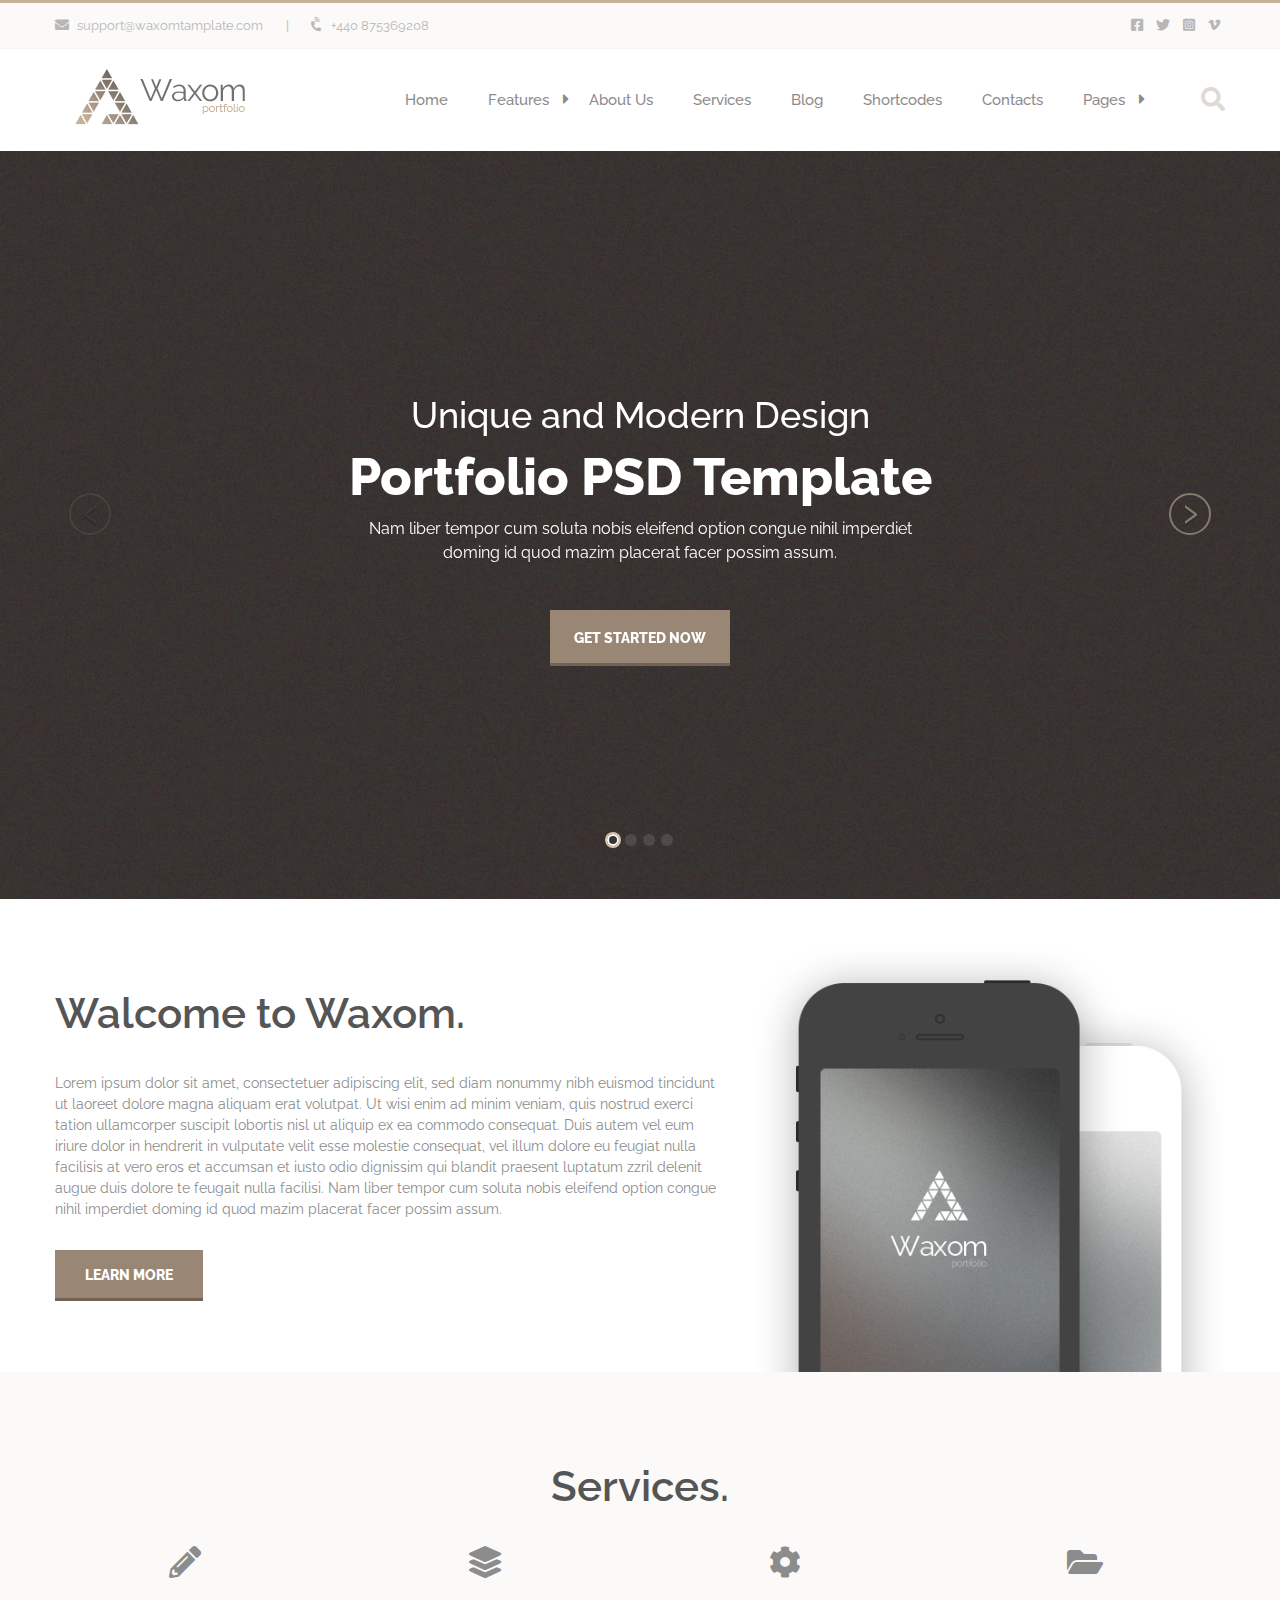
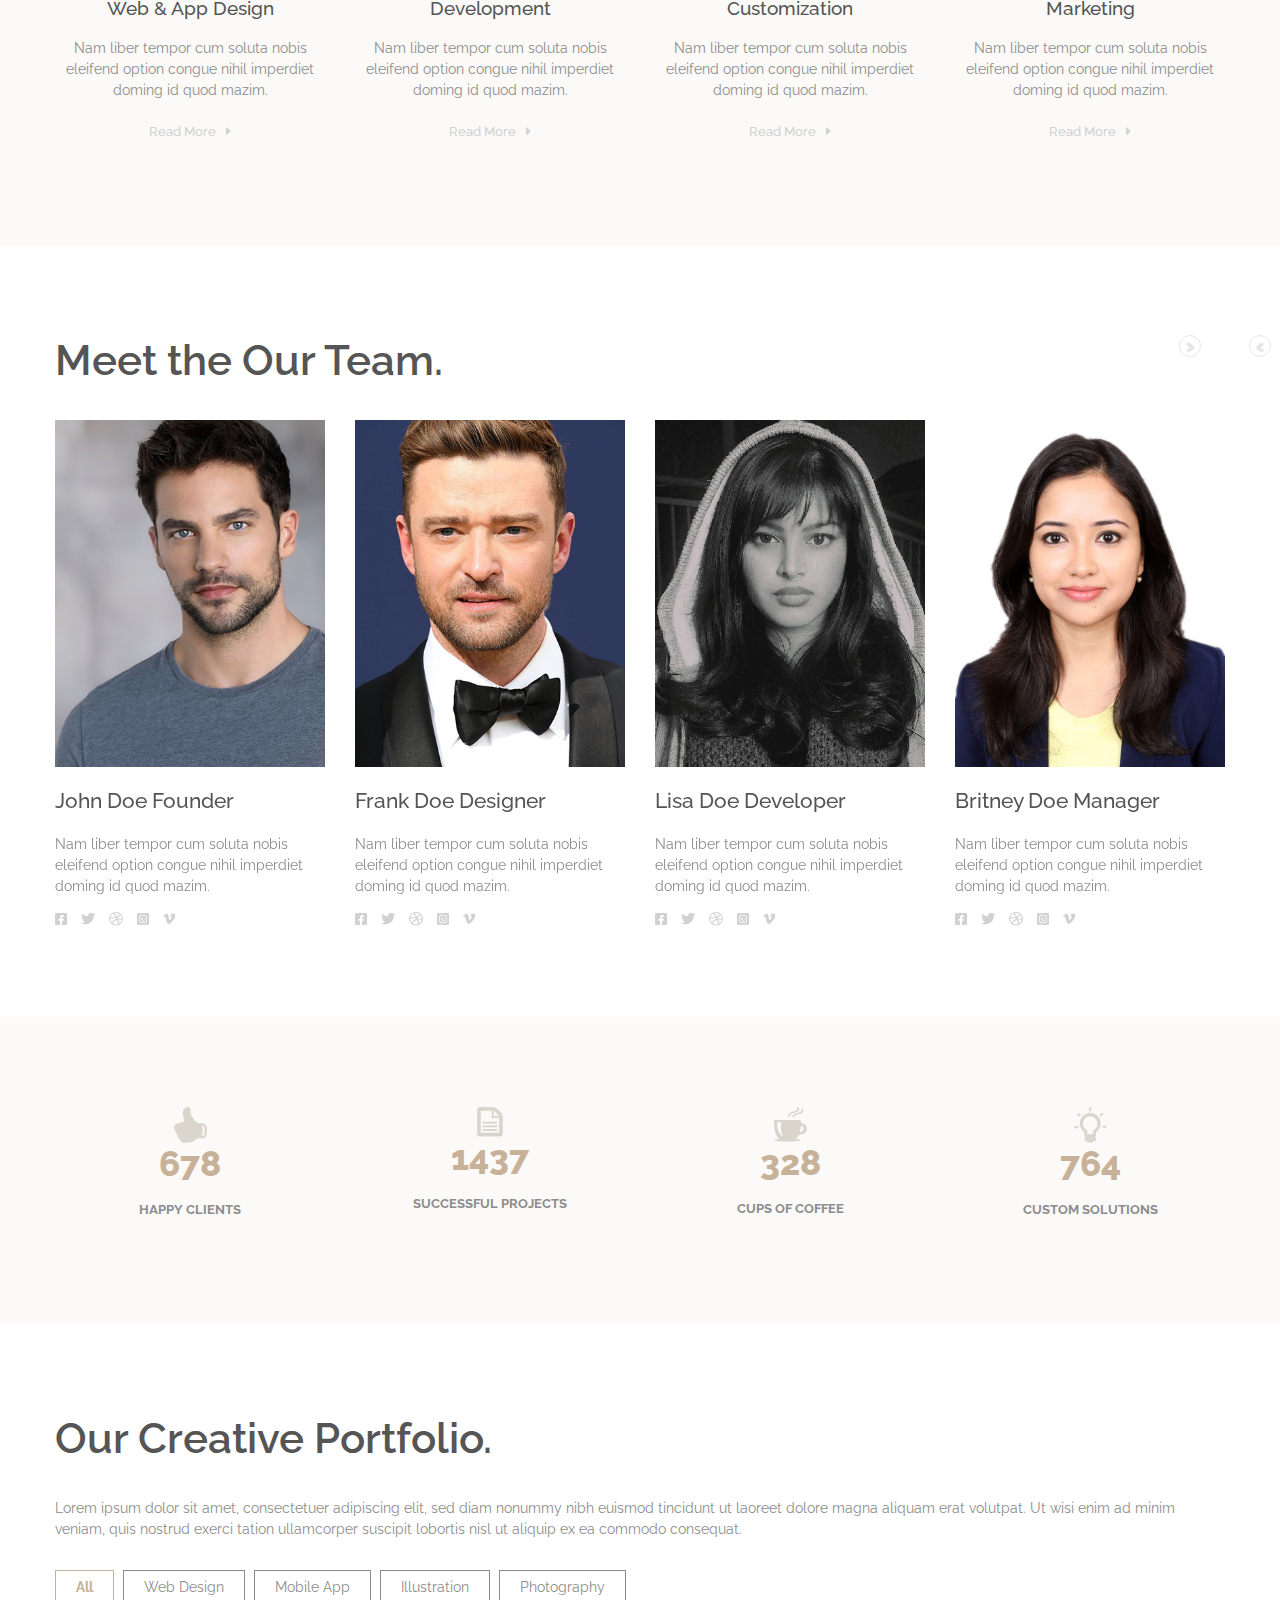
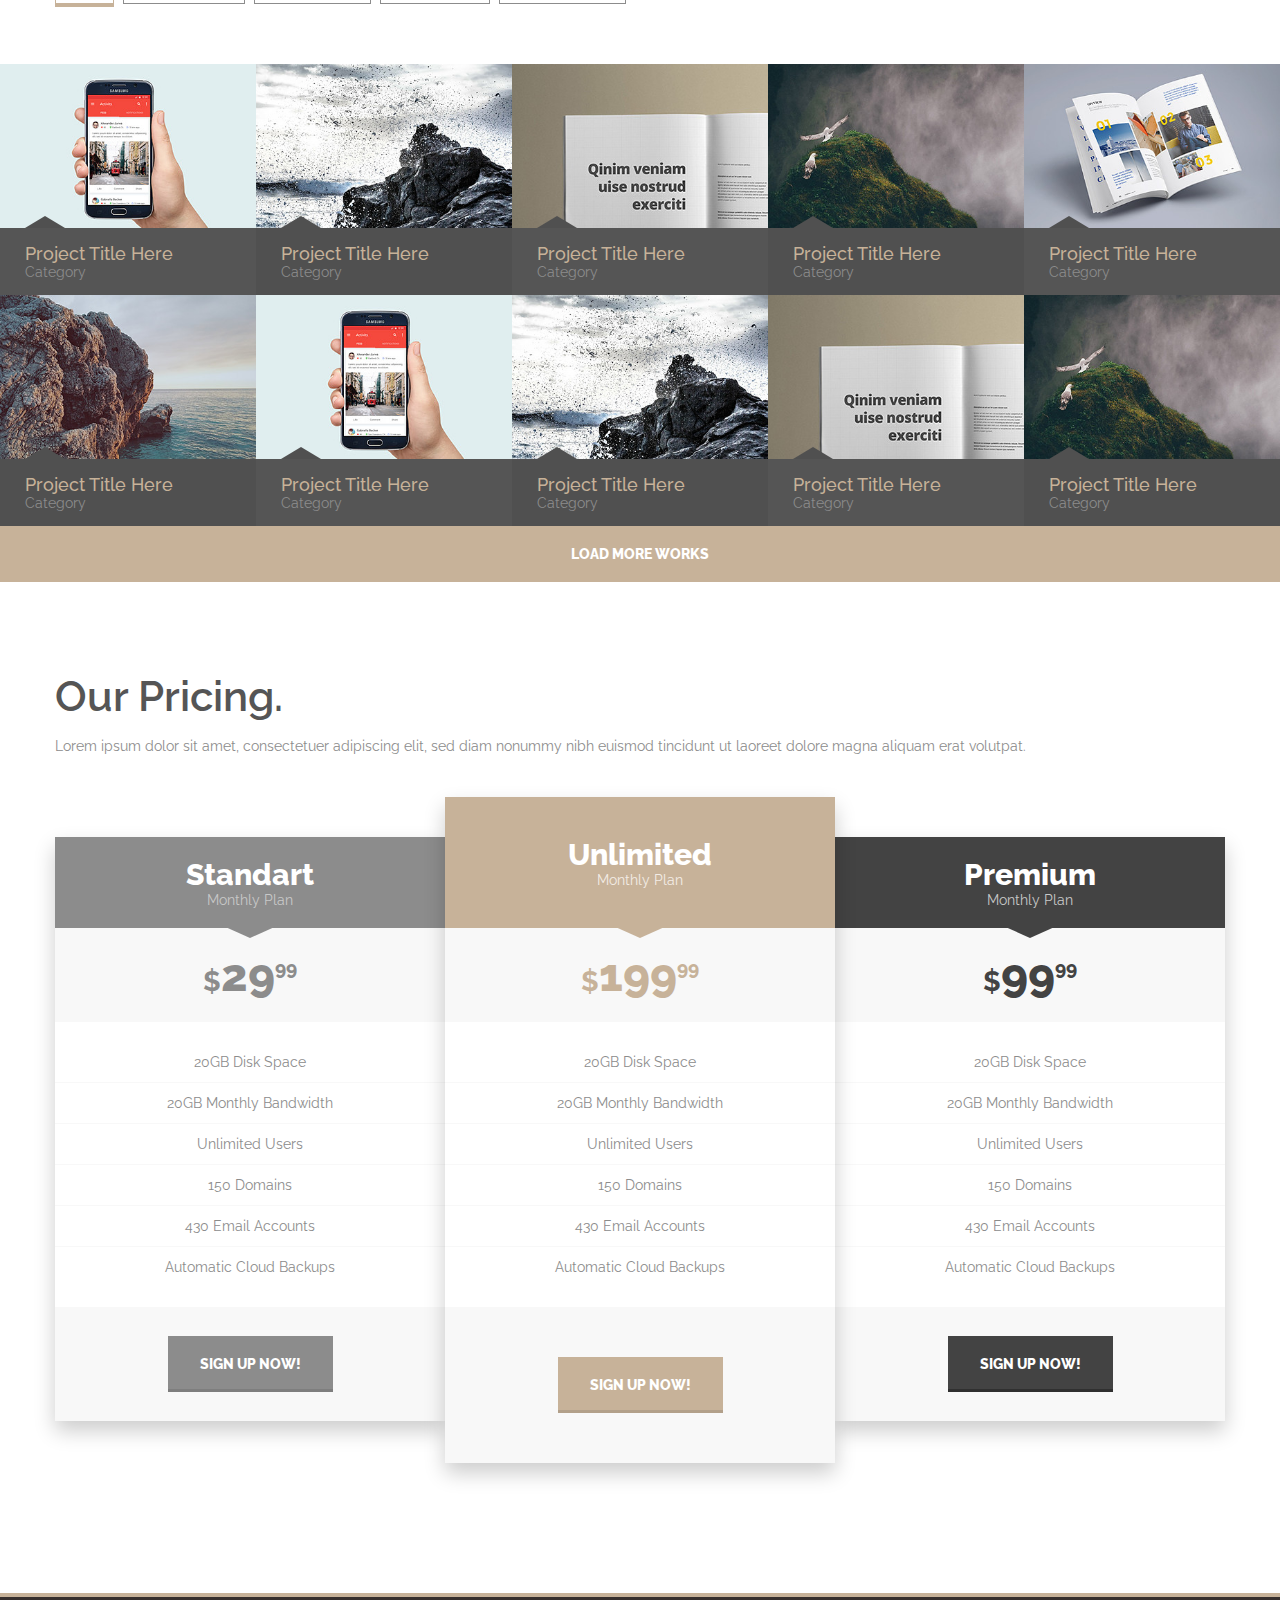
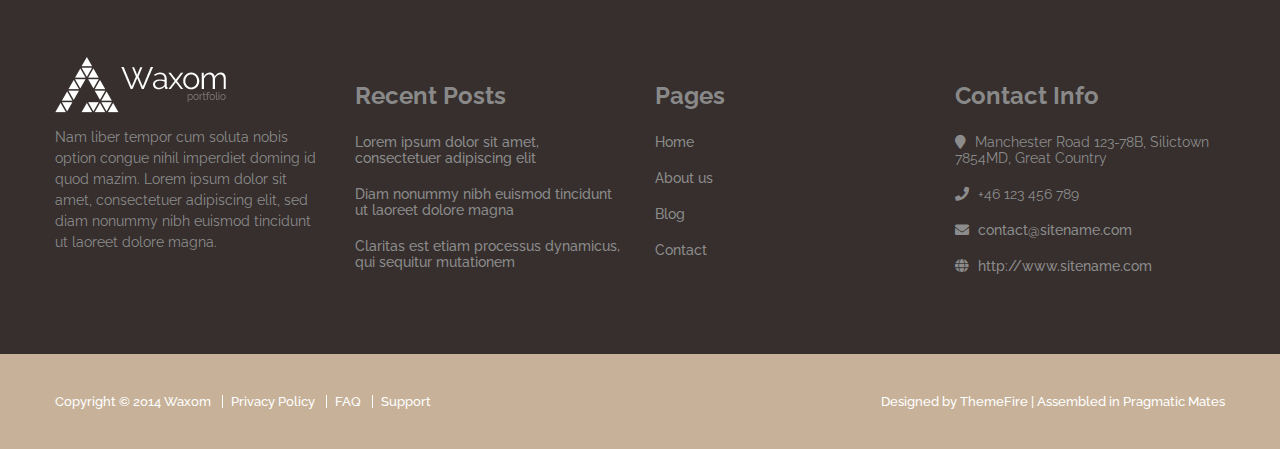
<file: index.html>
<!DOCTYPE html>
<html lang="en">

<head>
   <meta charset="UTF-8">
   <meta name="viewport" content="width=device-width, initial-scale=1.0">
   <title>PSD to Responsive Business HTML Template</title>

   <link rel="stylesheet" href="fonts/fa/css/all.css">
   <link rel="stylesheet" href="lib/owl/dist/assets/owl.carousel.min.css">
   <link rel="stylesheet" href="lib/owl/dist/assets/owl.theme.default.min.css">
   <link rel="stylesheet" href="css/animate.min.css">
   <link href="https://fonts.googleapis.com/css2?family=Raleway:wght@400;500;600;700;800&display=swap" rel="stylesheet">
   <link rel="stylesheet" href="style.css">

   <script src="js/jquery.min.js"></script>
</head>

<body>

   <div class="header-top">
      <div class="container clearfix">
         <div class="left-col col">
            <a class="email" href="mailto:support@waxomtamplate.com"><i class="fas fa-envelope"></i>
               support@waxomtamplate.com</a>
            |
            <span class="contact-num"><i class="fas fa-phone-volume"></i> +440 875369208</span>
         </div>

         <div class="right-col col">
            <div class="social-icons">
               <a href="#"><i class="fab fa-facebook-square"></i></a>
               <a href="#"><i class="fab fa-twitter"></i></a>
               <a href="#"><i class="fab fa-instagram-square"></i></a>
               <a href="#"><i class="fab fa-vimeo-v"></i></a>
            </div>
         </div>
      </div>
   </div>

   <header id="site-header" class="header-white">
      <div class="header-inner">
         <div class="clearfix">
            <div class="logo">
               <a href="#">
                  <img class="logo-black" src="img/logo-black.png" alt="Logo Black">
               </a>
            </div>

            <div class="menu-toggle">
               <i class="fas fa-bars"></i>
            </div>

            <nav id="main-menu">
               <ul class="menu">
                  <li><a href="#">Home</a></li>
                  <li class="menu-item-has-children">
                     <a href="#">Features</a>
                     <ul class="sub-menu">
                        <li><a href="#">Our Activities</a></li>
                        <li><a href="#">What We Do</a></li>
                        <li><a href="#">Our Services</a></li>
                        <li><a href="#">Why Waxom?</a></li>
                     </ul>
                  </li>
                  <li><a href="#">About Us</a></li>
                  <li><a href="#">Services</a></li>
                  <li><a href="#">Blog</a></li>
                  <li><a href="#">Shortcodes</a></li>
                  <li><a href="#">Contacts</a></li>
                  <li class="menu-item-has-children has-megamenu cols-3">
                     <a href="#">Pages</a>
                     <ul class="sub-menu">
                        <li>
                           <a href="#">Column 1</a>
                           <ul class="sub-menu">
                              <li><a href="#">Column</a></li>
                              <li><a href="#">Column 2</a></li>
                              <li><a href="#">Column 3</a></li>
                              <li><a href="#">Column 4</a></li>
                           </ul>
                        </li>
                        <li>
                           <a href="#">About us</a>
                           <ul class="sub-menu">
                              <li><a href="#">About us</a></li>
                              <li><a href="#">About us 2</a></li>
                              <li><a href="#">About us 3</a></li>
                              <li><a href="#">About us 4</a></li>
                           </ul>
                        </li>
                        <li>
                           <a href="#">Shortcodes</a>
                           <ul class="sub-menu">
                              <li><a href="#">Accordion</a></li>
                              <li><a href="#">Counter</a></li>
                              <li><a href="#">Table</a></li>
                              <li><a href="#">Progress bar</a></li>
                           </ul>
                        </li>
                     </ul>
                  </li>
               </ul>

               <span class="header-search"><i class="fas fa-search"></i></span>

               <form class="header-serach-form" action="" method="GET">
                  <div class="form-fields">
                     <input class="search-field" type="text" name="q" placeholder="Enter Keywords...">
                     <button type="submit"><i class="fas fa-search"></i></button>
                  </div>
               </form>
            </nav>
         </div>
      </div>
   </header>

   <section id="slider">
      <div class="container">
         <div class="owl-carousel owl-theme" id="home-slider">
            <div class="slide-item">
               <div class="slide-inner">
                  <h3 class="animate__animated" data-animation="animate__fadeInUp" data-animation-delay="0.2s">Unique
                     and Modern Design</h3>
                  <h2 class="animate__animated" data-animation="animate__fadeInUp" data-animation-delay="0.4s">Portfolio
                     PSD Template</h2>
                  <p class="animate__animated" data-animation="animate__fadeInUp" data-animation-delay="0.6s">Nam liber
                     tempor cum soluta nobis eleifend option congue nihil imperdiet doming id quod mazim placerat facer
                     possim assum.</p>
                  <div class="slide-buttons animate__animated" data-animation="animate__fadeInUp"
                     data-animation-delay="0.8s">
                     <a class="btn-primary" href="#">Get Started Now</a>
                  </div>
               </div>
            </div>

            <div class="slide-item">
               <div class="slide-inner">
                  <h3 class="animate__animated" data-animation="animate__fadeInUp" data-animation-delay="0.2s">Unique
                     and Modern Design</h3>
                  <h2 class="animate__animated" data-animation="animate__fadeInUp" data-animation-delay="0.4s">PSD to
                     HTML Template</h2>
                  <p class="animate__animated" data-animation="animate__fadeInUp" data-animation-delay="0.6s">Nam liber
                     tempor cum soluta nobis eleifend option congue nihil imperdiet doming id quod mazim placerat facer
                     possim assum.</p>
                  <div class="slide-buttons animate__animated" data-animation="animate__fadeInUp"
                     data-animation-delay="0.8s">
                     <a class="btn-primary" href="#">Get Started Now</a>
                  </div>
               </div>
            </div>

            <div class="slide-item">
               <div class="slide-inner">
                  <h3 class="animate__animated" data-animation="animate__fadeInUp" data-animation-delay="0.2s">Unique
                     and Modern Design</h3>
                  <h2 class="animate__animated" data-animation="animate__fadeInUp" data-animation-delay="0.4s">HTML to
                     WordPress Theme Conversation</h2>
                  <p class="animate__animated" data-animation="animate__fadeInUp" data-animation-delay="0.6s">Nam liber
                     tempor cum soluta nobis eleifend option congue nihil imperdiet doming id quod mazim placerat facer
                     possim assum.</p>
                  <div class="slide-buttons animate__animated" data-animation="animate__fadeInUp"
                     data-animation-delay="0.8s">
                     <a class="btn-primary" href="#">Get Started Now</a>
                  </div>
               </div>
            </div>

            <div class="slide-item">
               <div class="slide-inner">
                  <h3 class="animate__animated" data-animation="animate__fadeInUp" data-animation-delay="0.2s">Unique
                     and Modern Design</h3>
                  <h2 class="animate__animated" data-animation="animate__fadeInUp" data-animation-delay="0.4s">Adobe XD
                     to HTML Template</h2>
                  <p class="animate__animated" data-animation="animate__fadeInUp" data-animation-delay="0.6s">Nam liber
                     tempor cum soluta nobis eleifend option congue nihil imperdiet doming id quod mazim placerat facer
                     possim assum.</p>
                  <div class="slide-buttons animate__animated" data-animation="animate__fadeInUp"
                     data-animation-delay="0.8s">
                     <a class="btn-primary" href="#">Get Started Now</a>
                  </div>
               </div>
            </div>
         </div>
      </div>
   </section>

   <section id="welcome">
      <div class="container">
         <div class="flex">
            <div class="col-left col-7">
               <h2 class="section-heading">Walcome to Waxom.</h2>
               <p>Lorem ipsum dolor sit amet, consectetuer adipiscing elit, sed diam nonummy nibh euismod tincidunt ut
                  laoreet dolore magna aliquam erat volutpat. Ut wisi enim ad minim veniam, quis nostrud exerci tation
                  ullamcorper suscipit lobortis nisl ut aliquip ex ea commodo consequat. Duis autem vel eum iriure dolor
                  in hendrerit in vulputate velit esse molestie consequat, vel illum dolore eu feugiat nulla facilisis
                  at vero eros et accumsan et iusto odio dignissim qui blandit praesent luptatum zzril delenit augue
                  duis dolore te feugait nulla facilisi. Nam liber tempor cum soluta nobis eleifend option congue nihil
                  imperdiet doming id quod mazim placerat facer possim assum.</p>

               <p class="welcome-button"><a class="btn-primary" href="#">Learn More</a></p>
            </div>

            <div class="col-right col-5">
               <img src="img/mobile.png" alt="Mobile">
            </div>
         </div>
      </div>
   </section>

   <section id="services">
      <div class="container">
         <h2 class="section-heading">Services.</h2>

         <div class="flex">
            <div class="col-3">
               <div class="icon"><i class="fas fa-pencil-alt"></i></div>
               <h3>Web & App Design</h3>
               <p>Nam liber tempor cum soluta nobis eleifend option congue nihil imperdiet doming id quod mazim.</p>
               <p class="read-more"><a href="#">Read More</a></p>
            </div>

            <div class="col-3">
               <div class="icon"><i class="fas fa-layer-group"></i></div>
               <h3>Development</h3>
               <p>Nam liber tempor cum soluta nobis eleifend option congue nihil imperdiet doming id quod mazim.</p>
               <p class="read-more"><a href="#">Read More</a></p>
            </div>

            <div class="col-3">
               <div class="icon"><i class="fas fa-cog"></i></div>
               <h3>Customization</h3>
               <p>Nam liber tempor cum soluta nobis eleifend option congue nihil imperdiet doming id quod mazim.</p>
               <p class="read-more"><a href="#">Read More</a></p>
            </div>

            <div class="col-3">
               <div class="icon"><i class="fas fa-folder-open"></i></div>
               <h3>Marketing</h3>
               <p>Nam liber tempor cum soluta nobis eleifend option congue nihil imperdiet doming id quod mazim.</p>
               <p class="read-more"><a href="#">Read More</a></p>
            </div>
         </div>
      </div>
   </section>

   <section id="team">
      <div class="container">
         <h2 class="section-heading">Meet the Our Team.</h2>

         <div class="section-content">
            <div class="owl-carousel owl-theme" id="team-slider">
               <div class="member">
                  <div class="photo">
                     <img src="img/member-1.jpg" alt="">
                  </div>
                  <h3 class="name">John Doe <span>Founder</span></h3>
                  <p>Nam liber tempor cum soluta nobis eleifend option congue nihil imperdiet doming id quod mazim.</p>
                  <div class="social">
                     <a href="#"><i class="fab fa-facebook-square"></i></a>
                     <a href="#"><i class="fab fa-twitter"></i></a>
                     <a href="#"><i class="fab fa-dribbble"></i></a>
                     <a href="#"><i class="fab fa-instagram-square"></i></a>
                     <a href="#"><i class="fab fa-vimeo-v"></i></a>
                  </div>
               </div>

               <div class="member">
                  <div class="photo">
                     <img src="img/member-2.jpeg" alt="">
                  </div>
                  <h3 class="name">Frank Doe <span>Designer</span></h3>
                  <p>Nam liber tempor cum soluta nobis eleifend option congue nihil imperdiet doming id quod mazim.</p>
                  <div class="social">
                     <a href="#"><i class="fab fa-facebook-square"></i></a>
                     <a href="#"><i class="fab fa-twitter"></i></a>
                     <a href="#"><i class="fab fa-dribbble"></i></a>
                     <a href="#"><i class="fab fa-instagram-square"></i></a>
                     <a href="#"><i class="fab fa-vimeo-v"></i></a>
                  </div>
               </div>

               <div class="member">
                  <div class="photo">
                     <img src="img/member-3.png" alt="">
                  </div>
                  <h3 class="name">Lisa Doe <span>Developer</span></h3>
                  <p>Nam liber tempor cum soluta nobis eleifend option congue nihil imperdiet doming id quod mazim.</p>
                  <div class="social">
                     <a href="#"><i class="fab fa-facebook-square"></i></a>
                     <a href="#"><i class="fab fa-twitter"></i></a>
                     <a href="#"><i class="fab fa-dribbble"></i></a>
                     <a href="#"><i class="fab fa-instagram-square"></i></a>
                     <a href="#"><i class="fab fa-vimeo-v"></i></a>
                  </div>
               </div>

               <div class="member">
                  <div class="photo">
                     <img src="img/member-4.jpg" alt="">
                  </div>
                  <h3 class="name">Britney Doe <span>Manager</span></h3>
                  <p>Nam liber tempor cum soluta nobis eleifend option congue nihil imperdiet doming id quod mazim.</p>
                  <div class="social">
                     <a href="#"><i class="fab fa-facebook-square"></i></a>
                     <a href="#"><i class="fab fa-twitter"></i></a>
                     <a href="#"><i class="fab fa-dribbble"></i></a>
                     <a href="#"><i class="fab fa-instagram-square"></i></a>
                     <a href="#"><i class="fab fa-vimeo-v"></i></a>
                  </div>
               </div>

               <div class="member">
                  <div class="photo">
                     <img src="img/member-5.jpg" alt="">
                  </div>
                  <h3 class="name">John Doe <span>Founder</span></h3>
                  <p>Nam liber tempor cum soluta nobis eleifend option congue nihil imperdiet doming id quod mazim.</p>
                  <div class="social">
                     <a href="#"><i class="fab fa-facebook-square"></i></a>
                     <a href="#"><i class="fab fa-twitter"></i></a>
                     <a href="#"><i class="fab fa-dribbble"></i></a>
                     <a href="#"><i class="fab fa-instagram-square"></i></a>
                     <a href="#"><i class="fab fa-vimeo-v"></i></a>
                  </div>
               </div>

               <div class="member">
                  <div class="photo">
                     <img src="img/member-6.jpg" alt="">
                  </div>
                  <h3 class="name">John Smith <span>Programmer</span></h3>
                  <p>Nam liber tempor cum soluta nobis eleifend option congue nihil imperdiet doming id quod mazim.</p>
                  <div class="social">
                     <a href="#"><i class="fab fa-facebook-square"></i></a>
                     <a href="#"><i class="fab fa-twitter"></i></a>
                     <a href="#"><i class="fab fa-dribbble"></i></a>
                     <a href="#"><i class="fab fa-instagram-square"></i></a>
                     <a href="#"><i class="fab fa-vimeo-v"></i></a>
                  </div>
               </div>

               <div class="member">
                  <div class="photo">
                     <img src="img/member-7.jpg" alt="">
                  </div>
                  <h3 class="name">Angelina <span>Designer</span></h3>
                  <p>Nam liber tempor cum soluta nobis eleifend option congue nihil imperdiet doming id quod mazim.</p>
                  <div class="social">
                     <a href="#"><i class="fab fa-facebook-square"></i></a>
                     <a href="#"><i class="fab fa-twitter"></i></a>
                     <a href="#"><i class="fab fa-dribbble"></i></a>
                     <a href="#"><i class="fab fa-instagram-square"></i></a>
                     <a href="#"><i class="fab fa-vimeo-v"></i></a>
                  </div>
               </div>
            </div>
         </div>
      </div>
   </section>

   <section id="counter">
      <div class="container">
         <div class="flex">
            <div class="col-3">
               <div class="counter-item">
                  <div class="counter-icon"><img src="img/happy.png" alt=""></div>
                  <div class="counter-value">678</div>
                  <h4>Happy Clients</h4>
               </div>
            </div>

            <div class="col-3">
               <div class="counter-item">
                  <div class="counter-icon"><img src="img/note.png" alt=""></div>
                  <div class="counter-value">1437</div>
                  <h4>Successful Projects</h4>
               </div>
            </div>

            <div class="col-3">
               <div class="counter-item">
                  <div class="counter-icon"><img src="img/cup.png" alt=""></div>
                  <div class="counter-value">328</div>
                  <h4>Cups of Coffee</h4>
               </div>
            </div>

            <div class="col-3">
               <div class="counter-item">
                  <div class="counter-icon"><img src="img/bulb.png" alt=""></div>
                  <div class="counter-value">764</div>
                  <h4>Custom Solutions</h4>
               </div>
            </div>
         </div>
      </div>
   </section>

   <section id="portfolio">
      <div class="container">
         <h2 class="section-heading">Our Creative Portfolio.</h2>
         <p>Lorem ipsum dolor sit amet, consectetuer adipiscing elit, sed diam nonummy nibh euismod tincidunt ut laoreet
            dolore magna aliquam erat volutpat. Ut wisi enim ad minim veniam, quis nostrud exerci tation ullamcorper
            suscipit lobortis nisl ut aliquip ex ea commodo consequat.</p>

         <div class="portfolio-filter">
            <ul>
               <li data-filter="all">All</li>
               <li data-filter=".web-design">Web Design</li>
               <li data-filter=".mobile-app">Mobile App</li>
               <li data-filter=".illustration">Illustration</li>
               <li data-filter=".photography">Photography</li>
            </ul>
         </div>
      </div>
      <!--/ .container-->

      <div class="porfolio-items">
         <div class="item mix web-design">
            <div class="image">
               <img src="img/portfolio-item-1.jpg" alt="">

               <div class="overlay">
                  <div class="overlay-icons">
                     <i class="fas fa-link"></i>
                     <i class="fas fa-search"></i>
                  </div>
               </div>
            </div>

            <div class="desc">
               <h3 class="title"><a href="#">Project Title Here</a></h3>
               <span class="categroy">Category</span>
            </div>
         </div>

         <div class="item mix mobile-app">
            <div class="image">
               <img src="img/portfolio-item-2.jpg" alt="">

               <div class="overlay">
                  <div class="overlay-icons">
                     <i class="fas fa-link"></i>
                     <i class="fas fa-search"></i>
                  </div>
               </div>
            </div>

            <div class="desc">
               <h3 class="title"><a href="#">Project Title Here</a></h3>
               <span class="categroy">Category</span>
            </div>
         </div>

         <div class="item mix illustration photography">
            <div class="image">
               <img src="img/portfolio-item-3.jpg" alt="">

               <div class="overlay">
                  <div class="overlay-icons">
                     <i class="fas fa-link"></i>
                     <i class="fas fa-search"></i>
                  </div>
               </div>
            </div>

            <div class="desc">
               <h3 class="title"><a href="#">Project Title Here</a></h3>
               <span class="categroy">Category</span>
            </div>
         </div>

         <div class="item mix web-design">
            <div class="image">
               <img src="img/portfolio-item-4.jpg" alt="">

               <div class="overlay">
                  <div class="overlay-icons">
                     <i class="fas fa-link"></i>
                     <i class="fas fa-search"></i>
                  </div>
               </div>
            </div>

            <div class="desc">
               <h3 class="title"><a href="#">Project Title Here</a></h3>
               <span class="categroy">Category</span>
            </div>
         </div>

         <div class="item mix photography">
            <div class="image">
               <img src="img/portfolio-item-5.jpg" alt="">

               <div class="overlay">
                  <div class="overlay-icons">
                     <i class="fas fa-link"></i>
                     <i class="fas fa-search"></i>
                  </div>
               </div>
            </div>

            <div class="desc">
               <h3 class="title"><a href="#">Project Title Here</a></h3>
               <span class="categroy">Category</span>

            </div>
         </div>

         <div class="item mix photography">
            <div class="image">
               <img src="img/portfolio-item-6.jpg" alt="">

               <div class="overlay">
                  <div class="overlay-icons">
                     <i class="fas fa-link"></i>
                     <i class="fas fa-search"></i>
                  </div>
               </div>
            </div>

            <div class="desc">
               <h3 class="title"><a href="#">Project Title Here</a></h3>
               <span class="categroy">Category</span>
            </div>
         </div>

         <div class="item mix mobile-app">
            <div class="image">
               <img src="img/portfolio-item-1.jpg" alt="">

               <div class="overlay">
                  <div class="overlay-icons">
                     <i class="fas fa-link"></i>
                     <i class="fas fa-search"></i>
                  </div>
               </div>
            </div>

            <div class="desc">
               <h3 class="title"><a href="#">Project Title Here</a></h3>
               <span class="categroy">Category</span>
            </div>
         </div>

         <div class="item mix illustration">
            <div class="image">
               <img src="img/portfolio-item-2.jpg" alt="">

               <div class="overlay">
                  <div class="overlay-icons">
                     <i class="fas fa-link"></i>
                     <i class="fas fa-search"></i>
                  </div>
               </div>
            </div>

            <div class="desc">
               <h3 class="title"><a href="#">Project Title Here</a></h3>
               <span class="categroy">Category</span>
            </div>
         </div>

         <div class="item mix web-design">
            <div class="image">
               <img src="img/portfolio-item-3.jpg" alt="">

               <div class="overlay">
                  <div class="overlay-icons">
                     <i class="fas fa-link"></i>
                     <i class="fas fa-search"></i>
                  </div>
               </div>
            </div>

            <div class="desc">
               <h3 class="title"><a href="#">Project Title Here</a></h3>
               <span class="categroy">Category</span>
            </div>
         </div>

         <div class="item mix mobile-app">
            <div class="image">
               <img src="img/portfolio-item-4.jpg" alt="">

               <div class="overlay">
                  <div class="overlay-icons">
                     <i class="fas fa-link"></i>
                     <i class="fas fa-search"></i>
                  </div>
               </div>
            </div>

            <div class="desc">
               <h3 class="title"><a href="#">Project Title Here</a></h3>
               <span class="categroy">Category</span>
            </div>
         </div>
      </div>

      <a href="#" class="load-more">Load more Works</a>
   </section>

   <section id="pricing">
      <div class="container">
         <div class="section-header">
            <h2 class="section-heading">Our Pricing.</h2>
            <p class="section-desc">Lorem ipsum dolor sit amet, consectetuer adipiscing elit, sed diam nonummy nibh
               euismod tincidunt ut laoreet dolore magna aliquam erat volutpat.</p>
         </div>

         <div class="section-content">
            <div class="flex">
               <div class="col-4">
                  <div class="plan plan-1">
                     <div class="plan-title">
                        <h3>Standart</h3>
                        <span class="plan-type">Monthly Plan</span>
                     </div>

                     <div class="price-tag">
                        <span class="cur">$</span><span class="price">29<sup>99</sup></span>
                     </div>

                     <ul class="features">
                        <li>20GB Disk Space</li>
                        <li>20GB Monthly Bandwidth</li>
                        <li>Unlimited Users</li>
                        <li>150 Domains</li>
                        <li>430 Email Accounts</li>
                        <li>Automatic Cloud Backups</li>
                     </ul>

                     <div class="plan-footer">
                        <a href="#">Sign up Now!</a>
                     </div>
                  </div>
               </div>

               <div class="col-4">
                  <div class="plan plan-2">
                     <div class="plan-title">
                        <h3>Unlimited</h3>
                        <span class="plan-type">Monthly Plan</span>
                     </div>

                     <div class="price-tag">
                        <span class="cur">$</span><span class="price">199<sup>99</sup></span>
                     </div>

                     <ul class="features">
                        <li>20GB Disk Space</li>
                        <li>20GB Monthly Bandwidth</li>
                        <li>Unlimited Users</li>
                        <li>150 Domains</li>
                        <li>430 Email Accounts</li>
                        <li>Automatic Cloud Backups</li>
                     </ul>

                     <div class="plan-footer">
                        <a href="#">Sign up Now!</a>
                     </div>
                  </div>
               </div>

               <div class="col-4">
                  <div class="plan plan-3">
                     <div class="plan-title">
                        <h3>Premium</h3>
                        <span class="plan-type">Monthly Plan</span>
                     </div>

                     <div class="price-tag">
                        <span class="cur">$</span><span class="price">99<sup>99</sup></span>
                     </div>

                     <ul class="features">
                        <li>20GB Disk Space</li>
                        <li>20GB Monthly Bandwidth</li>
                        <li>Unlimited Users</li>
                        <li>150 Domains</li>
                        <li>430 Email Accounts</li>
                        <li>Automatic Cloud Backups</li>
                     </ul>

                     <div class="plan-footer">
                        <a href="#">Sign up Now!</a>
                     </div>
                  </div>
               </div>
            </div>
         </div>
      </div>
   </section>

   <footer class="site-footer">
      <div class="footer-top">
         <div class="container">
            <div class="flex">
               <div class="col-3">
                  <div class="footer-con">
                     <div class="footer-logo">
                        <a href="#"><img src="img/logo-white.png" alt=""></a>
                     </div>

                     <p>Nam liber tempor cum soluta nobis option congue nihil imperdiet doming id quod mazim. Lorem
                        ipsum dolor sit amet, consectetuer adipiscing elit, sed diam nonummy nibh euismod tincidunt ut
                        laoreet dolore magna.</p>
                  </div>
               </div>

               <div class="col-3">
                  <div class="footer-con">
                     <h3>Recent Posts</h3>
                     <ul>
                        <li><a href="#">Lorem ipsum dolor sit amet, consectetuer adipiscing elit</a></li>

                        <li><a href="#">Diam nonummy nibh euismod tincidunt ut laoreet dolore magna</a></li>

                        <li><a href="#">Claritas est etiam processus dynamicus, qui sequitur mutationem</a></li>
                     </ul>
                  </div>
               </div>

               <div class="col-3">
                  <div class="footer-con">
                     <h3>Pages</h3>
                     <ul>
                        <li><a href="#">Home</a></li>
                        <li><a href="#">About us</a></li>
                        <li><a href="#">Blog</a></li>
                        <li><a href="#">Contact</a></li>
                     </ul>
                  </div>
               </div>

               <div class="col-3">
                  <div class="footer-con">
                     <h3>Contact Info</h3>
                     <div class="widget-content">
                        <ul>
                           <li class="widget-contact-details">
                              <i class="fas fa-map-marker"></i>
                              <span>Manchester Road 123-78B, Silictown 7854MD, Great Country</span>
                           </li>

                           <li class="widget-contact-details">
                              <i class="fas fa-phone"></i>
                              <span>+46 123 456 789</span>
                           </li>

                           <li class="widget-contact-details">
                              <i class="fas fa-envelope"></i>
                              <span><a href="mailto:contact@sitename.com"
                                    class="accent-hover">contact@sitename.com</a></span>
                           </li>

                           <li class="widget-contact-details">
                              <i class="fas fa-globe"></i>
                              <span><a href="http://www.sitename.com"
                                    class="accent-hover">http://www.sitename.com</a></span>
                           </li>
                        </ul>
                     </div>
                  </div>
               </div>
            </div>
         </div>
      </div>

      <div class="footer-bottom">
         <div class="container">
            <div class="flex">
               <div class="col-6">
                  <div class="copyright">
                     Copyright © 2014 <a href="#">Waxom</a>
                     <a href="#">Privacy Policy</a>
                     <a href="#">FAQ</a>
                     <a href="#">Support</a>
                  </div>
               </div>

               <div class="col-6">
                  <div class="credit">
                     <span>Designed by <a href="#">ThemeFire</a></span> | <span>Assembled in <a href="#">Pragmatic
                           Mates</a></span>
                  </div>
               </div>
            </div>
         </div>
      </div>
   </footer>

   <script src="lib/owl/dist/owl.carousel.min.js"></script>
   <script src="js/jquery.appear.js"></script>
   <script src="js/count-to.js"></script>
   <script src="js/mixitup.min.js"></script>

   <script src="js/custom.js"></script>
</body>

</html>
</file>
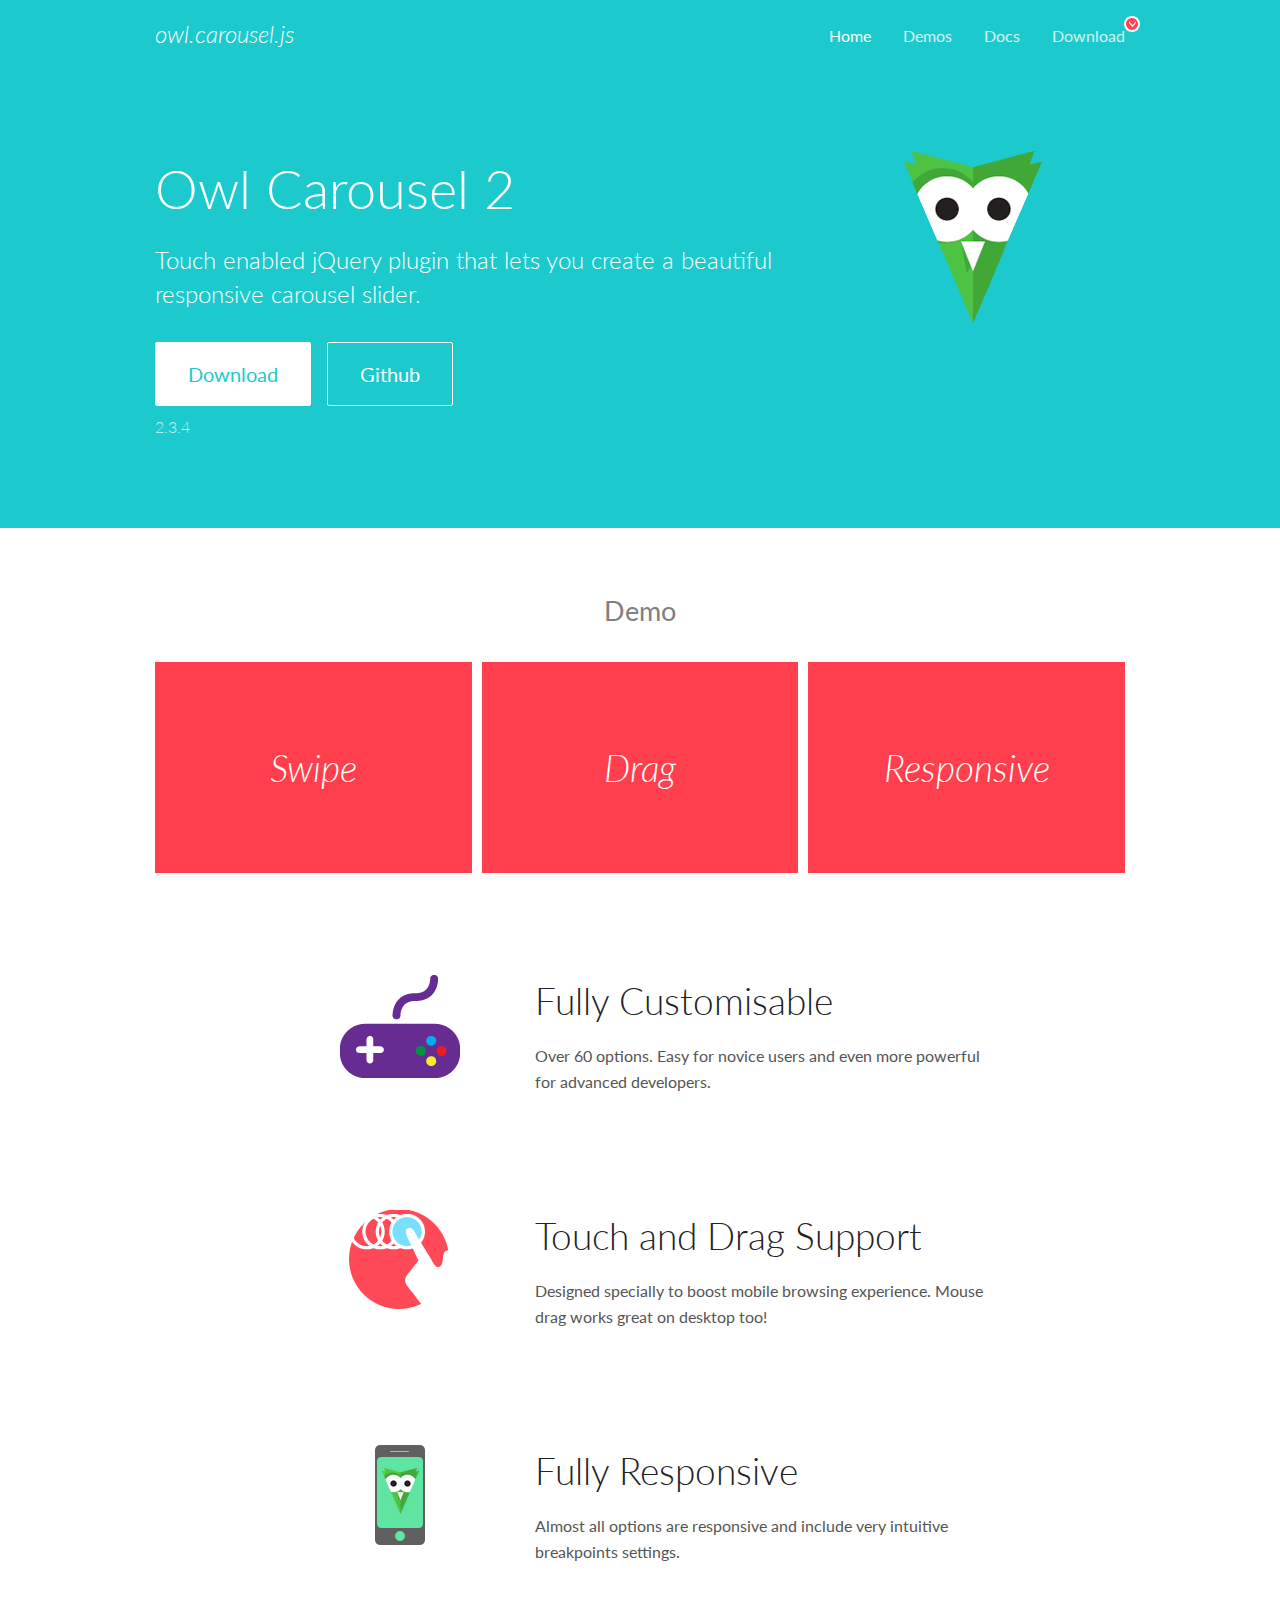
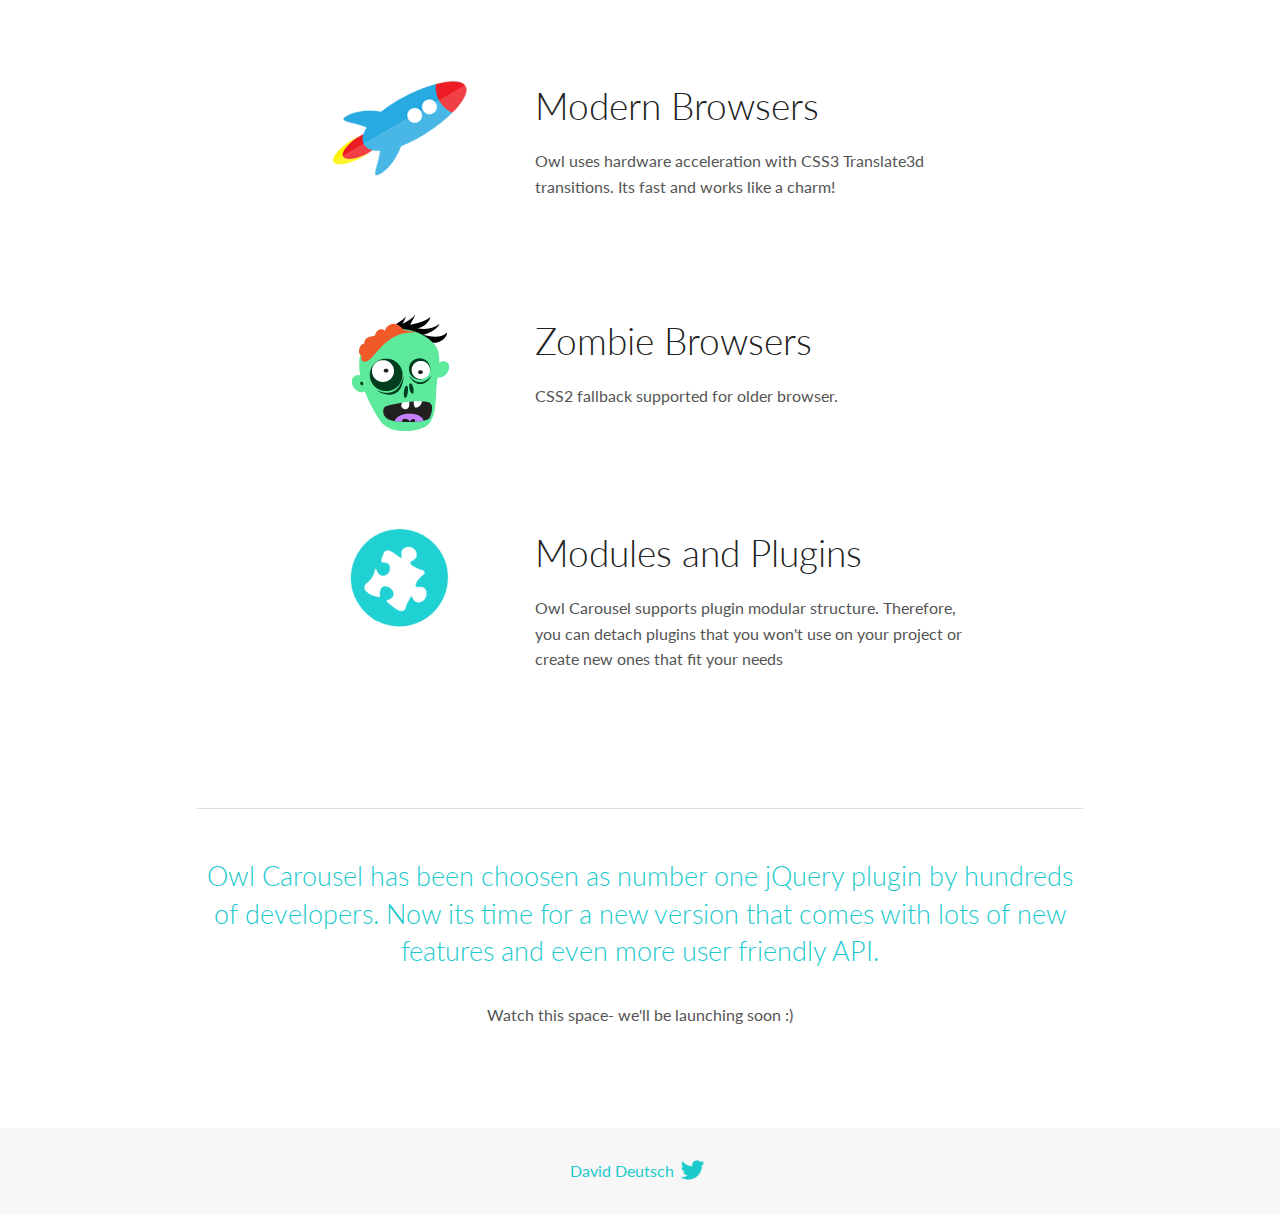
<file: lib/owl/docs/index.html>
<!DOCTYPE html>
<html lang="en">
  <head>

    <!-- head -->
    <meta charset="utf-8">
    <meta name="msapplication-tap-highlight" content="no" />
    <meta name="viewport" content="width=device-width, initial-scale=1.0" />
    <meta name="description" content="Touch enabled jQuery plugin that lets you create beautiful responsive carousel slider.">
    <meta name="author" content="David Deutsch">
    <title>
      Home | Owl Carousel | 2.3.4
    </title>

    <!-- Stylesheets -->
    <link href='https://fonts.googleapis.com/css?family=Lato:300,400,700,400italic,300italic' rel='stylesheet' type='text/css'>
    <link rel="stylesheet" href="assets/css/docs.theme.min.css">

    <!-- Owl Stylesheets -->
    <link rel="stylesheet" href="assets/owlcarousel/assets/owl.carousel.min.css">
    <link rel="stylesheet" href="assets/owlcarousel/assets/owl.theme.default.min.css">

    <!-- HTML5 shim and Respond.js IE8 support of HTML5 elements and media queries -->

    <!--[if lt IE 9]>
      <script src="https://oss.maxcdn.com/libs/html5shiv/3.7.0/html5shiv.js"></script>
      <script src="https://oss.maxcdn.com/libs/respond.js/1.3.0/respond.min.js"></script>
    <![endif]-->

    <!-- Favicons -->
    <link rel="apple-touch-icon-precomposed" sizes="144x144" href="assets/ico/apple-touch-icon-144-precomposed.png">
    <link rel="shortcut icon" href="assets/ico/favicon.png">
    <link rel="shortcut icon" href="favicon.ico">

    <!-- Yeah i know js should not be in header. Its required for demos.-->

    <!-- javascript -->
    <script src="assets/vendors/jquery.min.js"></script>
    <script src="assets/owlcarousel/owl.carousel.js"></script>
  </head>
  <body>

    <!-- header -->
    <header class="header">
      <div class="row">
        <div class="large-12 columns">
          <div class="brand left">
            <h3>
              <a href="/OwlCarousel2/">owl.carousel.js</a> 
            </h3>
          </div>
          <a id="toggle-nav" class="right">
            <span></span> <span></span> <span></span> 
          </a> 
          <div class="nav-bar">
            <ul class="clearfix">
              <li class="active">
                <a href="/OwlCarousel2/index.html">Home</a> 
              </li>
              <li> <a href="/OwlCarousel2/demos/demos.html">Demos</a>  </li>
              <li> <a href="/OwlCarousel2/docs/started-welcome.html">Docs</a>  </li>
              <li>
                <a href="https://github.com/OwlCarousel2/OwlCarousel2/archive/2.3.4.zip">Download</a> 
                <span class="download"></span> 
              </li>
            </ul>
          </div>
        </div>
      </div>
    </header>

    <!-- home panel -->
    <section id="hero">
      <div class="row">
        <div class="large-8 medium-8 columns">
          <h1>Owl Carousel 2</h1>
          <h4>Touch enabled jQuery plugin that lets you create a beautiful responsive carousel slider.</h4>
          <a href="https://github.com/OwlCarousel2/OwlCarousel2/archive/2.3.4.zip" class="hero-button">Download</a> 
          <a href="https://github.com/OwlCarousel2/OwlCarousel2" class="hero-button outline">Github</a> 
          <p>2.3.4</p>
        </div>
        <div class="large-4 medium-4 columns">
          <img class="owl-logo" src="assets/img/owl-logo.png" alt="mr. Owl">
        </div>
      </div>
    </section>

    <!-- body -->
    <div class="home-demo">
      <div class="row">
        <div class="large-12 columns">
          <h3>Demo</h3>
          <div class="owl-carousel">
            <div class="item">
              <h2>Swipe</h2>
            </div>
            <div class="item">
              <h2>Drag</h2>
            </div>
            <div class="item">
              <h2>Responsive</h2>
            </div>
            <div class="item">
              <h2>CSS3</h2>
            </div>
            <div class="item">
              <h2>Fast</h2>
            </div>
            <div class="item">
              <h2>Easy</h2>
            </div>
            <div class="item">
              <h2>Free</h2>
            </div>
            <div class="item">
              <h2>Upgradable</h2>
            </div>
            <div class="item">
              <h2>Tons of options</h2>
            </div>
            <div class="item">
              <h2>Infinity</h2>
            </div>
            <div class="item">
              <h2>Auto Width</h2>
            </div>
          </div>
        </div>
      </div>
    </div>
    <script>
      var owl = $('.owl-carousel');
      owl.owlCarousel({
        margin: 10,
        loop: true,
        responsive: {
          0: {
            items: 1
          },
          600: {
            items: 2
          },
          1000: {
            items: 3
          }
        }
      })
    </script>

    <!-- features -->
    <div id="features">
      <div class="row">
        <div class="small-12 medium-9 small-centered columns">
          <section class="row feature">
            <div class="medium-4 small-12 columns">
              <img src="assets/img/feature-options.png" alt="">
            </div>
            <div class="medium-8 small-12 columns">
              <h2>Fully Customisable</h2>
              <p>Over 60 options. Easy for novice users and even more powerful for advanced developers.</p>
            </div>
          </section>
          <section class="row feature">
            <div class="medium-4 small-12 columns">
              <img src="assets/img/feature-drag.png" alt="">
            </div>
            <div class="medium-8 small-12 columns">
              <h2>Touch and Drag Support</h2>
              <p>Designed specially to boost mobile browsing experience. Mouse drag works great on desktop too!</p>
            </div>
          </section>
          <section class="row feature">
            <div class="medium-4 small-12 columns">
              <img src="assets/img/feature-responsive.png" alt="">
            </div>
            <div class="medium-8 small-12 columns">
              <h2>Fully Responsive</h2>
              <p>Almost all options are responsive and include very intuitive breakpoints settings.</p>
            </div>
          </section>
          <section class="row feature">
            <div class="medium-4 small-12 columns">
              <img src="assets/img/feature-modern.png" alt="">
            </div>
            <div class="medium-8 small-12 columns">
              <h2>Modern Browsers</h2>
              <p>Owl uses hardware acceleration with CSS3 Translate3d transitions. Its fast and works like a charm! </p>
            </div>
          </section>
          <section class="row feature">
            <div class="medium-4 small-12 columns">
              <img src="assets/img/feature-zombie.png" alt="">
            </div>
            <div class="medium-8 small-12 columns">
              <h2>Zombie Browsers</h2>
              <p>CSS2 fallback supported for older browser.</p>
            </div>
          </section>
          <section class="row feature">
            <div class="medium-4 small-12 columns">
              <img src="assets/img/feature-module.png" alt="">
            </div>
            <div class="medium-8 small-12 columns">
              <h2>Modules and Plugins</h2>
              <p>Owl Carousel supports plugin modular structure. Therefore, you can detach plugins that you won&#x27;t use on your project or create new ones that fit your needs</p>
            </div>
          </section>
        </div>
      </div>
    </div>

    <!-- footer -->
    <section id="teaser-text">
      <div class="row">
        <div class="small-12 medium-11 small-centered columns">
          <hr>
          <h3 id="owl-carousel-has-been-choosen-as-number-one-jquery-plugin-by-hundreds-of-developers-now-its-time-for-a-new-version-that-comes-with-lots-of-new-features-and-even-more-user-friendly-api-">Owl Carousel has been choosen as number one jQuery plugin by hundreds of developers. Now its time for a new version that comes with lots of new features and even more user friendly API.</h3>
          <p>Watch this space- we&#39;ll be launching soon :)</p>
        </div>
      </div>
    </section>

    <!-- footer -->
    <footer class="footer">
      <div class="row">
        <div class="large-12 columns">
          <h5>
            <a href="/OwlCarousel2/docs/support-contact.html">David Deutsch</a> 
            <a id="custom-tweet-button" href="https://twitter.com/share?url=https://github.com/OwlCarousel2/OwlCarousel2&text=Owl Carousel - This is so awesome! " target="_blank"></a> 
          </h5>
        </div>
      </div>
    </footer>

    <!-- vendors -->
    <script src="assets/vendors/highlight.js"></script>
    <script src="assets/js/app.js"></script>
  </body>
</html>
</file>
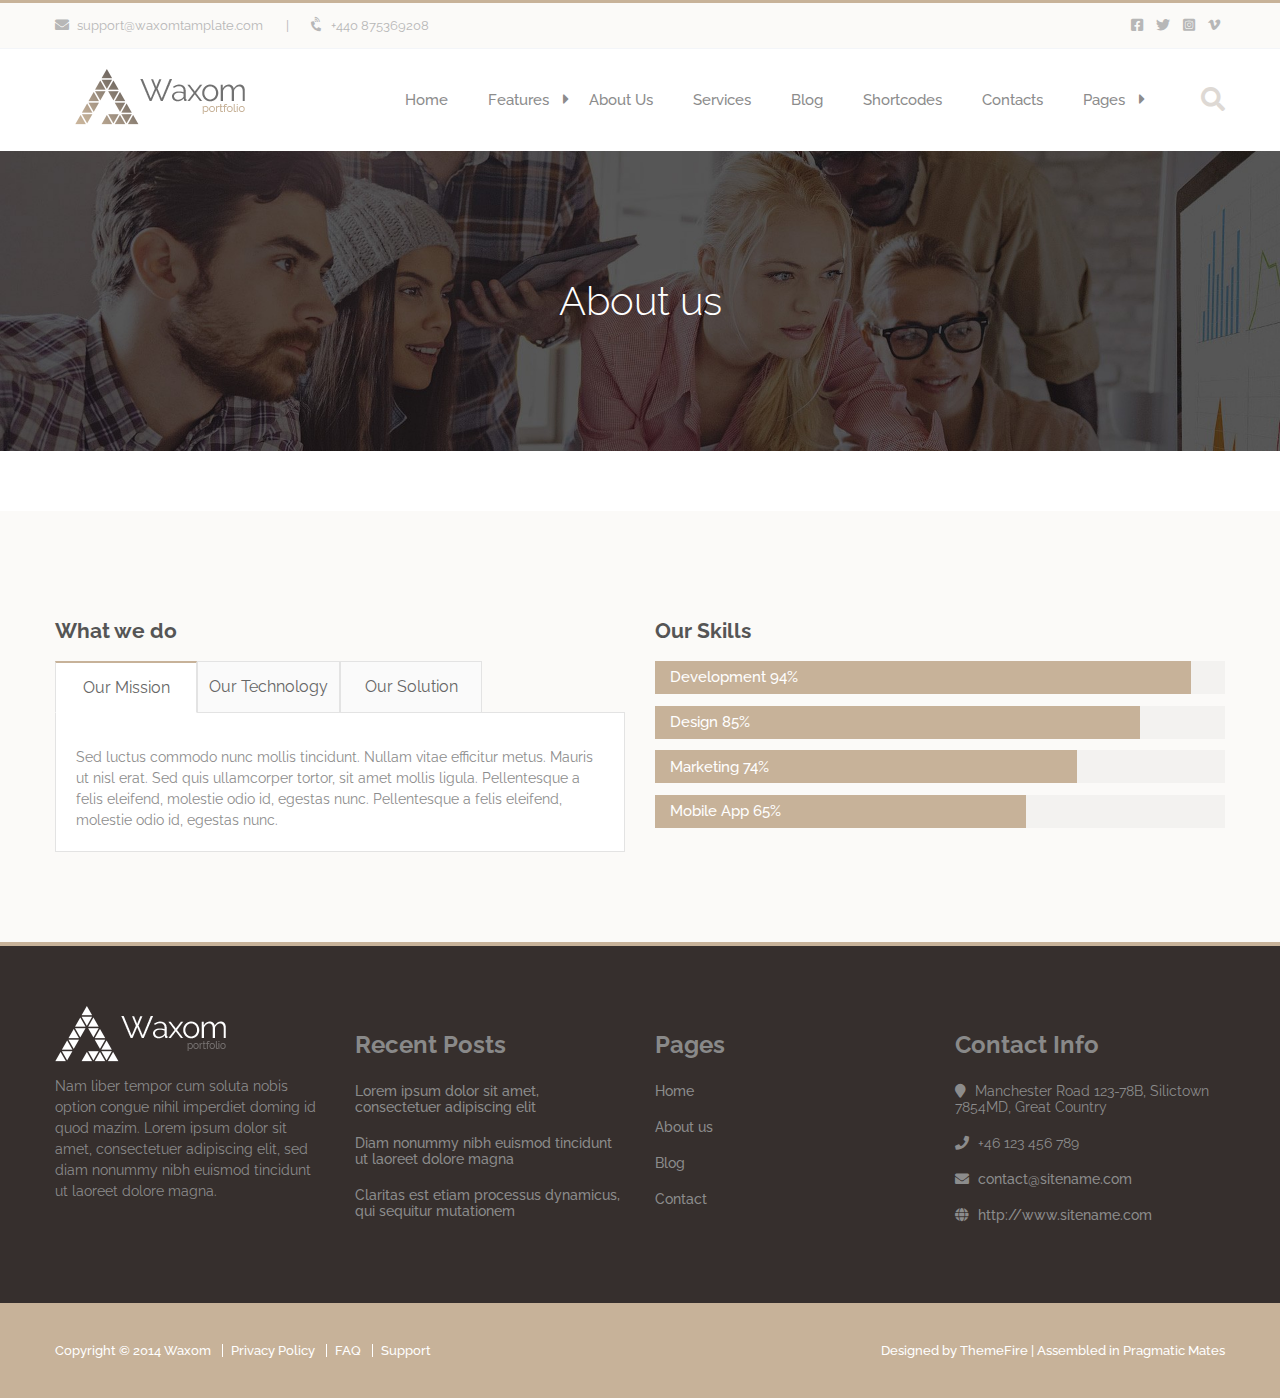
<file: about.html>
<!DOCTYPE html>
<html lang="en">

<head>
   <meta charset="UTF-8">
   <meta name="viewport" content="width=device-width, initial-scale=1.0">
   <title>PSD to Responsive Business HTML Template</title>

   <link rel="stylesheet" href="fonts/fa/css/all.css">
   <link rel="stylesheet" href="lib/owl/dist/assets/owl.carousel.min.css">
   <link rel="stylesheet" href="lib/owl/dist/assets/owl.theme.default.min.css">
   <link rel="stylesheet" href="css/animate.min.css">
   <link href="https://fonts.googleapis.com/css2?family=Raleway:wght@400;500;600;700;800&display=swap" rel="stylesheet">
   <link rel="stylesheet" href="style.css">

   <script src="js/jquery.min.js"></script>
</head>

<body>

   <div class="header-top">
      <div class="container clearfix">
         <div class="left-col col">
            <a class="email" href="mailto:support@waxomtamplate.com"><i class="fas fa-envelope"></i>
               support@waxomtamplate.com</a>
            |
            <span class="contact-num"><i class="fas fa-phone-volume"></i> +440 875369208</span>
         </div>

         <div class="right-col col">
            <div class="social-icons">
               <a href="#"><i class="fab fa-facebook-square"></i></a>
               <a href="#"><i class="fab fa-twitter"></i></a>
               <a href="#"><i class="fab fa-instagram-square"></i></a>
               <a href="#"><i class="fab fa-vimeo-v"></i></a>
            </div>
         </div>
      </div>
   </div>

   <header id="site-header" class="header-white">
      <div class="header-inner">
         <div class="clearfix">
            <div class="logo">
               <a href="#">
                  <img class="logo-black" src="img/logo-black.png" alt="Logo Black">
               </a>
            </div>

            <div class="menu-toggle">
               <i class="fas fa-bars"></i>
            </div>

            <nav id="main-menu">
               <ul class="menu">
                  <li><a href="#">Home</a></li>
                  <li class="menu-item-has-children">
                     <a href="#">Features</a>
                     <ul class="sub-menu">
                        <li><a href="#">Our Activities</a></li>
                        <li><a href="#">What We Do</a></li>
                        <li><a href="#">Our Services</a></li>
                        <li><a href="#">Why Waxom?</a></li>
                     </ul>
                  </li>
                  <li><a href="#">About Us</a></li>
                  <li><a href="#">Services</a></li>
                  <li><a href="#">Blog</a></li>
                  <li><a href="#">Shortcodes</a></li>
                  <li><a href="#">Contacts</a></li>
                  <li class="menu-item-has-children has-megamenu cols-3">
                     <a href="#">Pages</a>
                     <ul class="sub-menu">
                        <li>
                           <a href="#">Column 1</a>
                           <ul class="sub-menu">
                              <li><a href="#">Column</a></li>
                              <li><a href="#">Column 2</a></li>
                              <li><a href="#">Column 3</a></li>
                              <li><a href="#">Column 4</a></li>
                           </ul>
                        </li>
                        <li>
                           <a href="#">About us</a>
                           <ul class="sub-menu">
                              <li><a href="#">About us</a></li>
                              <li><a href="#">About us 2</a></li>
                              <li><a href="#">About us 3</a></li>
                              <li><a href="#">About us 4</a></li>
                           </ul>
                        </li>
                        <li>
                           <a href="#">Shortcodes</a>
                           <ul class="sub-menu">
                              <li><a href="#">Accordion</a></li>
                              <li><a href="#">Counter</a></li>
                              <li><a href="#">Table</a></li>
                              <li><a href="#">Progress bar</a></li>
                           </ul>
                        </li>
                     </ul>
                  </li>
               </ul>

               <span class="header-search"><i class="fas fa-search"></i></span>

               <form class="header-serach-form" action="" method="GET">
                  <div class="form-fields">
                     <input class="search-field" type="text" name="q" placeholder="Enter Keywords...">
                     <button type="submit"><i class="fas fa-search"></i></button>
                  </div>
               </form>
            </nav>
         </div>
      </div>
   </header>

   <div id="page-content">
      <div class="page-header bg" style="background-image: url(img/header-bg-about.jpg);">
         <div class="container">
            <h1 class="page-title">About us</h1>
         </div>
      </div>

      <main id="main-content">
         <section id="our-skills">
            <div class="container">
               <div class="flex">
                  <div class="col-6">
                     <div class="what-we-do">
                        <h2>What we do</h2>
                        <ul class="nav-tabs">
                           <li class="active" data-tab="mission">Our Mission</li>
                           <li data-tab="technology">Our Technology</li>
                           <li data-tab="solution">Our Solution</li>
                        </ul>
   
                        <div class="tab-content mission">
                           <p>Sed luctus commodo nunc mollis tincidunt. Nullam vitae efficitur metus. Mauris ut nisl erat. Sed quis ullamcorper tortor, sit amet mollis ligula. Pellentesque a felis eleifend, molestie odio id, egestas nunc. Pellentesque a felis eleifend, molestie odio id, egestas nunc.</p>
                        </div>
   
                        <div class="tab-content technology">
                           <p>Sed luctus commodo nunc mollis tincidunt. Nullam vitae efficitur metus. Mauris ut nisl erat. Sed quis ullamcorper tortor, sit amet mollis ligula. Pellentesque a felis eleifend, molestie odio id, egestas nunc.</p>
                        </div>

                        <div class="tab-content solution">
                           <p>Sed luctus commodo nunc mollis tincidunt. Nullam vitae efficitur metus. Mauris ut nisl erat. Sed quis ullamcorper tortor, sit amet mollis ligula. Pellentesque a felis eleifend, molestie odio id, egestas nunc.</p>
                        </div>
                     </div>
                  </div>

                  <div class="col-6">
                     <div class="skills">
                        <h2>Our Skills</h2>

                        <div class="progress-bars">
                           <div class="progress-bar">
                              <div class="progress-bar-inner">
                                 <span class="progress-bar-title">Development</span>
                                 <span class="progress-bar-unit">94%</span>
                                 <span class="bar-bg" data-width="94" data-time="200"></span>
                              </div>
                           </div>

                           <div class="progress-bar">
                              <div class="progress-bar-inner">
                                 <span class="progress-bar-title">Design</span>
                                 <span class="progress-bar-unit">85%</span>
                                 <span class="bar-bg" data-width="85" data-time="700"></span>
                              </div>
                           </div>

                           <div class="progress-bar">
                              <div class="progress-bar-inner">
                                 <span class="progress-bar-title">Marketing</span>
                                 <span class="progress-bar-unit">74%</span>
                                 <span class="bar-bg" data-width="74" data-time="1200"></span>
                              </div>
                           </div>

                           <div class="progress-bar">
                              <div class="progress-bar-inner">
                                 <span class="progress-bar-title">Mobile App</span>
                                 <span class="progress-bar-unit">65%</span>
                                 <span class="bar-bg" data-width="65" data-time="1700"></span>
                              </div>
                           </div>
                        </div>
                     </div>
                  </div>
               </div>
            </div>
         </section>
      </main>
   </div>

   <footer class="site-footer">
      <div class="footer-top">
         <div class="container">
            <div class="flex">
               <div class="col-3">
                  <div class="footer-con">
                     <div class="footer-logo">
                        <a href="#"><img src="img/logo-white.png" alt=""></a>
                     </div>

                     <p>Nam liber tempor cum soluta nobis option congue nihil imperdiet doming id quod mazim. Lorem
                        ipsum dolor sit amet, consectetuer adipiscing elit, sed diam nonummy nibh euismod tincidunt ut
                        laoreet dolore magna.</p>
                  </div>
               </div>

               <div class="col-3">
                  <div class="footer-con">
                     <h3>Recent Posts</h3>
                     <ul>
                        <li><a href="#">Lorem ipsum dolor sit amet, consectetuer adipiscing elit</a></li>

                        <li><a href="#">Diam nonummy nibh euismod tincidunt ut laoreet dolore magna</a></li>

                        <li><a href="#">Claritas est etiam processus dynamicus, qui sequitur mutationem</a></li>
                     </ul>
                  </div>
               </div>

               <div class="col-3">
                  <div class="footer-con">
                     <h3>Pages</h3>
                     <ul>
                        <li><a href="#">Home</a></li>
                        <li><a href="#">About us</a></li>
                        <li><a href="#">Blog</a></li>
                        <li><a href="#">Contact</a></li>
                     </ul>
                  </div>
               </div>

               <div class="col-3">
                  <div class="footer-con">
                     <h3>Contact Info</h3>
                     <div class="widget-content">
                        <ul>
                           <li class="widget-contact-details">
                              <i class="fas fa-map-marker"></i>
                              <span>Manchester Road 123-78B, Silictown 7854MD, Great Country</span>
                           </li>

                           <li class="widget-contact-details">
                              <i class="fas fa-phone"></i>
                              <span>+46 123 456 789</span>
                           </li>

                           <li class="widget-contact-details">
                              <i class="fas fa-envelope"></i>
                              <span><a href="mailto:contact@sitename.com"
                                    class="accent-hover">contact@sitename.com</a></span>
                           </li>

                           <li class="widget-contact-details">
                              <i class="fas fa-globe"></i>
                              <span><a href="http://www.sitename.com"
                                    class="accent-hover">http://www.sitename.com</a></span>
                           </li>
                        </ul>
                     </div>
                  </div>
               </div>
            </div>
         </div>
      </div>

      <div class="footer-bottom">
         <div class="container">
            <div class="flex">
               <div class="col-6">
                  <div class="copyright">
                     Copyright © 2014 <a href="#">Waxom</a>
                     <a href="#">Privacy Policy</a>
                     <a href="#">FAQ</a>
                     <a href="#">Support</a>
                  </div>
               </div>

               <div class="col-6">
                  <div class="credit">
                     <span>Designed by <a href="#">ThemeFire</a></span> | <span>Assembled in <a href="#">Pragmatic
                           Mates</a></span>
                  </div>
               </div>
            </div>
         </div>
      </div>
   </footer>

   <script src="lib/owl/dist/owl.carousel.min.js"></script>
   <script src="js/jquery.appear.js"></script>
   <script src="js/count-to.js"></script>
   <script src="js/mixitup.min.js"></script>

   <script src="js/custom.js"></script>
</body>

</html>
</file>
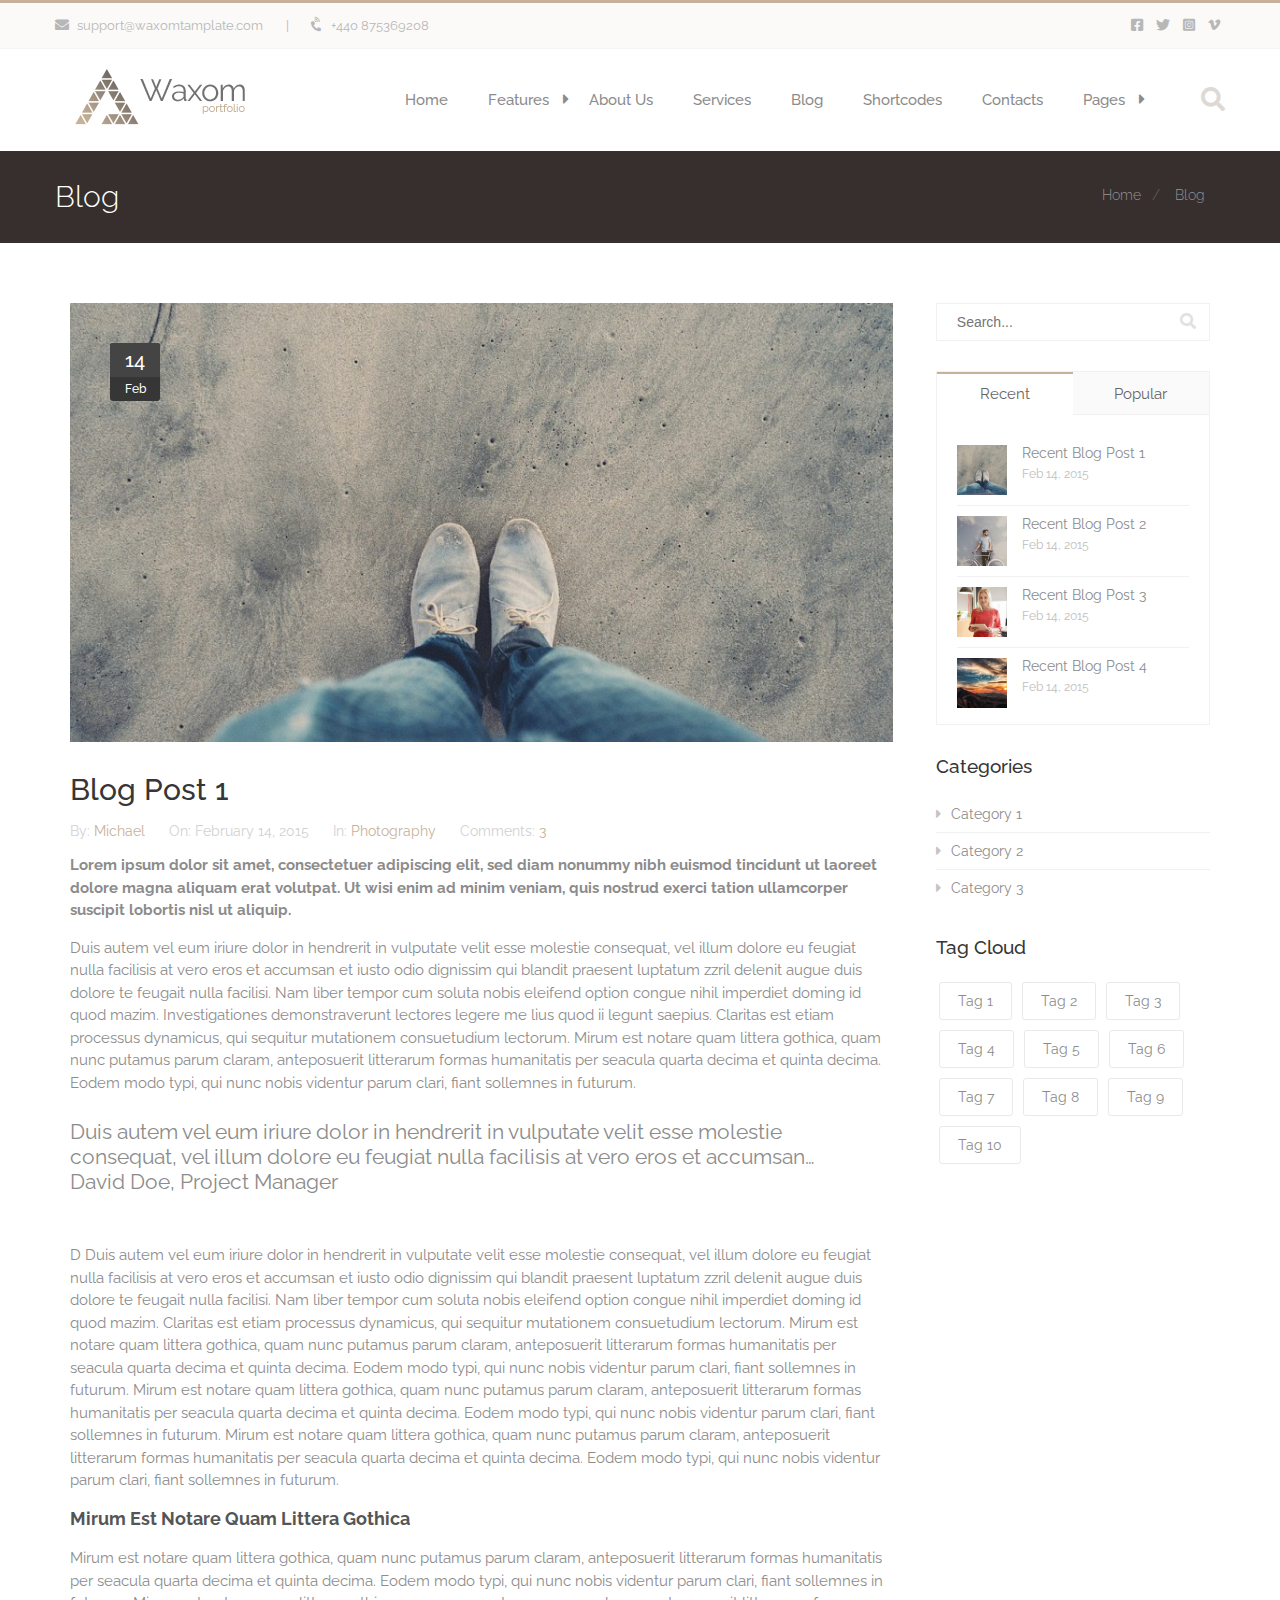
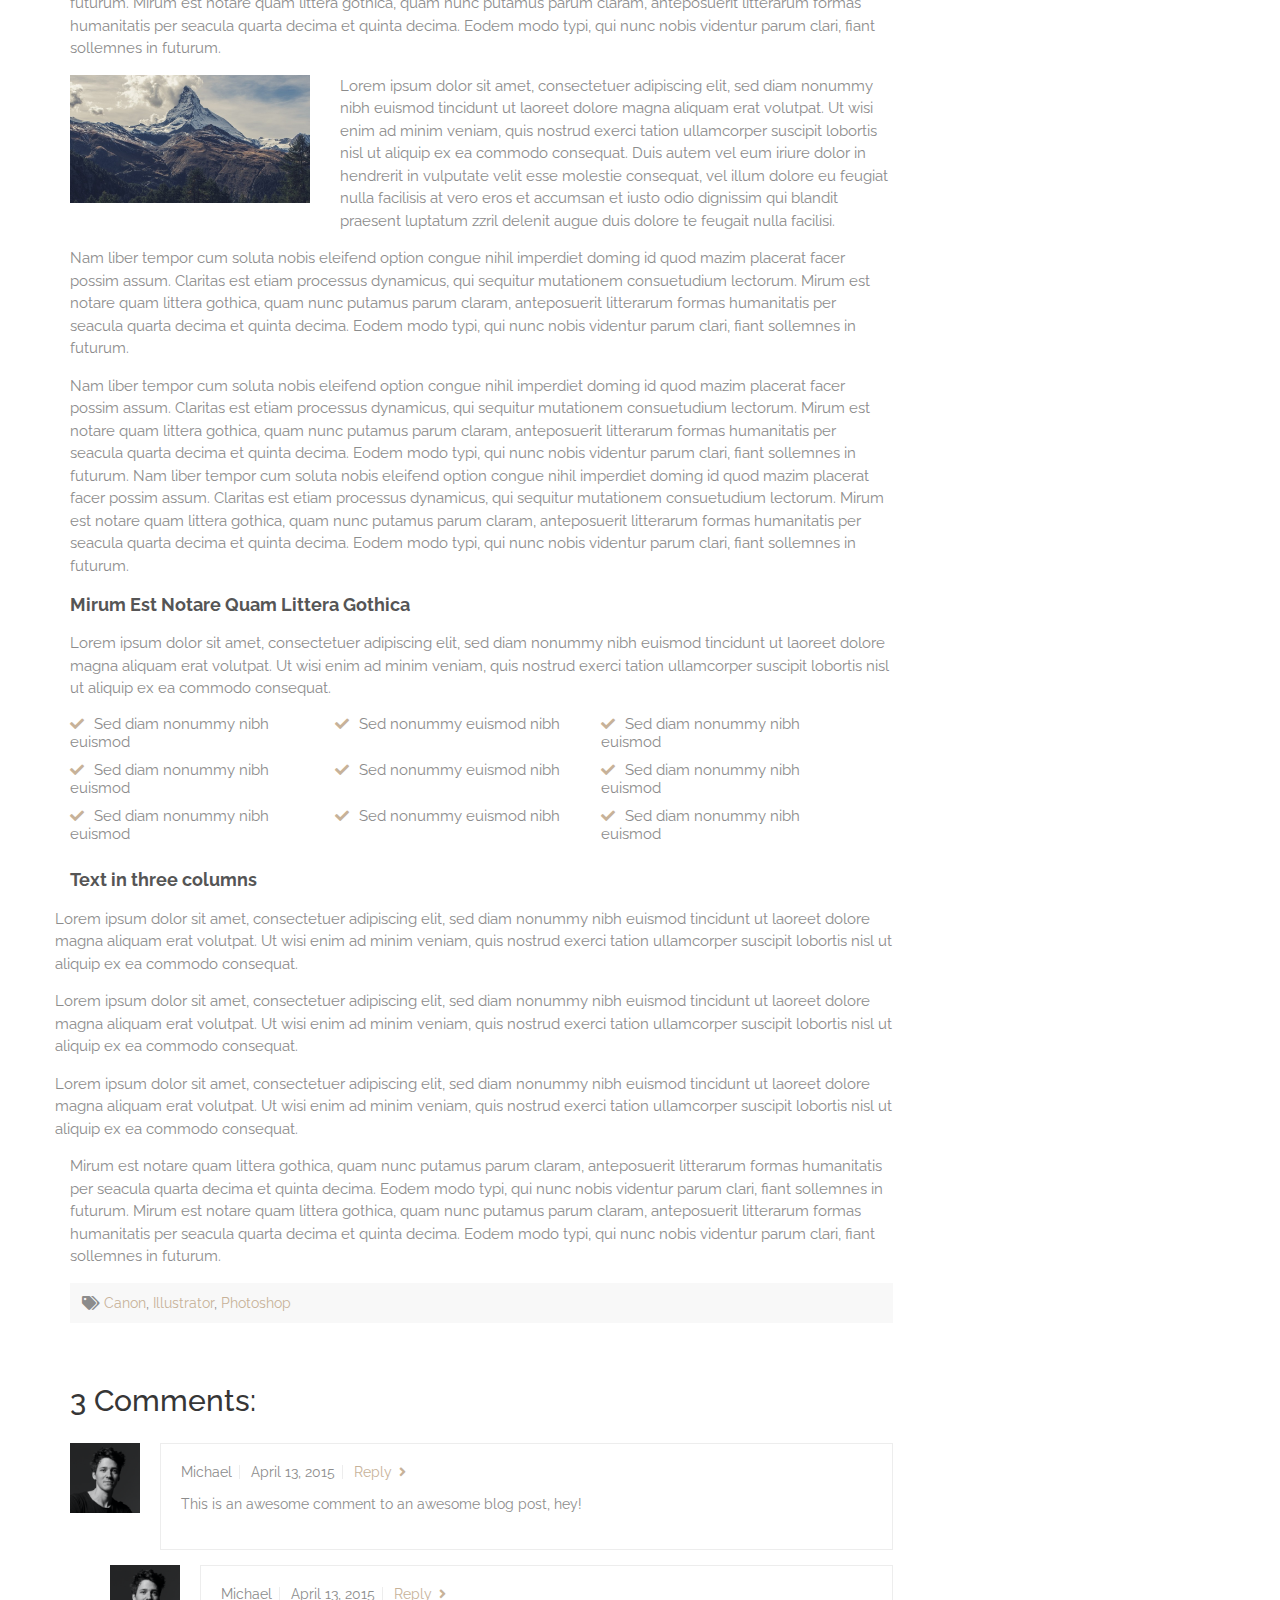
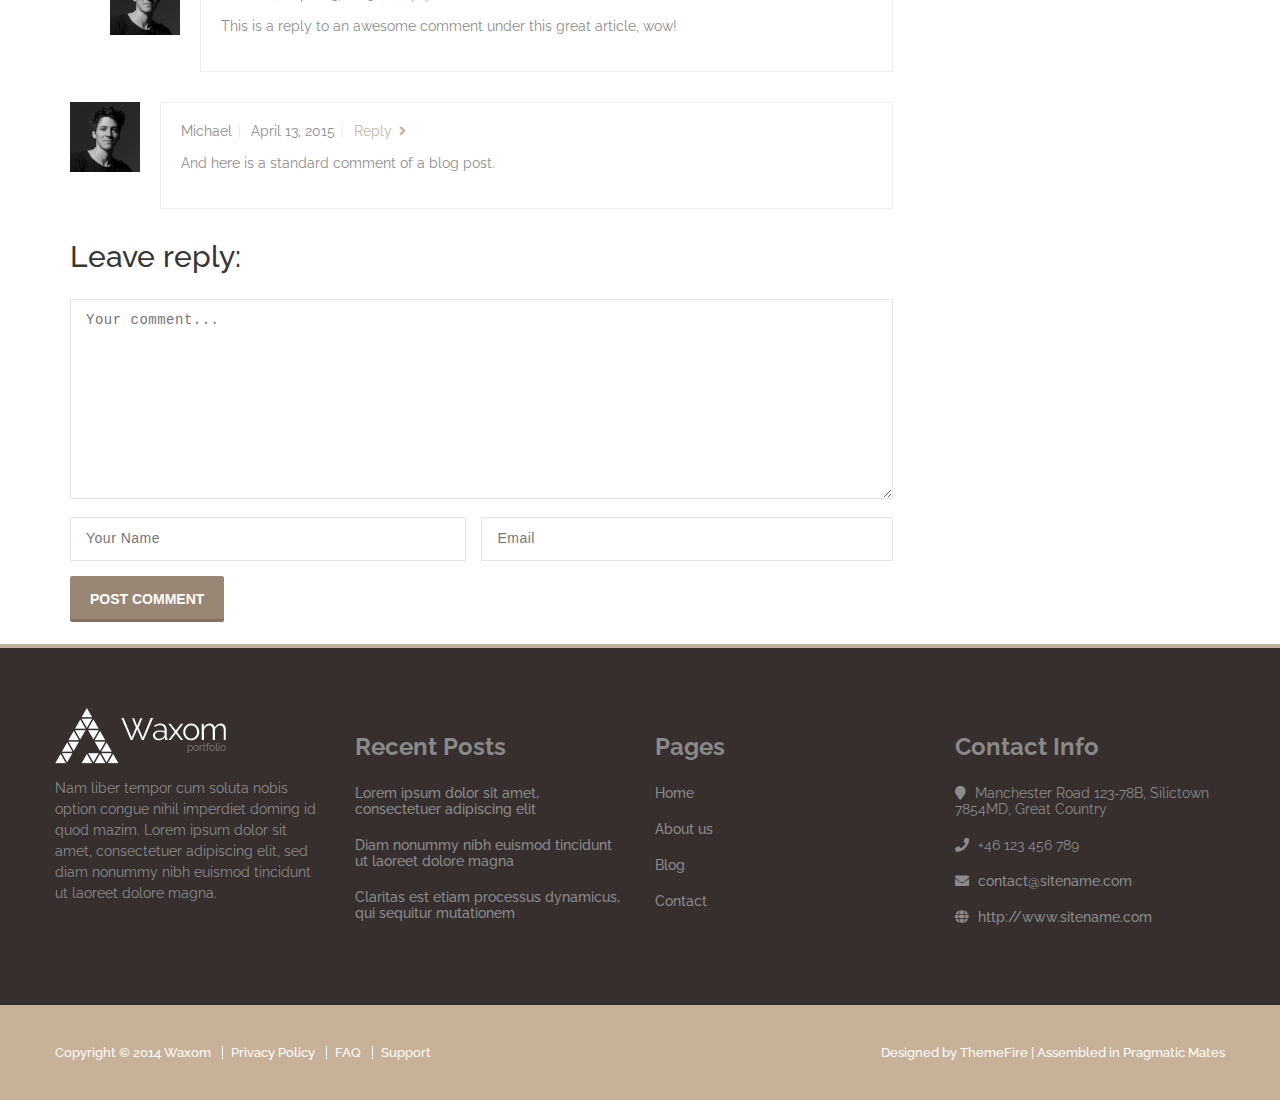
<file: blog-single.html>
<!DOCTYPE html>
<html lang="en">

<head>
   <meta charset="UTF-8">
   <meta name="viewport" content="width=device-width, initial-scale=1.0">
   <title>PSD to Responsive Business HTML Template</title>

   <link rel="stylesheet" href="fonts/fa/css/all.css">
   <link rel="stylesheet" href="lib/owl/dist/assets/owl.carousel.min.css">
   <link rel="stylesheet" href="lib/owl/dist/assets/owl.theme.default.min.css">
   <link rel="stylesheet" href="css/animate.min.css">
   <link href="https://fonts.googleapis.com/css2?family=Raleway:wght@400;500;600;700;800&display=swap" rel="stylesheet">
   <link rel="stylesheet" href="style.css">

   <script src="js/jquery.min.js"></script>
</head>

<body>

   <div class="header-top">
      <div class="container clearfix">
         <div class="left-col col">
            <a class="email" href="mailto:support@waxomtamplate.com"><i class="fas fa-envelope"></i>
               support@waxomtamplate.com</a>
            |
            <span class="contact-num"><i class="fas fa-phone-volume"></i> +440 875369208</span>
         </div>

         <div class="right-col col">
            <div class="social-icons">
               <a href="#"><i class="fab fa-facebook-square"></i></a>
               <a href="#"><i class="fab fa-twitter"></i></a>
               <a href="#"><i class="fab fa-instagram-square"></i></a>
               <a href="#"><i class="fab fa-vimeo-v"></i></a>
            </div>
         </div>
      </div>
   </div>

   <header id="site-header" class="header-white">
      <div class="header-inner">
         <div class="clearfix">
            <div class="logo">
               <a href="#">
                  <img class="logo-black" src="img/logo-black.png" alt="Logo Black">
               </a>
            </div>

            <div class="menu-toggle">
               <i class="fas fa-bars"></i>
            </div>

            <nav id="main-menu">
               <ul class="menu">
                  <li><a href="#">Home</a></li>
                  <li class="menu-item-has-children">
                     <a href="#">Features</a>
                     <ul class="sub-menu">
                        <li><a href="#">Our Activities</a></li>
                        <li><a href="#">What We Do</a></li>
                        <li><a href="#">Our Services</a></li>
                        <li><a href="#">Why Waxom?</a></li>
                     </ul>
                  </li>
                  <li><a href="#">About Us</a></li>
                  <li><a href="#">Services</a></li>
                  <li><a href="#">Blog</a></li>
                  <li><a href="#">Shortcodes</a></li>
                  <li><a href="#">Contacts</a></li>
                  <li class="menu-item-has-children has-megamenu cols-3">
                     <a href="#">Pages</a>
                     <ul class="sub-menu">
                        <li>
                           <a href="#">Column 1</a>
                           <ul class="sub-menu">
                              <li><a href="#">Column</a></li>
                              <li><a href="#">Column 2</a></li>
                              <li><a href="#">Column 3</a></li>
                              <li><a href="#">Column 4</a></li>
                           </ul>
                        </li>
                        <li>
                           <a href="#">About us</a>
                           <ul class="sub-menu">
                              <li><a href="#">About us</a></li>
                              <li><a href="#">About us 2</a></li>
                              <li><a href="#">About us 3</a></li>
                              <li><a href="#">About us 4</a></li>
                           </ul>
                        </li>
                        <li>
                           <a href="#">Shortcodes</a>
                           <ul class="sub-menu">
                              <li><a href="#">Accordion</a></li>
                              <li><a href="#">Counter</a></li>
                              <li><a href="#">Table</a></li>
                              <li><a href="#">Progress bar</a></li>
                           </ul>
                        </li>
                     </ul>
                  </li>
               </ul>

               <span class="header-search"><i class="fas fa-search"></i></span>

               <form class="header-serach-form" action="" method="GET">
                  <div class="form-fields">
                     <input class="search-field" type="text" name="q" placeholder="Enter Keywords...">
                     <button type="submit"><i class="fas fa-search"></i></button>
                  </div>
               </form>
            </nav>
         </div>
      </div>
   </header>

   <div id="page-content">
      <div class="page-header">
         <div class="container">
            <h1 class="page-title">Blog</h1>

            <ul class="breadcrumbs">
               <li><a href="#">Home</a></li>
               <li>Blog</li>
            </ul>
         </div>
      </div>

      <main id="main-content">
         <div class="container">
            <div id="content">
               <div class="blog-posts">
                  <article class="post single-post">
                     <div class="image">
                        <img src="img/blog-image-1.jpg" alt="">

                        <div class="extra-meta">
                           <span class="day">14</span>
                           <span class="month">Feb</span>
                        </div>
                     </div>

                     <div class="post-content">
                        <h2 class="entry-title"><a href="#">Blog Post 1</a></h2>

                        <div class="post-meta">
                           <span class="author">By: <a href="#">Michael</a></span>
                           <span class="date">On: February 14, 2015</span>
                           <span class="categories">In: <a href="#">Photography</a></span>
                           <span class="comments">Comments: <a href="#">3</a></span>
                        </div>

                        <div class="post-details">
                           <p><strong>Lorem ipsum dolor sit amet, consectetuer adipiscing elit, sed diam nonummy nibh
                                 euismod tincidunt ut laoreet dolore magna aliquam erat volutpat. Ut wisi enim ad minim
                                 veniam, quis nostrud exerci tation ullamcorper suscipit lobortis nisl ut
                                 aliquip.</strong></p>

                           <p>Duis autem vel eum iriure dolor in hendrerit in vulputate velit esse molestie consequat,
                              vel illum dolore eu feugiat nulla facilisis at vero eros et accumsan et iusto odio
                              dignissim qui blandit praesent luptatum zzril delenit augue duis dolore te feugait nulla
                              facilisi. Nam liber tempor cum soluta nobis eleifend option congue nihil imperdiet doming
                              id quod mazim. Investigationes demonstraverunt lectores legere me lius quod ii legunt
                              saepius. Claritas est etiam processus dynamicus, qui sequitur mutationem consuetudium
                              lectorum. Mirum est notare quam littera gothica, quam nunc putamus parum claram,
                              anteposuerit litterarum formas humanitatis per seacula quarta decima et quinta decima.
                              Eodem modo typi, qui nunc nobis videntur parum clari, fiant sollemnes in futurum.</p>

                           <blockquote class="blockquote-style1 vntd-custom-blockquote">
                              <div class="blockquote-content">Duis autem vel eum iriure dolor in hendrerit in vulputate
                                 velit esse molestie consequat, vel illum dolore eu feugiat nulla facilisis at vero eros
                                 et accumsan…</div>
                              <div class="blockquote-author">David Doe, Project Manager</div>
                           </blockquote>

                           <p><span class="dropcap">D</span> Duis autem vel eum iriure dolor in hendrerit in vulputate
                              velit esse molestie consequat, vel illum dolore eu feugiat nulla facilisis at vero eros et
                              accumsan et iusto odio dignissim qui blandit praesent luptatum zzril delenit augue duis
                              dolore te feugait nulla facilisi. Nam liber tempor cum soluta nobis eleifend option congue
                              nihil imperdiet doming id quod mazim. Claritas est etiam processus dynamicus, qui sequitur
                              mutationem consuetudium lectorum. Mirum est notare quam littera gothica, quam nunc putamus
                              parum claram, anteposuerit litterarum formas humanitatis per seacula quarta decima et
                              quinta decima. Eodem modo typi, qui nunc nobis videntur parum clari, fiant sollemnes in
                              futurum.&nbsp;Mirum est notare quam littera gothica, quam nunc putamus parum claram,
                              anteposuerit litterarum formas humanitatis per seacula quarta decima et quinta decima.
                              Eodem modo typi, qui nunc nobis videntur parum clari, fiant sollemnes in
                              futurum.&nbsp;Mirum est notare quam littera gothica, quam nunc putamus parum claram,
                              anteposuerit litterarum formas humanitatis per seacula quarta decima et quinta decima.
                              Eodem modo typi, qui nunc nobis videntur parum clari, fiant sollemnes in futurum.</p>

                           <div class="content-wrapper">
                              <h3>Mirum Est Notare Quam Littera Gothica</h3>

                              <p>Mirum est notare quam littera gothica, quam nunc putamus parum claram, anteposuerit
                                 litterarum formas humanitatis per seacula quarta decima et quinta decima. Eodem modo
                                 typi, qui nunc nobis videntur parum clari, fiant sollemnes in futurum. Mirum est notare
                                 quam littera gothica, quam nunc putamus parum claram, anteposuerit litterarum formas
                                 humanitatis per seacula quarta decima et quinta decima. Eodem modo typi, qui nunc nobis
                                 videntur parum clari, fiant sollemnes in futurum.</p>

                              <p><a href="#"><img width="270" class="alignleft" src="img/blog-image-3.jpg"></a>Lorem
                                 ipsum dolor sit amet, consectetuer adipiscing elit, sed diam nonummy nibh euismod
                                 tincidunt ut laoreet dolore magna aliquam erat volutpat. Ut wisi enim ad minim veniam,
                                 quis nostrud exerci tation ullamcorper suscipit lobortis nisl ut aliquip ex ea commodo
                                 consequat. Duis autem vel eum iriure dolor in hendrerit in vulputate velit esse
                                 molestie consequat, vel illum dolore eu feugiat nulla facilisis at vero eros et
                                 accumsan et iusto odio dignissim qui blandit praesent luptatum zzril delenit augue duis
                                 dolore te feugait nulla facilisi.</p>

                              <p>Nam liber tempor cum soluta nobis eleifend option congue nihil imperdiet doming id quod
                                 mazim placerat facer possim assum. Claritas est etiam processus dynamicus, qui sequitur
                                 mutationem consuetudium lectorum. Mirum est notare quam littera gothica, quam nunc
                                 putamus parum claram, anteposuerit litterarum formas humanitatis per seacula quarta
                                 decima et quinta decima. Eodem modo typi, qui nunc nobis videntur parum clari, fiant
                                 sollemnes in futurum.</p>

                              <p>Nam liber tempor cum soluta nobis eleifend option congue nihil imperdiet doming id quod
                                 mazim placerat facer possim assum. Claritas est etiam processus dynamicus, qui sequitur
                                 mutationem consuetudium lectorum. Mirum est notare quam littera gothica, quam nunc
                                 putamus parum claram, anteposuerit litterarum formas humanitatis per seacula quarta
                                 decima et quinta decima. Eodem modo typi, qui nunc nobis videntur parum clari, fiant
                                 sollemnes in futurum.&nbsp;Nam liber tempor cum soluta nobis eleifend option congue
                                 nihil imperdiet doming id quod mazim placerat facer possim assum. Claritas est etiam
                                 processus dynamicus, qui sequitur mutationem consuetudium lectorum. Mirum est notare
                                 quam littera gothica, quam nunc putamus parum claram, anteposuerit litterarum formas
                                 humanitatis per seacula quarta decima et quinta decima. Eodem modo typi, qui nunc nobis
                                 videntur parum clari, fiant sollemnes in futurum.</p>
                           </div>

                           <div class="content-wrapper">
                              <h3>Mirum Est Notare Quam Littera Gothica</h3>
                              <p>Lorem ipsum dolor sit amet, consectetuer adipiscing elit, sed diam nonummy nibh euismod
                                 tincidunt ut laoreet dolore magna aliquam erat volutpat. Ut wisi enim ad minim veniam,
                                 quis nostrud exerci tation ullamcorper suscipit lobortis nisl ut aliquip ex ea commodo
                                 consequat.</p>

                              <div class="flex">
                                 <ul class="yes-icon">
                                    <li>Sed diam nonummy nibh euismod</li>
                                    <li>Sed nonummy euismod nibh</li>
                                    <li>Sed diam nonummy nibh euismod</li>
                                 </ul>

                                 <ul class="yes-icon">
                                    <li>Sed diam nonummy nibh euismod</li>
                                    <li>Sed nonummy euismod nibh</li>
                                    <li>Sed diam nonummy nibh euismod</li>
                                 </ul>

                                 <ul class="yes-icon">
                                    <li>Sed diam nonummy nibh euismod</li>
                                    <li>Sed nonummy euismod nibh</li>
                                    <li>Sed diam nonummy nibh euismod</li>
                                 </ul>
                              </div>
                           </div>

                           <div class="content-wrapper">
                              <h3>Text in three columns</h3>
                              <div class="flex cols-3">
                                 <p>Lorem ipsum dolor sit amet, consectetuer adipiscing elit, sed diam nonummy nibh
                                    euismod tincidunt ut laoreet dolore magna aliquam erat volutpat. Ut wisi enim ad
                                    minim veniam, quis nostrud exerci tation ullamcorper suscipit lobortis nisl ut
                                    aliquip ex ea commodo consequat.</p>

                                 <p>Lorem ipsum dolor sit amet, consectetuer adipiscing elit, sed diam nonummy nibh
                                    euismod tincidunt ut laoreet dolore magna aliquam erat volutpat. Ut wisi enim ad
                                    minim veniam, quis nostrud exerci tation ullamcorper suscipit lobortis nisl ut
                                    aliquip ex ea commodo consequat.</p>

                                 <p>Lorem ipsum dolor sit amet, consectetuer adipiscing elit, sed diam nonummy nibh
                                    euismod tincidunt ut laoreet dolore magna aliquam erat volutpat. Ut wisi enim ad
                                    minim veniam, quis nostrud exerci tation ullamcorper suscipit lobortis nisl ut
                                    aliquip ex ea commodo consequat.</p>
                              </div>

                              <p>Mirum est notare quam littera gothica, quam nunc putamus parum claram, anteposuerit
                                 litterarum formas humanitatis per seacula quarta decima et quinta decima. Eodem modo
                                 typi, qui nunc nobis videntur parum clari, fiant sollemnes in futurum. Mirum est notare
                                 quam littera gothica, quam nunc putamus parum claram, anteposuerit litterarum formas
                                 humanitatis per seacula quarta decima et quinta decima. Eodem modo typi, qui nunc nobis
                                 videntur parum clari, fiant sollemnes in futurum.</p>
                           </div>
                        </div>

                        <div class="entry-footer">
                           <div class="post-tags">
                              <i class="fas fa-tags"></i>
                              <a href="#" rel="tag">Canon</a>,
                              <a href="#" rel="tag">Illustrator</a>,
                              <a href="#" rel="tag">Photoshop</a>
                           </div>
                        </div>
                     </div>
                  </article>

                  <div id="comments" class="comments">
                     <h2 class="comments-heading">3 Comments:</h2>

                     <ul class="comments-list">
                        <li class="comment">
                           <div class="comment-author-avatar">
                              <img src="img/avatar.png" alt="" width="100">
                           </div>

                           <div class="comment-text">
                              <div class="comment-meta">
                                 <span class="name">Michael</span>
                                 <span class="date">April 13, 2015</span>
                                 <a href="#" class="comment-reply-link" rel="nofollow">Reply</a>
                                 <p>This is an awesome comment to an awesome blog post, hey!</p>
                              </div>
                           </div>

                           <ul class="children">
                              <li class="comment">
                                 <div class="comment-author-avatar">
                                    <img src="img/avatar.png" alt="" width="100">
                                 </div>

                                 <div class="comment-text">
                                    <div class="comment-meta">
                                       <span class="name">Michael</span>
                                       <span class="date">April 13, 2015</span>
                                       <a href="#" class="comment-reply-link" rel="nofollow">Reply</a>
                                       <p>This is a reply to an awesome comment under this great article, wow!</p>
                                    </div>
                                 </div>
                              </li>
                           </ul>
                        </li>

                        <li class="comment">
                           <div class="comment-author-avatar">
                              <img src="img/avatar.png" alt="" width="100">
                           </div>

                           <div class="comment-text">
                              <div class="comment-meta">
                                 <span class="name">Michael</span>
                                 <span class="date">April 13, 2015</span>
                                 <a href="#" class="comment-reply-link" rel="nofollow">Reply</a>
                                 <p>And here is a standard comment of a blog post. </p>
                              </div>
                           </div>
                        </li>
                     </ul>

                     <div id="respond">
                        <h2 class="comments-heading">Leave reply:</h2>
                        <div class="comment-respond">
                           <form action="#" method="post" id="commentform" class="comment-form">

                              <div class="comment-form-comment">
                                 <textarea name="comment" id="comment" placeholder="Your comment..."
                                    class="form textarea light-form" aria-required="true"></textarea>
                              </div>

                              <div class="comment-form-author">
                                 <input id="author" name="author" placeholder="Your Name" type="text"
                                    required="required" class="form light-form">
                              </div>

                              <div class="comment-form-email">
                                 <input id="email" name="email" type="email" placeholder="Email" required="required"
                                    class="form light-form">
                              </div>

                              <p class="form-submit">
                                 <input name="submit" type="submit" id="submit" class="submit" value="Post Comment">
                              </p>
                           </form>
                        </div>
                     </div>
                  </div>
               </div>
            </div>

            <aside class="sidebar">
               <div class="widget widget-search">
                  <form class="search-form" action="">
                     <input name="s" id="s" type="text" value="" placeholder="Search..." class="search">
                     <button class="search-button"><i class="fas fa-search"></i></button>
                  </form>
               </div>

               <div class="widget widget-tabs">
                  <div class="widget-content">
                     <ul class="nav-tabs">
                        <li class="active" data-tab="recent-posts">Recent</li>
                        <li data-tab="popular-posts">Popular</li>
                     </ul>

                     <ul class="tab-content recent-posts">
                        <li>
                           <a href="#">
                              <div class="thumbnail">
                                 <img src="img/widget-img-1.jpg" alt="">
                              </div>

                              <div class="title">
                                 <span>Recent Blog Post 1</span>
                                 <p class="date">Feb 14, 2015</p>
                              </div>
                           </a>
                        </li>

                        <li>
                           <a href="#">
                              <div class="thumbnail">
                                 <img src="img/widget-img-2.jpg" alt="">
                              </div>

                              <div class="title">
                                 <span>Recent Blog Post 2</span>
                                 <p class="date">Feb 14, 2015</p>
                              </div>
                           </a>
                        </li>

                        <li>
                           <a href="#">
                              <div class="thumbnail">
                                 <img src="img/widget-img-3.jpg" alt="">
                              </div>

                              <div class="title">
                                 <span>Recent Blog Post 3</span>
                                 <p class="date">Feb 14, 2015</p>
                              </div>
                           </a>
                        </li>

                        <li>
                           <a href="#">
                              <div class="thumbnail">
                                 <img src="img/widget-img-4.jpg" alt="">
                              </div>

                              <div class="title">
                                 <span>Recent Blog Post 4</span>
                                 <p class="date">Feb 14, 2015</p>
                              </div>
                           </a>
                        </li>
                     </ul>

                     <ul class="tab-content popular-posts">
                        <li>
                           <a href="#">
                              <div class="thumbnail">
                                 <img src="img/widget-img-2.jpg" alt="">
                              </div>

                              <div class="title">
                                 <span>Popular Blog Post 1</span>
                                 <p class="date">Feb 14, 2015</p>
                              </div>
                           </a>
                        </li>

                        <li>
                           <a href="#">
                              <div class="thumbnail">
                                 <img src="img/widget-img-4.jpg" alt="">
                              </div>

                              <div class="title">
                                 <span>Popular Blog Post 2</span>
                                 <p class="date">Feb 14, 2015</p>
                              </div>
                           </a>
                        </li>

                        <li>
                           <a href="#">
                              <div class="thumbnail">
                                 <img src="img/widget-img-3.jpg" alt="">
                              </div>

                              <div class="title">
                                 <span>Popular Blog Post 3</span>
                                 <p class="date">Feb 14, 2015</p>
                              </div>
                           </a>
                        </li>

                        <li>
                           <a href="#">
                              <div class="thumbnail">
                                 <img src="img/widget-img-5.jpg" alt="">
                              </div>

                              <div class="title">
                                 <span>Popular Blog Post 4</span>
                                 <p class="date">Feb 14, 2015</p>
                              </div>
                           </a>
                        </li>
                     </ul>
                  </div>
               </div>

               <div class="widget widget_categories">
                  <h3>Categories</h3>
                  <div class="widget-content">
                     <ul>
                        <li><a href="#">Category 1</a></li>
                        <li><a href="#">Category 2</a></li>
                        <li><a href="#">Category 3</a></li>
                     </ul>
                  </div>
               </div>

               <div class="widget widget_tag_cloud">
                  <h3>Tag Cloud</h3>
                  <div class="widget-content">
                     <a href="#">Tag 1</a>
                     <a href="#">Tag 2</a>
                     <a href="#">Tag 3</a>
                     <a href="#">Tag 4</a>
                     <a href="#">Tag 5</a>
                     <a href="#">Tag 6</a>
                     <a href="#">Tag 7</a>
                     <a href="#">Tag 8</a>
                     <a href="#">Tag 9</a>
                     <a href="#">Tag 10</a>
                  </div>
               </div>
            </aside>
         </div>
      </main>
   </div>

   <footer class="site-footer">
      <div class="footer-top">
         <div class="container">
            <div class="flex">
               <div class="col-3">
                  <div class="footer-con">
                     <div class="footer-logo">
                        <a href="#"><img src="img/logo-white.png" alt=""></a>
                     </div>

                     <p>Nam liber tempor cum soluta nobis option congue nihil imperdiet doming id quod mazim. Lorem
                        ipsum dolor sit amet, consectetuer adipiscing elit, sed diam nonummy nibh euismod tincidunt ut
                        laoreet dolore magna.</p>
                  </div>
               </div>

               <div class="col-3">
                  <div class="footer-con">
                     <h3>Recent Posts</h3>
                     <ul>
                        <li><a href="#">Lorem ipsum dolor sit amet, consectetuer adipiscing elit</a></li>

                        <li><a href="#">Diam nonummy nibh euismod tincidunt ut laoreet dolore magna</a></li>

                        <li><a href="#">Claritas est etiam processus dynamicus, qui sequitur mutationem</a></li>
                     </ul>
                  </div>
               </div>

               <div class="col-3">
                  <div class="footer-con">
                     <h3>Pages</h3>
                     <ul>
                        <li><a href="#">Home</a></li>
                        <li><a href="#">About us</a></li>
                        <li><a href="#">Blog</a></li>
                        <li><a href="#">Contact</a></li>
                     </ul>
                  </div>
               </div>

               <div class="col-3">
                  <div class="footer-con">
                     <h3>Contact Info</h3>
                     <div class="widget-content">
                        <ul>
                           <li class="widget-contact-details">
                              <i class="fas fa-map-marker"></i>
                              <span>Manchester Road 123-78B, Silictown 7854MD, Great Country</span>
                           </li>

                           <li class="widget-contact-details">
                              <i class="fas fa-phone"></i>
                              <span>+46 123 456 789</span>
                           </li>

                           <li class="widget-contact-details">
                              <i class="fas fa-envelope"></i>
                              <span><a href="mailto:contact@sitename.com"
                                    class="accent-hover">contact@sitename.com</a></span>
                           </li>

                           <li class="widget-contact-details">
                              <i class="fas fa-globe"></i>
                              <span><a href="http://www.sitename.com"
                                    class="accent-hover">http://www.sitename.com</a></span>
                           </li>
                        </ul>
                     </div>
                  </div>
               </div>
            </div>
         </div>
      </div>

      <div class="footer-bottom">
         <div class="container">
            <div class="flex">
               <div class="col-6">
                  <div class="copyright">
                     Copyright © 2014 <a href="#">Waxom</a>
                     <a href="#">Privacy Policy</a>
                     <a href="#">FAQ</a>
                     <a href="#">Support</a>
                  </div>
               </div>

               <div class="col-6">
                  <div class="credit">
                     <span>Designed by <a href="#">ThemeFire</a></span> | <span>Assembled in <a href="#">Pragmatic
                           Mates</a></span>
                  </div>
               </div>
            </div>
         </div>
      </div>
   </footer>

   <script src="lib/owl/dist/owl.carousel.min.js"></script>
   <script src="js/jquery.appear.js"></script>
   <script src="js/count-to.js"></script>
   <script src="js/mixitup.min.js"></script>

   <script src="js/custom.js"></script>
</body>

</html>
</file>
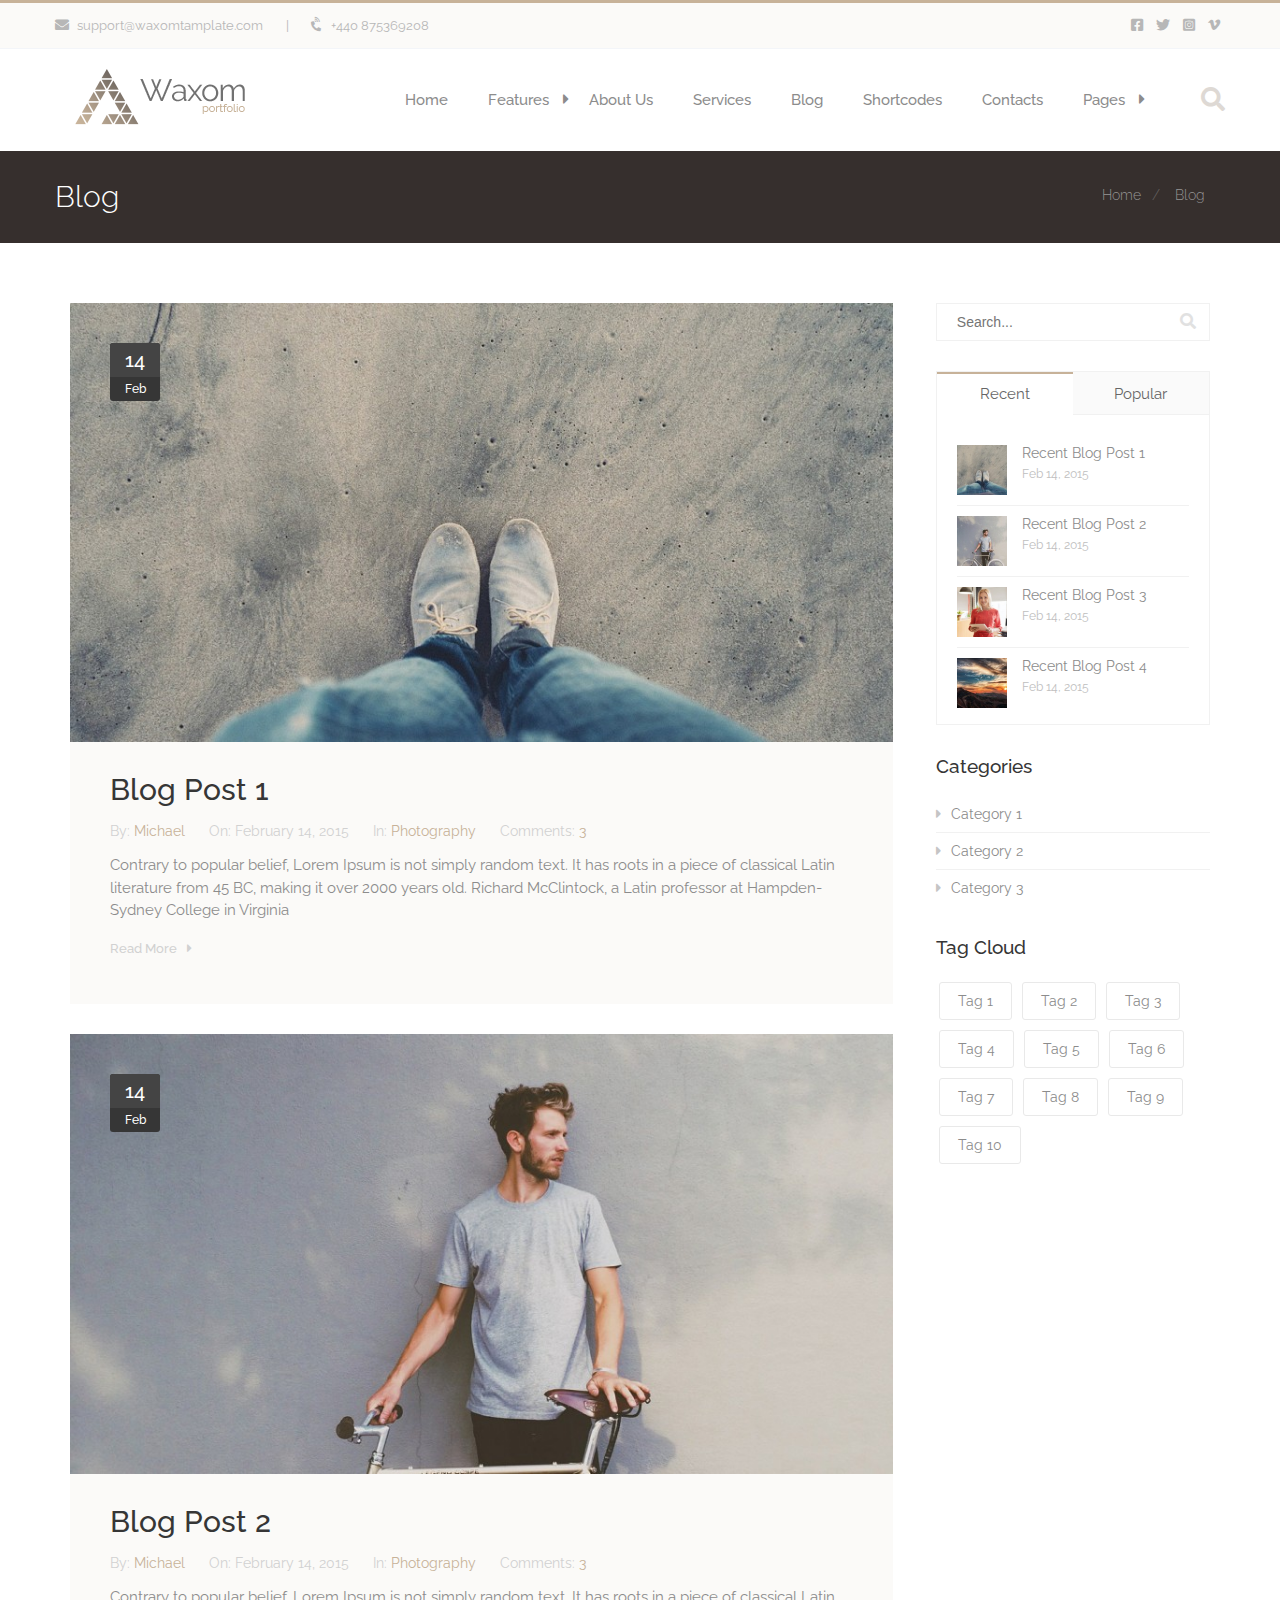
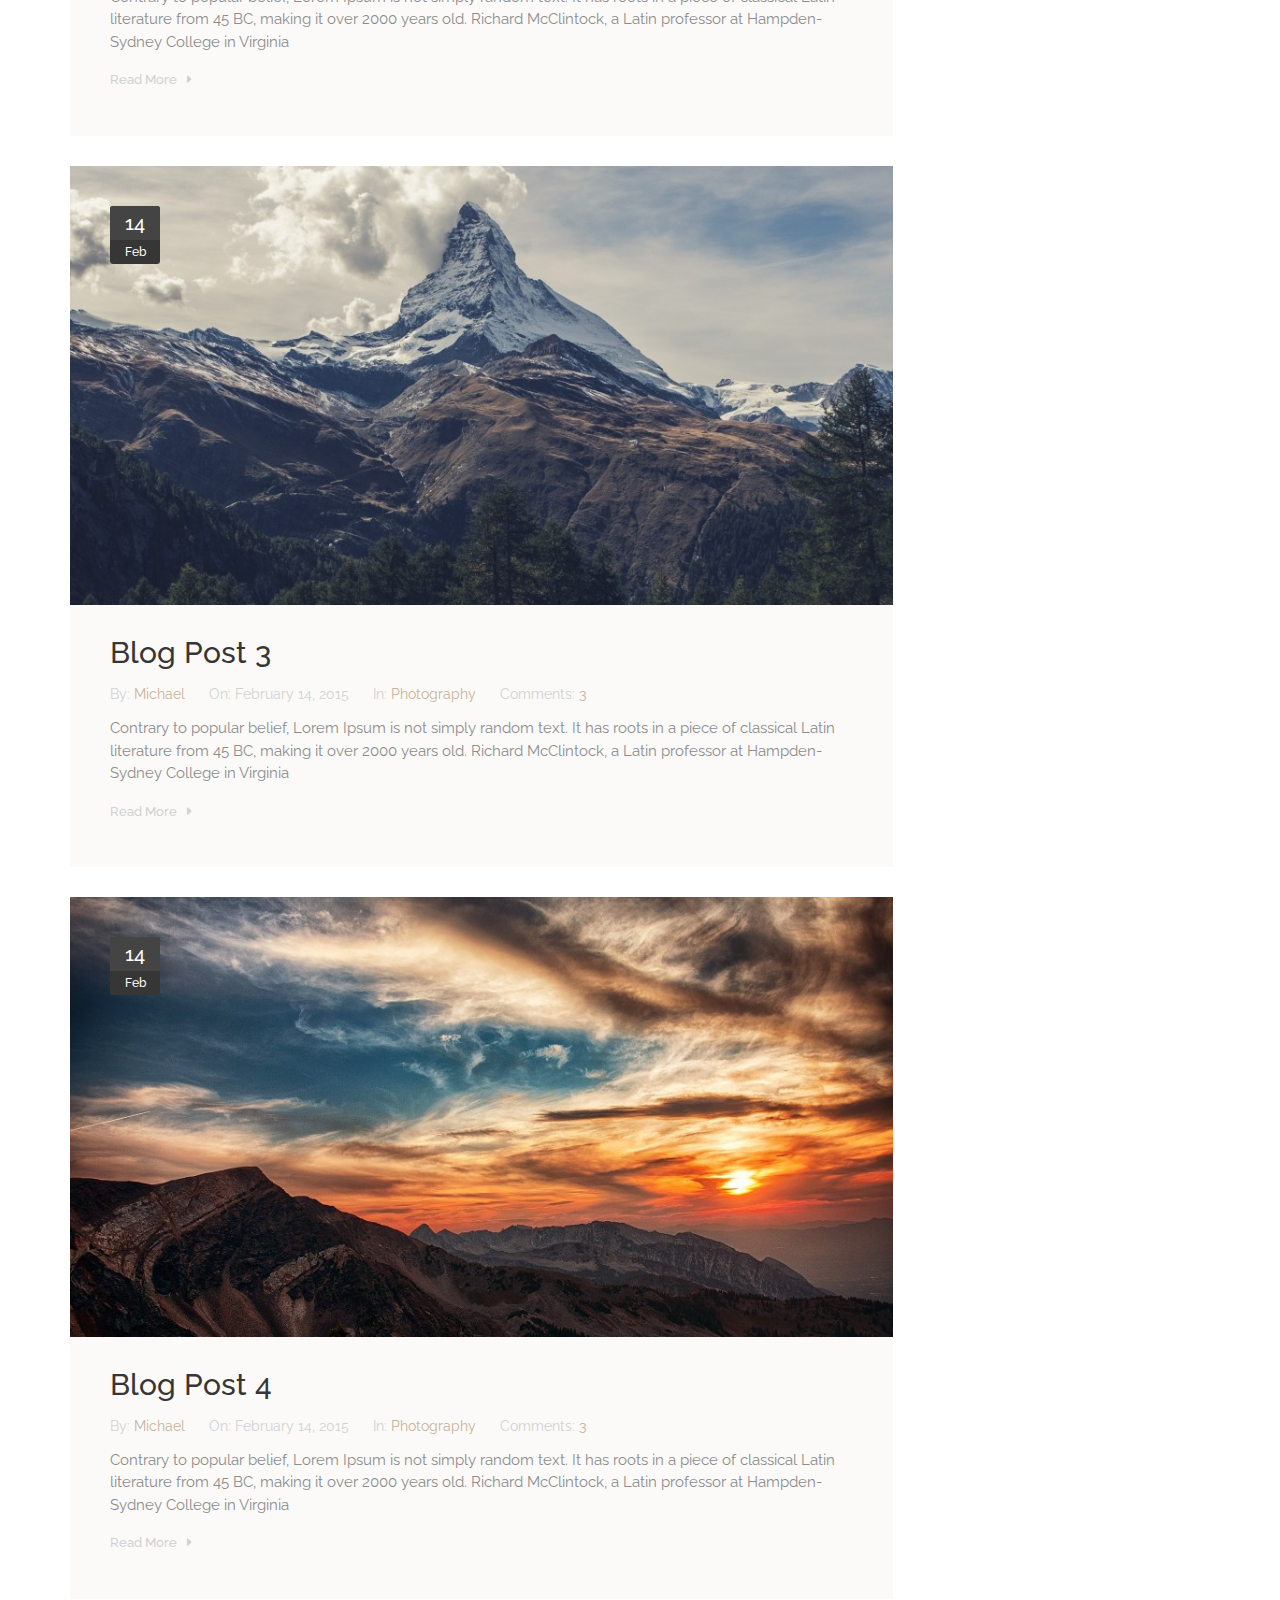
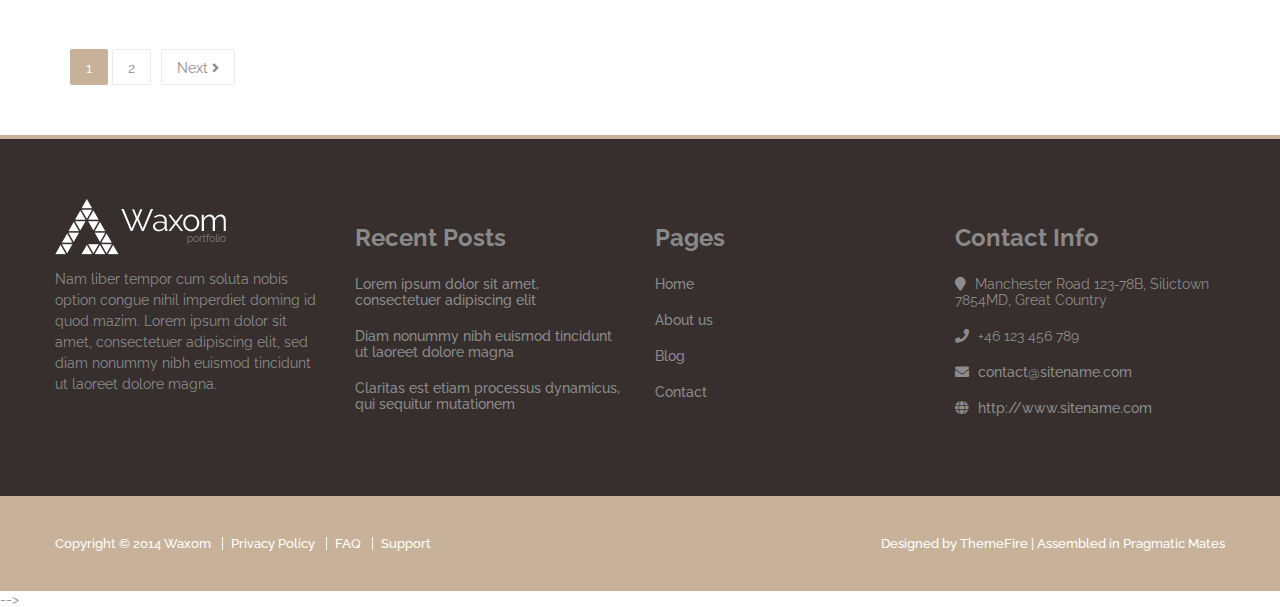
<file: blog.html>
<!DOCTYPE html>
<html lang="en">

<head>
   <meta charset="UTF-8">
   <meta name="viewport" content="width=device-width, initial-scale=1.0">
   <title>PSD to Responsive Business HTML Template</title>

   <link rel="stylesheet" href="fonts/fa/css/all.css">
   <link rel="stylesheet" href="lib/owl/dist/assets/owl.carousel.min.css">
   <link rel="stylesheet" href="lib/owl/dist/assets/owl.theme.default.min.css">
   <link rel="stylesheet" href="css/animate.min.css">
   <link href="https://fonts.googleapis.com/css2?family=Raleway:wght@400;500;600;700;800&display=swap" rel="stylesheet">
   <link rel="stylesheet" href="style.css">

   <script src="js/jquery.min.js"></script>
</head>

<body>

   <div class="header-top">
      <div class="container clearfix">
         <div class="left-col col">
            <a class="email" href="mailto:support@waxomtamplate.com"><i class="fas fa-envelope"></i>
               support@waxomtamplate.com</a>
            |
            <span class="contact-num"><i class="fas fa-phone-volume"></i> +440 875369208</span>
         </div>

         <div class="right-col col">
            <div class="social-icons">
               <a href="#"><i class="fab fa-facebook-square"></i></a>
               <a href="#"><i class="fab fa-twitter"></i></a>
               <a href="#"><i class="fab fa-instagram-square"></i></a>
               <a href="#"><i class="fab fa-vimeo-v"></i></a>
            </div>
         </div>
      </div>
   </div>

   <header id="site-header" class="header-white">
      <div class="header-inner">
         <div class="clearfix">
            <div class="logo">
               <a href="#">
                  <img class="logo-black" src="img/logo-black.png" alt="Logo Black">
               </a>
            </div>

            <div class="menu-toggle">
               <i class="fas fa-bars"></i>
            </div>

            <nav id="main-menu">
               <ul class="menu">
                  <li><a href="#">Home</a></li>
                  <li class="menu-item-has-children">
                     <a href="#">Features</a>
                     <ul class="sub-menu">
                        <li><a href="#">Our Activities</a></li>
                        <li><a href="#">What We Do</a></li>
                        <li><a href="#">Our Services</a></li>
                        <li><a href="#">Why Waxom?</a></li>
                     </ul>
                  </li>
                  <li><a href="#">About Us</a></li>
                  <li><a href="#">Services</a></li>
                  <li><a href="#">Blog</a></li>
                  <li><a href="#">Shortcodes</a></li>
                  <li><a href="#">Contacts</a></li>
                  <li class="menu-item-has-children has-megamenu cols-3">
                     <a href="#">Pages</a>
                     <ul class="sub-menu">
                        <li>
                           <a href="#">Column 1</a>
                           <ul class="sub-menu">
                              <li><a href="#">Column</a></li>
                              <li><a href="#">Column 2</a></li>
                              <li><a href="#">Column 3</a></li>
                              <li><a href="#">Column 4</a></li>
                           </ul>
                        </li>
                        <li>
                           <a href="#">About us</a>
                           <ul class="sub-menu">
                              <li><a href="#">About us</a></li>
                              <li><a href="#">About us 2</a></li>
                              <li><a href="#">About us 3</a></li>
                              <li><a href="#">About us 4</a></li>
                           </ul>
                        </li>
                        <li>
                           <a href="#">Shortcodes</a>
                           <ul class="sub-menu">
                              <li><a href="#">Accordion</a></li>
                              <li><a href="#">Counter</a></li>
                              <li><a href="#">Table</a></li>
                              <li><a href="#">Progress bar</a></li>
                           </ul>
                        </li>
                     </ul>
                  </li>
               </ul>

               <span class="header-search"><i class="fas fa-search"></i></span>

               <form class="header-serach-form" action="" method="GET">
                  <div class="form-fields">
                     <input class="search-field" type="text" name="q" placeholder="Enter Keywords...">
                     <button type="submit"><i class="fas fa-search"></i></button>
                  </div>
               </form>
            </nav>
         </div>
      </div>
   </header>

   <div id="page-content">
      <div class="page-header">
         <div class="container">
            <h1 class="page-title">Blog</h1>

            <ul class="breadcrumbs">
               <li><a href="#">Home</a></li>
               <li>Blog</li>
            </ul>
         </div>
      </div>

      <main id="main-content">
         <div class="container">
            <div id="content">
               <div class="blog-posts">
                  <article class="post">
                     <div class="image">
                        <img src="img/blog-image-1.jpg" alt="">

                        <div class="extra-meta">
                           <span class="day">14</span>
                           <span class="month">Feb</span>
                        </div>
                     </div>

                     <div class="post-content">
                        <h2 class="entry-title"><a href="#">Blog Post 1</a></h2>

                        <div class="post-meta">
                           <span class="author">By: <a href="#">Michael</a></span>
                           <span class="date">On: February 14, 2015</span>
                           <span class="categories">In: <a href="#">Photography</a></span>
                           <span class="comments">Comments: <a href="#">3</a></span>
                        </div>

                        <div class="post-details">
                           <p>Contrary to popular belief, Lorem Ipsum is not simply random text. It has roots in a piece of classical Latin literature from 45 BC, making it over 2000 years old. Richard McClintock, a Latin professor at Hampden-Sydney College in Virginia</p>

                           <p class="read-more"><a href="#">Read More</a></p>
                        </div>
                     </div>
                  </article>

                  <article class="post">
                     <div class="image">
                        <img src="img/blog-image-2.jpg" alt="">

                        <div class="extra-meta">
                           <span class="day">14</span>
                           <span class="month">Feb</span>
                        </div>
                     </div>

                     <div class="post-content">
                        <h2 class="entry-title"><a href="#">Blog Post 2</a></h2>

                        <div class="post-meta">
                           <span class="author">By: <a href="#">Michael</a></span>
                           <span class="date">On: February 14, 2015</span>
                           <span class="categories">In: <a href="#">Photography</a></span>
                           <span class="comments">Comments: <a href="#">3</a></span>
                        </div>

                        <div class="post-details">
                           <p>Contrary to popular belief, Lorem Ipsum is not simply random text. It has roots in a piece of classical Latin literature from 45 BC, making it over 2000 years old. Richard McClintock, a Latin professor at Hampden-Sydney College in Virginia</p>

                           <p class="read-more"><a href="#">Read More</a></p>
                        </div>
                     </div>
                  </article>

                  <article class="post">
                     <div class="image">
                        <img src="img/blog-image-3.jpg" alt="">

                        <div class="extra-meta">
                           <span class="day">14</span>
                           <span class="month">Feb</span>
                        </div>
                     </div>

                     <div class="post-content">
                        <h2 class="entry-title"><a href="#">Blog Post 3</a></h2>

                        <div class="post-meta">
                           <span class="author">By: <a href="#">Michael</a></span>
                           <span class="date">On: February 14, 2015</span>
                           <span class="categories">In: <a href="#">Photography</a></span>
                           <span class="comments">Comments: <a href="#">3</a></span>
                        </div>

                        <div class="post-details">
                           <p>Contrary to popular belief, Lorem Ipsum is not simply random text. It has roots in a piece of classical Latin literature from 45 BC, making it over 2000 years old. Richard McClintock, a Latin professor at Hampden-Sydney College in Virginia</p>

                           <p class="read-more"><a href="#">Read More</a></p>
                        </div>
                     </div>
                  </article>

                  <article class="post">
                     <div class="image">
                        <img src="img/blog-image-4.jpg" alt="">

                        <div class="extra-meta">
                           <span class="day">14</span>
                           <span class="month">Feb</span>
                        </div>
                     </div>

                     <div class="post-content">
                        <h2 class="entry-title"><a href="#">Blog Post 4</a></h2>

                        <div class="post-meta">
                           <span class="author">By: <a href="#">Michael</a></span>
                           <span class="date">On: February 14, 2015</span>
                           <span class="categories">In: <a href="#">Photography</a></span>
                           <span class="comments">Comments: <a href="#">3</a></span>
                        </div>

                        <div class="post-details">
                           <p>Contrary to popular belief, Lorem Ipsum is not simply random text. It has roots in a piece of classical Latin literature from 45 BC, making it over 2000 years old. Richard McClintock, a Latin professor at Hampden-Sydney College in Virginia</p>

                           <p class="read-more"><a href="#">Read More</a></p>
                        </div>
                     </div>
                  </article>
               </div>

               <div class="pagination-wrapper">
                  <ul class="pagination">
                     <li><span class="page-numbers current">1</span></li>
                     <li><a class="page-numbers" href="#">2</a></li>
                     <li><a class="page-numbers next" href="#">Next <i class="fas fa-angle-right"></i></a></li>
                  </ul>
               </div>
            </div>

            <aside class="sidebar">
               <div class="widget widget-search">
                  <form class="search-form" action="">
                     <input name="s" id="s" type="text" value="" placeholder="Search..." class="search">
                     <button class="search-button"><i class="fas fa-search"></i></button>
                  </form>
               </div>

               <div class="widget widget-tabs">
                  <div class="widget-content">
                     <ul class="nav-tabs">
                        <li class="active" data-tab="recent-posts">Recent</li>
                        <li data-tab="popular-posts">Popular</li>
                     </ul>

                     <ul class="tab-content recent-posts">
                        <li>
                           <a href="#">
                              <div class="thumbnail">
                                 <img src="img/widget-img-1.jpg" alt="">
                              </div>

                              <div class="title">
                                 <span>Recent Blog Post 1</span>
                                 <p class="date">Feb 14, 2015</p>
                              </div>
                           </a>
                        </li>

                        <li>
                           <a href="#">
                              <div class="thumbnail">
                                 <img src="img/widget-img-2.jpg" alt="">
                              </div>

                              <div class="title">
                                 <span>Recent Blog Post 2</span>
                                 <p class="date">Feb 14, 2015</p>
                              </div>
                           </a>
                        </li>

                        <li>
                           <a href="#">
                              <div class="thumbnail">
                                 <img src="img/widget-img-3.jpg" alt="">
                              </div>

                              <div class="title">
                                 <span>Recent Blog Post 3</span>
                                 <p class="date">Feb 14, 2015</p>
                              </div>
                           </a>
                        </li>

                        <li>
                           <a href="#">
                              <div class="thumbnail">
                                 <img src="img/widget-img-4.jpg" alt="">
                              </div>

                              <div class="title">
                                 <span>Recent Blog Post 4</span>
                                 <p class="date">Feb 14, 2015</p>
                              </div>
                           </a>
                        </li>
                     </ul>

                     <ul class="tab-content popular-posts">
                        <li>
                           <a href="#">
                              <div class="thumbnail">
                                 <img src="img/widget-img-2.jpg" alt="">
                              </div>

                              <div class="title">
                                 <span>Popular Blog Post 1</span>
                                 <p class="date">Feb 14, 2015</p>
                              </div>
                           </a>
                        </li>

                        <li>
                           <a href="#">
                              <div class="thumbnail">
                                 <img src="img/widget-img-4.jpg" alt="">
                              </div>

                              <div class="title">
                                 <span>Popular Blog Post 2</span>
                                 <p class="date">Feb 14, 2015</p>
                              </div>
                           </a>
                        </li>

                        <li>
                           <a href="#">
                              <div class="thumbnail">
                                 <img src="img/widget-img-3.jpg" alt="">
                              </div>

                              <div class="title">
                                 <span>Popular Blog Post 3</span>
                                 <p class="date">Feb 14, 2015</p>
                              </div>
                           </a>
                        </li>

                        <li>
                           <a href="#">
                              <div class="thumbnail">
                                 <img src="img/widget-img-5.jpg" alt="">
                              </div>

                              <div class="title">
                                 <span>Popular Blog Post 4</span>
                                 <p class="date">Feb 14, 2015</p>
                              </div>
                           </a>
                        </li>
                     </ul>
                  </div>
               </div>

               <div class="widget widget_categories">
                  <h3>Categories</h3>
                  <div class="widget-content">
                     <ul>
                        <li><a href="#">Category 1</a></li>
                        <li><a href="#">Category 2</a></li>
                        <li><a href="#">Category 3</a></li>
                     </ul>
                  </div>
               </div>

               <div class="widget widget_tag_cloud">
                  <h3>Tag Cloud</h3>
                  <div class="widget-content">
                     <a href="#">Tag 1</a>
                     <a href="#">Tag 2</a>
                     <a href="#">Tag 3</a>
                     <a href="#">Tag 4</a>
                     <a href="#">Tag 5</a>
                     <a href="#">Tag 6</a>
                     <a href="#">Tag 7</a>
                     <a href="#">Tag 8</a>
                     <a href="#">Tag 9</a>
                     <a href="#">Tag 10</a>
                  </div>
               </div>
            </aside>
         </div>
      </main>
   </div>

   <footer class="site-footer">
      <div class="footer-top">
         <div class="container">
            <div class="flex">
               <div class="col-3">
                  <div class="footer-con">
                     <div class="footer-logo">
                        <a href="#"><img src="img/logo-white.png" alt=""></a>
                     </div>

                     <p>Nam liber tempor cum soluta nobis option congue nihil imperdiet doming id quod mazim. Lorem
                        ipsum dolor sit amet, consectetuer adipiscing elit, sed diam nonummy nibh euismod tincidunt ut
                        laoreet dolore magna.</p>
                  </div>
               </div>

               <div class="col-3">
                  <div class="footer-con">
                     <h3>Recent Posts</h3>
                     <ul>
                        <li><a href="#">Lorem ipsum dolor sit amet, consectetuer adipiscing elit</a></li>

                        <li><a href="#">Diam nonummy nibh euismod tincidunt ut laoreet dolore magna</a></li>

                        <li><a href="#">Claritas est etiam processus dynamicus, qui sequitur mutationem</a></li>
                     </ul>
                  </div>
               </div>

               <div class="col-3">
                  <div class="footer-con">
                     <h3>Pages</h3>
                     <ul>
                        <li><a href="#">Home</a></li>
                        <li><a href="#">About us</a></li>
                        <li><a href="#">Blog</a></li>
                        <li><a href="#">Contact</a></li>
                     </ul>
                  </div>
               </div>

               <div class="col-3">
                  <div class="footer-con">
                     <h3>Contact Info</h3>
                     <div class="widget-content">
                        <ul>
                           <li class="widget-contact-details">
                              <i class="fas fa-map-marker"></i>
                              <span>Manchester Road 123-78B, Silictown 7854MD, Great Country</span>
                           </li>

                           <li class="widget-contact-details">
                              <i class="fas fa-phone"></i>
                              <span>+46 123 456 789</span>
                           </li>

                           <li class="widget-contact-details">
                              <i class="fas fa-envelope"></i>
                              <span><a href="mailto:contact@sitename.com"
                                    class="accent-hover">contact@sitename.com</a></span>
                           </li>

                           <li class="widget-contact-details">
                              <i class="fas fa-globe"></i>
                              <span><a href="http://www.sitename.com"
                                    class="accent-hover">http://www.sitename.com</a></span>
                           </li>
                        </ul>
                     </div>
                  </div>
               </div>
            </div>
         </div>
      </div>

      <div class="footer-bottom">
         <div class="container">
            <div class="flex">
               <div class="col-6">
                  <div class="copyright">
                     Copyright © 2014 <a href="#">Waxom</a>
                     <a href="#">Privacy Policy</a>
                     <a href="#">FAQ</a>
                     <a href="#">Support</a>
                  </div>
               </div>

               <div class="col-6">
                  <div class="credit">
                     <span>Designed by <a href="#">ThemeFire</a></span> | <span>Assembled in <a href="#">Pragmatic
                           Mates</a></span>
                  </div>
               </div>
            </div>
         </div>
      </div>
   </footer>

   <script src="lib/owl/dist/owl.carousel.min.js"></script>
   <script src="js/jquery.appear.js"></script>
   <script src="js/count-to.js"></script>
   <script src="js/mixitup.min.js"></script>

   <script src="js/custom.js"></script>
</body>

</html> -->
</file>
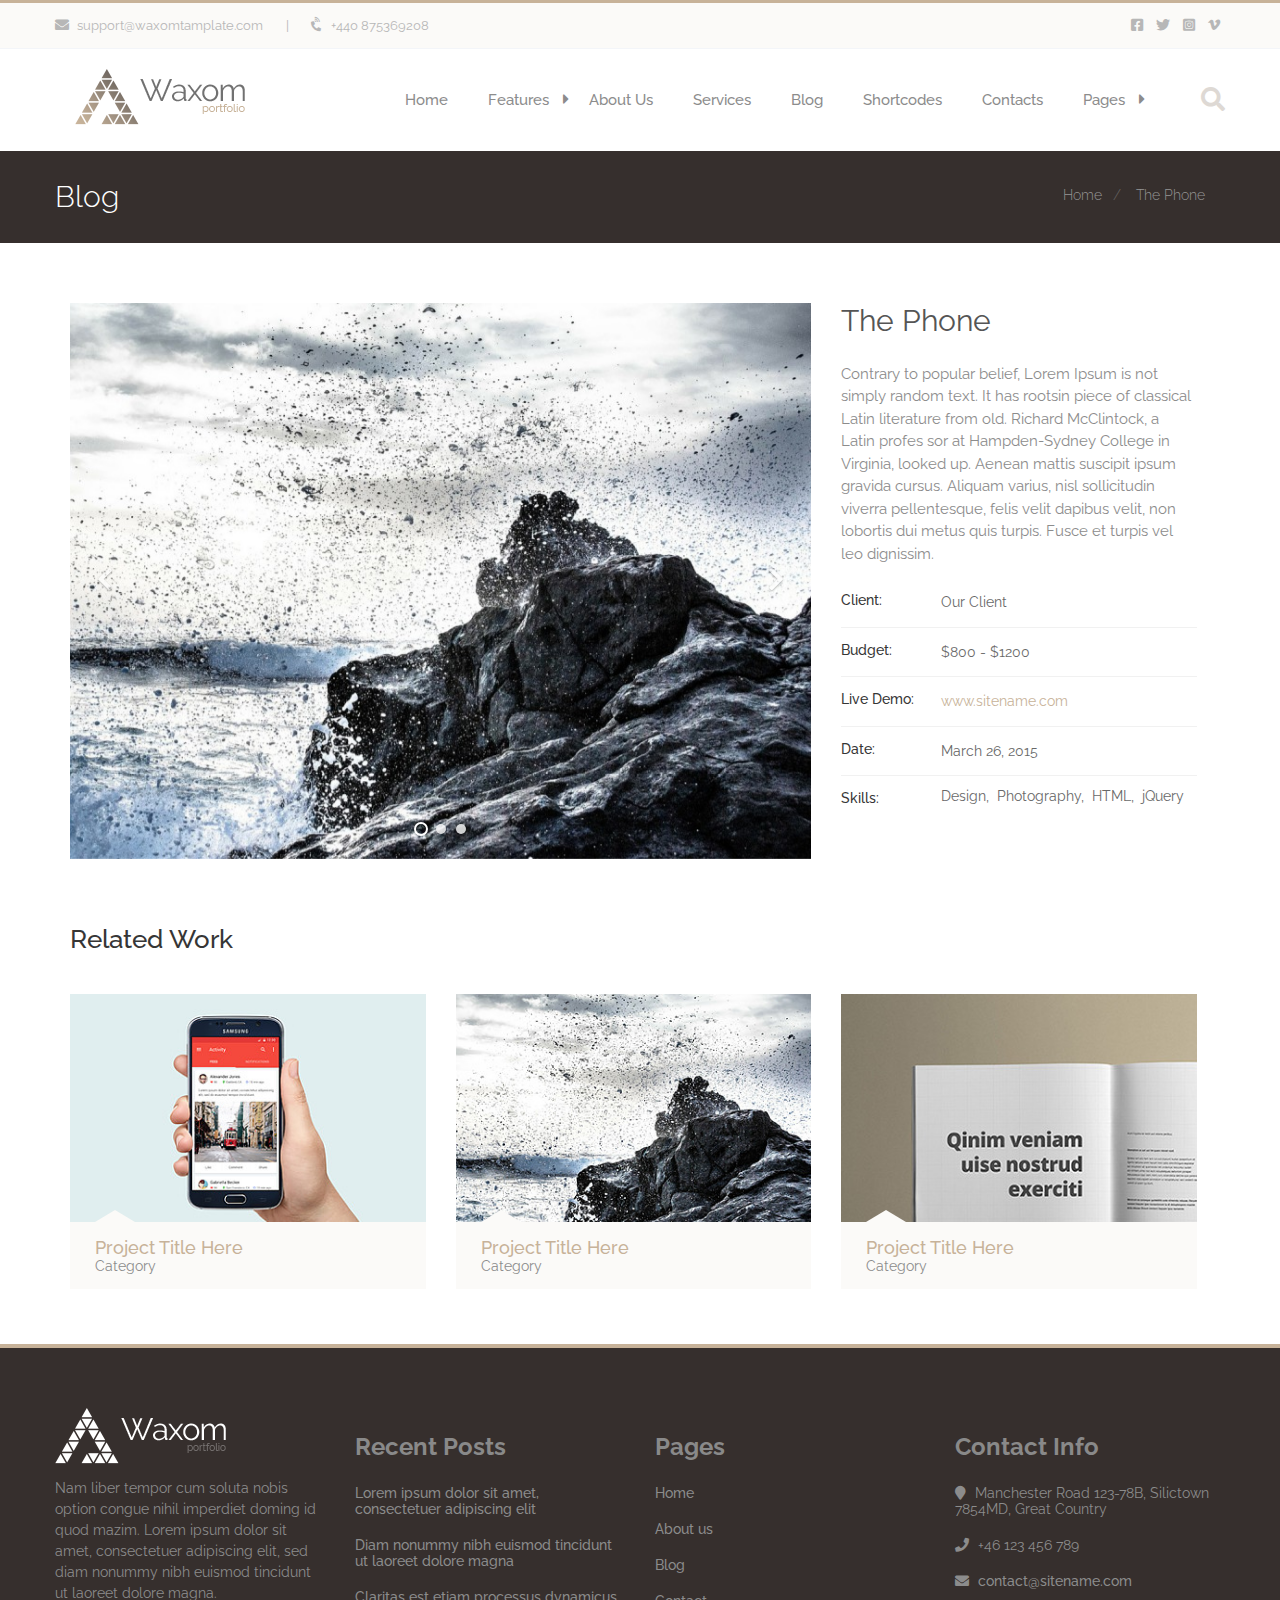
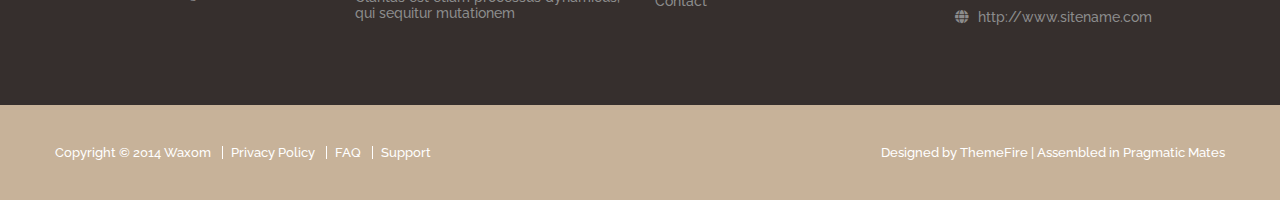
<file: single-portfolio.html>
<!DOCTYPE html>
<html lang="en">

<head>
   <meta charset="UTF-8">
   <meta name="viewport" content="width=device-width, initial-scale=1.0">
   <title>PSD to Responsive Business HTML Template</title>

   <link rel="stylesheet" href="fonts/fa/css/all.css">
   <link rel="stylesheet" href="lib/owl/dist/assets/owl.carousel.min.css">
   <link rel="stylesheet" href="lib/owl/dist/assets/owl.theme.default.min.css">
   <link rel="stylesheet" href="css/animate.min.css">
   <link href="https://fonts.googleapis.com/css2?family=Raleway:wght@400;500;600;700;800&display=swap" rel="stylesheet">
   <link rel="stylesheet" href="style.css">

   <script src="js/jquery.min.js"></script>
</head>

<body class="single-portfolio">

   <div class="header-top">
      <div class="container clearfix">
         <div class="left-col col">
            <a class="email" href="mailto:support@waxomtamplate.com"><i class="fas fa-envelope"></i>
               support@waxomtamplate.com</a>
            |
            <span class="contact-num"><i class="fas fa-phone-volume"></i> +440 875369208</span>
         </div>

         <div class="right-col col">
            <div class="social-icons">
               <a href="#"><i class="fab fa-facebook-square"></i></a>
               <a href="#"><i class="fab fa-twitter"></i></a>
               <a href="#"><i class="fab fa-instagram-square"></i></a>
               <a href="#"><i class="fab fa-vimeo-v"></i></a>
            </div>
         </div>
      </div>
   </div>

   <header id="site-header" class="header-white">
      <div class="header-inner">
         <div class="clearfix">
            <div class="logo">
               <a href="#">
                  <img class="logo-black" src="img/logo-black.png" alt="Logo Black">
               </a>
            </div>

            <div class="menu-toggle">
               <i class="fas fa-bars"></i>
            </div>

            <nav id="main-menu">
               <ul class="menu">
                  <li><a href="#">Home</a></li>
                  <li class="menu-item-has-children">
                     <a href="#">Features</a>
                     <ul class="sub-menu">
                        <li><a href="#">Our Activities</a></li>
                        <li><a href="#">What We Do</a></li>
                        <li><a href="#">Our Services</a></li>
                        <li><a href="#">Why Waxom?</a></li>
                     </ul>
                  </li>
                  <li><a href="#">About Us</a></li>
                  <li><a href="#">Services</a></li>
                  <li><a href="#">Blog</a></li>
                  <li><a href="#">Shortcodes</a></li>
                  <li><a href="#">Contacts</a></li>
                  <li class="menu-item-has-children has-megamenu cols-3">
                     <a href="#">Pages</a>
                     <ul class="sub-menu">
                        <li>
                           <a href="#">Column 1</a>
                           <ul class="sub-menu">
                              <li><a href="#">Column</a></li>
                              <li><a href="#">Column 2</a></li>
                              <li><a href="#">Column 3</a></li>
                              <li><a href="#">Column 4</a></li>
                           </ul>
                        </li>
                        <li>
                           <a href="#">About us</a>
                           <ul class="sub-menu">
                              <li><a href="#">About us</a></li>
                              <li><a href="#">About us 2</a></li>
                              <li><a href="#">About us 3</a></li>
                              <li><a href="#">About us 4</a></li>
                           </ul>
                        </li>
                        <li>
                           <a href="#">Shortcodes</a>
                           <ul class="sub-menu">
                              <li><a href="#">Accordion</a></li>
                              <li><a href="#">Counter</a></li>
                              <li><a href="#">Table</a></li>
                              <li><a href="#">Progress bar</a></li>
                           </ul>
                        </li>
                     </ul>
                  </li>
               </ul>

               <span class="header-search"><i class="fas fa-search"></i></span>

               <form class="header-serach-form" action="" method="GET">
                  <div class="form-fields">
                     <input class="search-field" type="text" name="q" placeholder="Enter Keywords...">
                     <button type="submit"><i class="fas fa-search"></i></button>
                  </div>
               </form>
            </nav>
         </div>
      </div>
   </header>

   <div id="page-content">
      <div class="page-header">
         <div class="container">
            <h1 class="page-title">Blog</h1>

            <ul class="breadcrumbs">
               <li><a href="#">Home</a></li>
               <li>The Phone</li>
            </ul>
         </div>
      </div>

      <main id="main-content">
         <div class="container">
            <div id="content">
               <div class="portfolio-post-content">
                  <div class="flex">
                     <div class="col-8">
                        <div id="single-portfolio-slider" class="owl-carousel owl-theme">
                           <div class="item">
                              <img src="img/portfolio-slider/rocks1-800x600.jpg" alt="">
                           </div>

                           <div class="item">
                              <img src="img/portfolio-slider/rocks2-800x600.jpg" alt="">
                           </div>

                           <div class="item">
                              <img src="img/portfolio-slider/seagulls-800x600.jpg" alt="">
                           </div>
                        </div>
                     </div>

                     <div class="col-4">
                        <div class="portfolio-details">
                           <h2 class="project-head">The Phone</h2>
                           <p class="project-desc">Contrary to popular belief, Lorem Ipsum is not simply random text. It
                              has rootsin piece of classical Latin literature from old. Richard McClintock, a Latin
                              profes
                              sor at Hampden-Sydney College in Virginia, looked up.&nbsp;Aenean mattis suscipit ipsum
                              gravida cursus. Aliquam varius, nisl sollicitudin viverra pellentesque, felis velit
                              dapibus
                              velit, non lobortis dui metus quis turpis. Fusce et turpis vel leo dignissim.</p>
                           <ul class="project-features">
                              <li>
                                 <h6>Client:</h6>
                                 <p class="normal">Our Client</p>
                              </li>
                              <li>
                                 <h6>Budget:</h6>
                                 <p class="normal">$800 - $1200</p>
                              </li>
                              <li>
                                 <h6>Live Demo:</h6>
                                 <p class="normal"><a href="http://www.sitename.com" target="_blank" title="The Phone"
                                       alt="The Phone">www.sitename.com</a></p>
                              </li>
                              <li>
                                 <h6>Date:</h6>
                                 <p class="normal">March 26, 2015</p>
                              </li>
                              <li>
                                 <h6>Skills:</h6>
                                 <ul class="project-feature-skills">
                                    <li class="project-skill">Design</li>
                                    <li class="project-skill">Photography</li>
                                    <li class="project-skill">HTML</li>
                                    <li class="project-skill">jQuery</li>
                                 </ul>
                              </li>
                           </ul>
                        </div>
                     </div>
                  </div>
               </div><!-- .portfolio-post-content -->

               <div class="related-works">
                  <h3>Related Work</h3>
                  <div class="porfolio-items" id="related-works-slider">
                     <div class="item">
                        <div class="image">
                           <img src="img/portfolio-item-1.jpg" alt="">

                           <div class="overlay">
                              <div class="overlay-icons">
                                 <i class="fas fa-link"></i>
                                 <i class="fas fa-search"></i>
                              </div>
                           </div>
                        </div>

                        <div class="desc">
                           <h3 class="title"><a href="#">Project Title Here</a></h3>
                           <span class="categroy">Category</span>
                        </div>
                     </div>

                     <div class="item">
                        <div class="image">
                           <img src="img/portfolio-item-2.jpg" alt="">

                           <div class="overlay">
                              <div class="overlay-icons">
                                 <i class="fas fa-link"></i>
                                 <i class="fas fa-search"></i>
                              </div>
                           </div>
                        </div>

                        <div class="desc">
                           <h3 class="title"><a href="#">Project Title Here</a></h3>
                           <span class="categroy">Category</span>
                        </div>
                     </div>

                     <div class="item">
                        <div class="image">
                           <img src="img/portfolio-item-3.jpg" alt="">

                           <div class="overlay">
                              <div class="overlay-icons">
                                 <i class="fas fa-link"></i>
                                 <i class="fas fa-search"></i>
                              </div>
                           </div>
                        </div>

                        <div class="desc">
                           <h3 class="title"><a href="#">Project Title Here</a></h3>
                           <span class="categroy">Category</span>
                        </div>
                     </div>
                  </div>
               </div><!-- .related-works -->
            </div>
         </div>
      </main>
   </div>

   <footer class="site-footer">
      <div class="footer-top">
         <div class="container">
            <div class="flex">
               <div class="col-3">
                  <div class="footer-con">
                     <div class="footer-logo">
                        <a href="#"><img src="img/logo-white.png" alt=""></a>
                     </div>

                     <p>Nam liber tempor cum soluta nobis option congue nihil imperdiet doming id quod mazim. Lorem
                        ipsum dolor sit amet, consectetuer adipiscing elit, sed diam nonummy nibh euismod tincidunt ut
                        laoreet dolore magna.</p>
                  </div>
               </div>

               <div class="col-3">
                  <div class="footer-con">
                     <h3>Recent Posts</h3>
                     <ul>
                        <li><a href="#">Lorem ipsum dolor sit amet, consectetuer adipiscing elit</a></li>

                        <li><a href="#">Diam nonummy nibh euismod tincidunt ut laoreet dolore magna</a></li>

                        <li><a href="#">Claritas est etiam processus dynamicus, qui sequitur mutationem</a></li>
                     </ul>
                  </div>
               </div>

               <div class="col-3">
                  <div class="footer-con">
                     <h3>Pages</h3>
                     <ul>
                        <li><a href="#">Home</a></li>
                        <li><a href="#">About us</a></li>
                        <li><a href="#">Blog</a></li>
                        <li><a href="#">Contact</a></li>
                     </ul>
                  </div>
               </div>

               <div class="col-3">
                  <div class="footer-con">
                     <h3>Contact Info</h3>
                     <div class="widget-content">
                        <ul>
                           <li class="widget-contact-details">
                              <i class="fas fa-map-marker"></i>
                              <span>Manchester Road 123-78B, Silictown 7854MD, Great Country</span>
                           </li>

                           <li class="widget-contact-details">
                              <i class="fas fa-phone"></i>
                              <span>+46 123 456 789</span>
                           </li>

                           <li class="widget-contact-details">
                              <i class="fas fa-envelope"></i>
                              <span><a href="mailto:contact@sitename.com"
                                    class="accent-hover">contact@sitename.com</a></span>
                           </li>

                           <li class="widget-contact-details">
                              <i class="fas fa-globe"></i>
                              <span><a href="http://www.sitename.com"
                                    class="accent-hover">http://www.sitename.com</a></span>
                           </li>
                        </ul>
                     </div>
                  </div>
               </div>
            </div>
         </div>
      </div>

      <div class="footer-bottom">
         <div class="container">
            <div class="flex">
               <div class="col-6">
                  <div class="copyright">
                     Copyright © 2014 <a href="#">Waxom</a>
                     <a href="#">Privacy Policy</a>
                     <a href="#">FAQ</a>
                     <a href="#">Support</a>
                  </div>
               </div>

               <div class="col-6">
                  <div class="credit">
                     <span>Designed by <a href="#">ThemeFire</a></span> | <span>Assembled in <a href="#">Pragmatic
                           Mates</a></span>
                  </div>
               </div>
            </div>
         </div>
      </div>
   </footer>

   <script src="lib/owl/dist/owl.carousel.min.js"></script>
   <script src="js/jquery.appear.js"></script>
   <script src="js/count-to.js"></script>
   <script src="js/mixitup.min.js"></script>

   <script src="js/custom.js"></script>
</body>

</html>
</file>
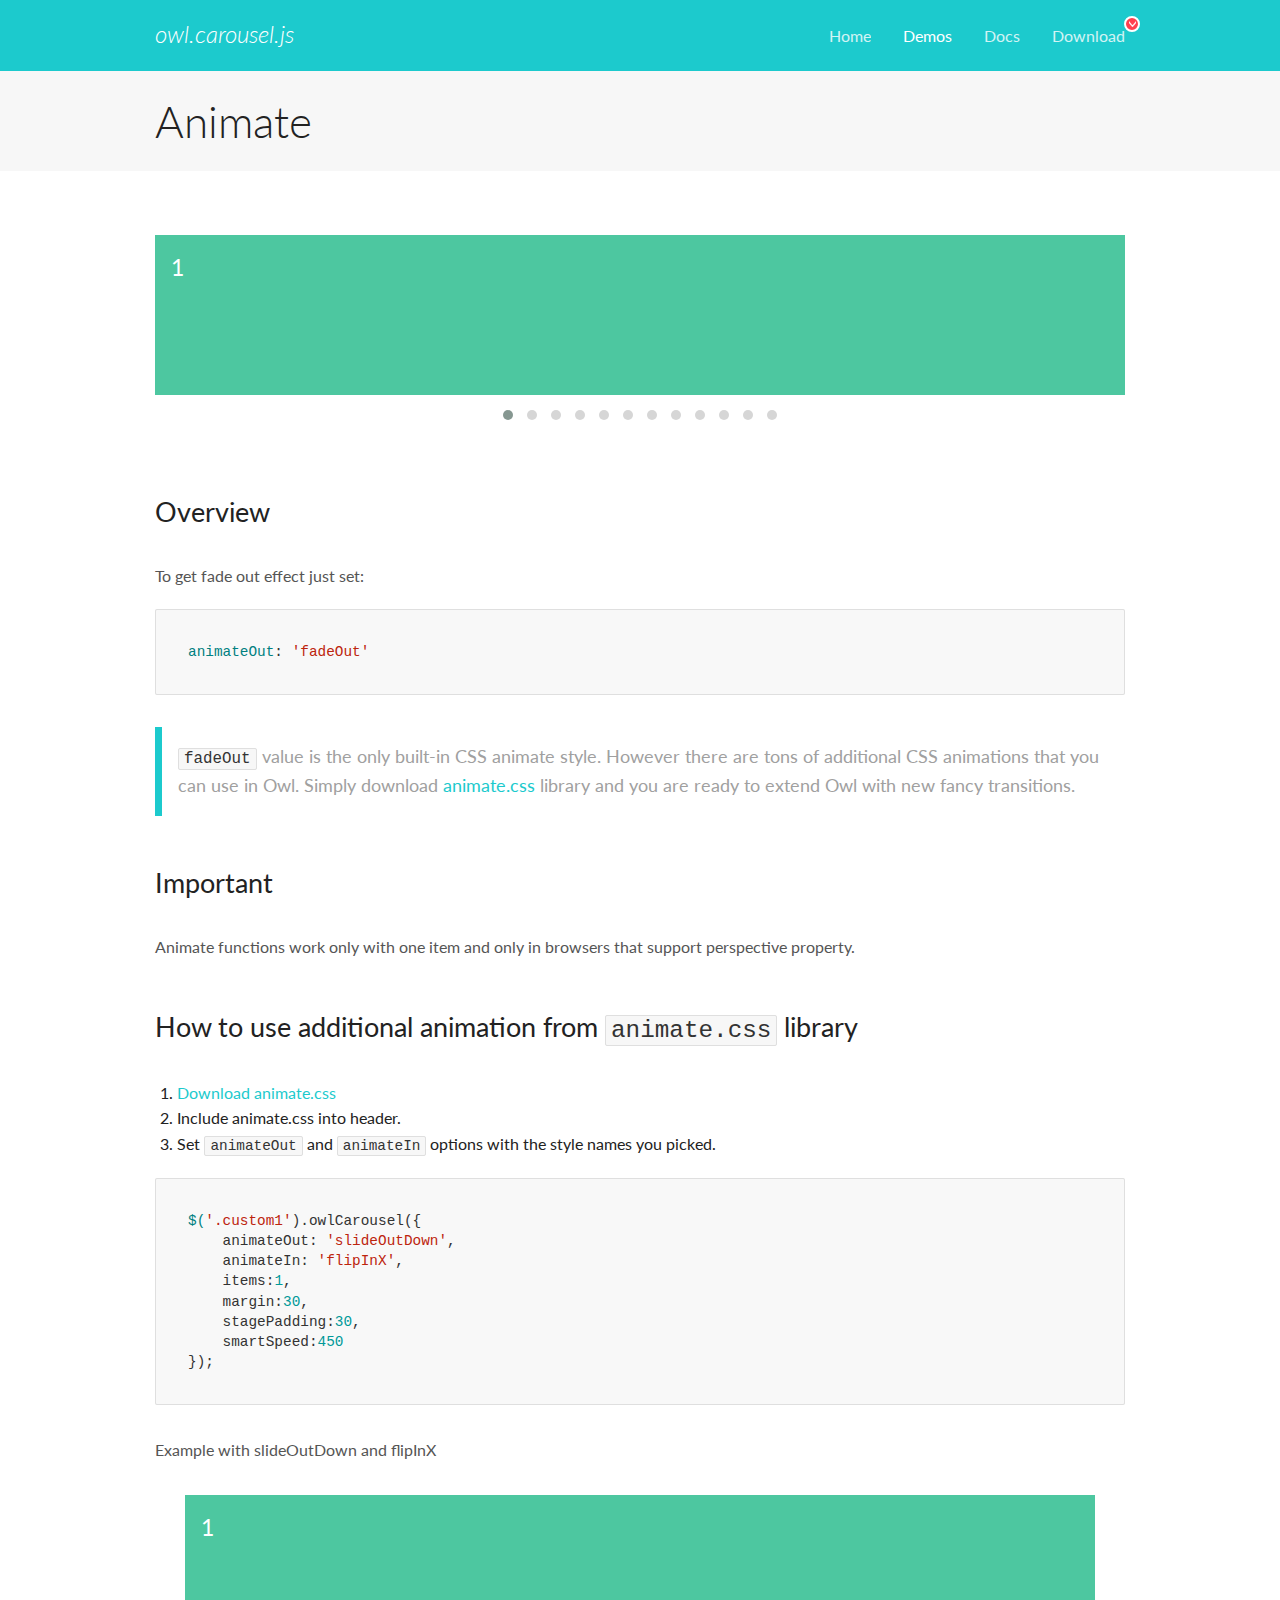
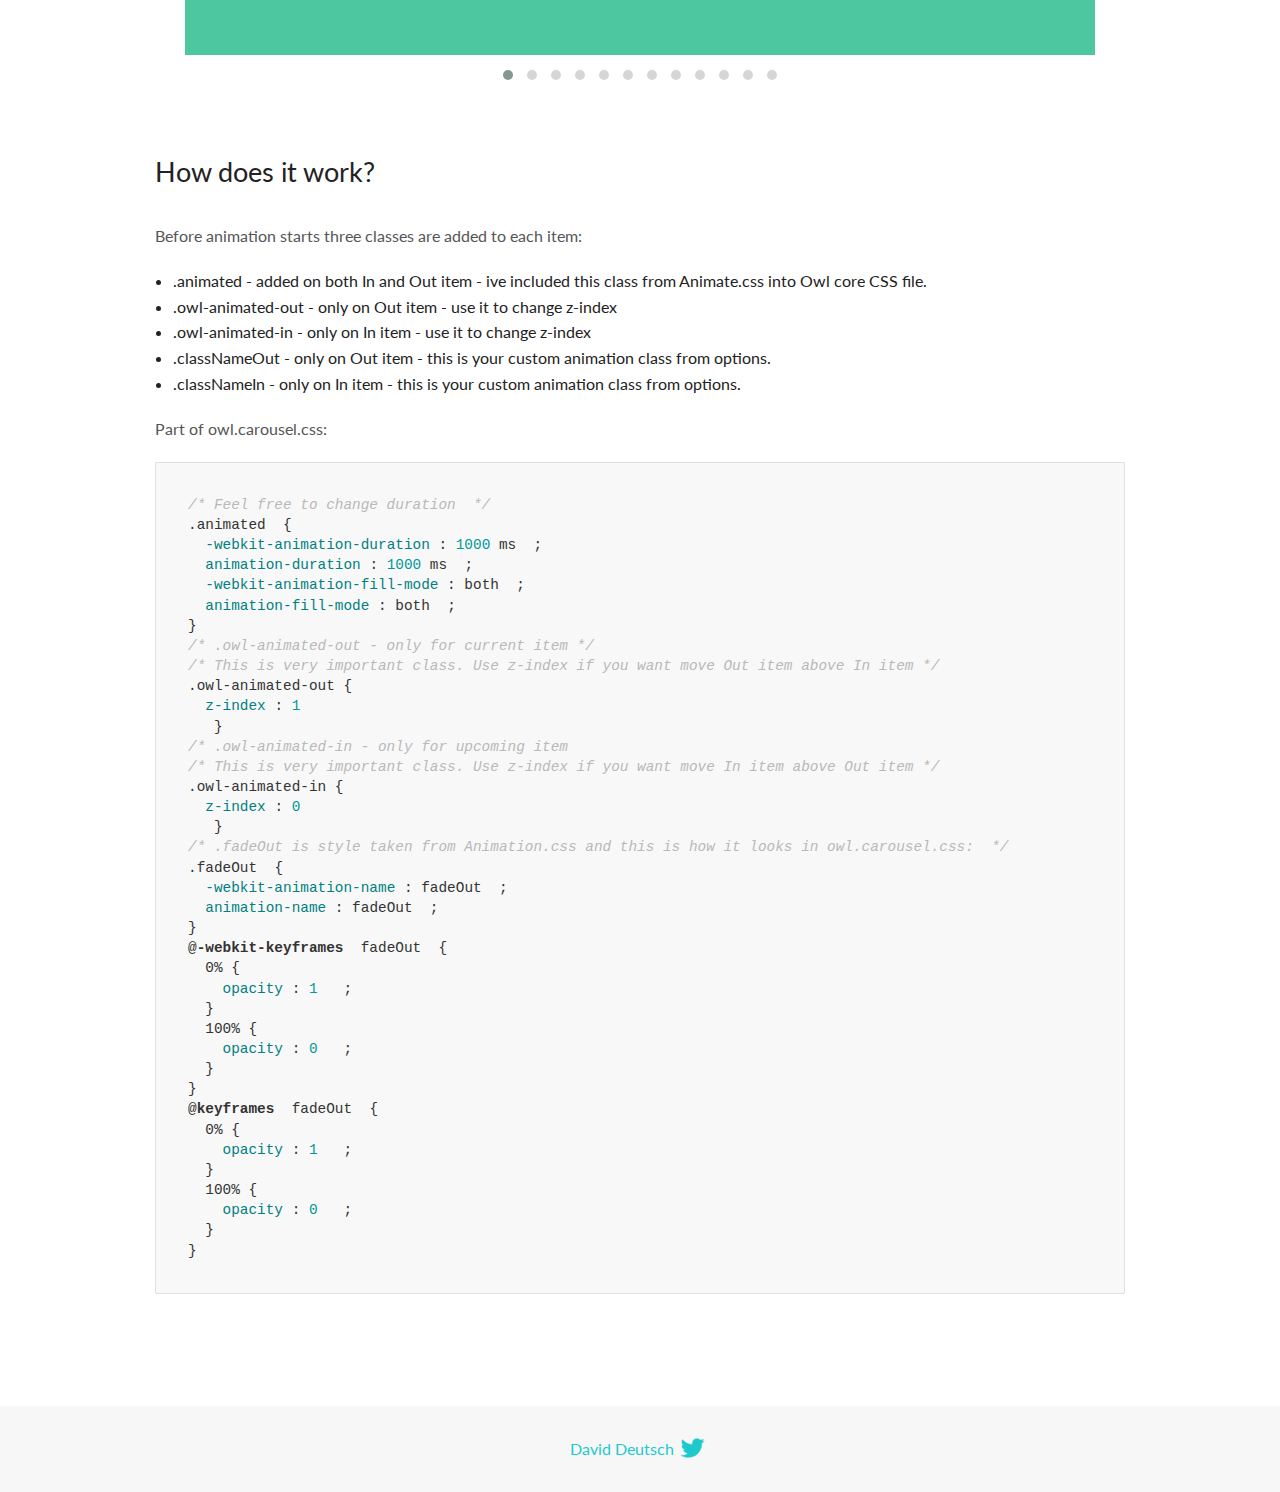
<file: lib/owl/docs/demos/animate.html>
<!DOCTYPE html>
<html lang="en">
  <head>

    <!-- head -->
    <meta charset="utf-8">
    <meta name="msapplication-tap-highlight" content="no" />
    <meta name="viewport" content="width=device-width, initial-scale=1.0" />
    <meta name="description" content="Animate carousel">
    <meta name="author" content="David Deutsch">
    <title>
      Animate Demo | Owl Carousel | 2.3.4
    </title>

    <!-- Stylesheets -->
    <link href='https://fonts.googleapis.com/css?family=Lato:300,400,700,400italic,300italic' rel='stylesheet' type='text/css'>
    <link rel="stylesheet" href="../assets/css/docs.theme.min.css">

    <!-- Owl Stylesheets -->
    <link rel="stylesheet" href="../assets/owlcarousel/assets/owl.carousel.min.css">
    <link rel="stylesheet" href="../assets/owlcarousel/assets/owl.theme.default.min.css">

    <!-- HTML5 shim and Respond.js IE8 support of HTML5 elements and media queries -->

    <!--[if lt IE 9]>
      <script src="https://oss.maxcdn.com/libs/html5shiv/3.7.0/html5shiv.js"></script>
      <script src="https://oss.maxcdn.com/libs/respond.js/1.3.0/respond.min.js"></script>
    <![endif]-->

    <!-- Favicons -->
    <link rel="apple-touch-icon-precomposed" sizes="144x144" href="../assets/ico/apple-touch-icon-144-precomposed.png">
    <link rel="shortcut icon" href="../assets/ico/favicon.png">
    <link rel="shortcut icon" href="favicon.ico">

    <!-- Yeah i know js should not be in header. Its required for demos.-->

    <!-- javascript -->
    <script src="../assets/vendors/jquery.min.js"></script>
    <script src="../assets/owlcarousel/owl.carousel.js"></script>
  </head>
  <body>

    <!-- header -->
    <header class="header">
      <div class="row">
        <div class="large-12 columns">
          <div class="brand left">
            <h3>
              <a href="/OwlCarousel2/">owl.carousel.js</a> 
            </h3>
          </div>
          <a id="toggle-nav" class="right">
            <span></span> <span></span> <span></span> 
          </a> 
          <div class="nav-bar">
            <ul class="clearfix">
              <li> <a href="/OwlCarousel2/index.html">Home</a>  </li>
              <li class="active">
                <a href="/OwlCarousel2/demos/demos.html">Demos</a> 
              </li>
              <li> <a href="/OwlCarousel2/docs/started-welcome.html">Docs</a>  </li>
              <li>
                <a href="https://github.com/OwlCarousel2/OwlCarousel2/archive/2.3.4.zip">Download</a> 
                <span class="download"></span> 
              </li>
            </ul>
          </div>
        </div>
      </div>
    </header>

    <!-- title -->
    <section class="title">
      <div class="row">
        <div class="large-12 columns">
          <h1>Animate</h1>
        </div>
      </div>
    </section>

    <!--  Demos -->
    <section id="demos">
      <div class="row">
        <div class="large-12 columns">
          <div class="fadeOut owl-carousel owl-theme">
            <div class="item">
              <h4>1</h4>
            </div>
            <div class="item">
              <h4>2</h4>
            </div>
            <div class="item">
              <h4>3</h4>
            </div>
            <div class="item">
              <h4>4</h4>
            </div>
            <div class="item">
              <h4>5</h4>
            </div>
            <div class="item">
              <h4>6</h4>
            </div>
            <div class="item">
              <h4>7</h4>
            </div>
            <div class="item">
              <h4>8</h4>
            </div>
            <div class="item">
              <h4>9</h4>
            </div>
            <div class="item">
              <h4>10</h4>
            </div>
            <div class="item">
              <h4>11</h4>
            </div>
            <div class="item">
              <h4>12</h4>
            </div>
          </div>
          <h3 id="overview">Overview</h3>
          <p>To get fade out effect just set:</p>
          <pre><code>animateOut: &#39;fadeOut&#39;</code></pre>
          <blockquote>
            <p><code>fadeOut</code> value is the only built-in CSS animate style. However there are tons of additional CSS animations that you can use in Owl. Simply download
              <a href="https://daneden.github.io/animate.css/">animate.css</a>  library and you are ready to extend Owl with new fancy transitions.</p>
          </blockquote>
          <h3 id="important">Important</h3>
          <p>Animate functions work only with one item and only in browsers that support perspective property.</p>
          <h3 id="how-to-use-additional-animation-from-animate-css-library">How to use additional animation from <code>animate.css</code> library</h3>
          <ol>
            <li> <a href="https://daneden.github.io/animate.css/">Download animate.css</a>  </li>
            <li>Include animate.css into header.</li>
            <li>Set <code>animateOut</code> and <code>animateIn</code> options with the style names you picked.</li>
          </ol>
          <pre><code>$(&#39;.custom1&#39;).owlCarousel({
    animateOut: &#39;slideOutDown&#39;,
    animateIn: &#39;flipInX&#39;,
    items:1,
    margin:30,
    stagePadding:30,
    smartSpeed:450
});</code></pre>
          <p>Example with slideOutDown and flipInX</p>
          <div class="custom1 owl-carousel owl-theme">
            <div class="item">
              <h4>1</h4>
            </div>
            <div class="item">
              <h4>2</h4>
            </div>
            <div class="item">
              <h4>3</h4>
            </div>
            <div class="item">
              <h4>4</h4>
            </div>
            <div class="item">
              <h4>5</h4>
            </div>
            <div class="item">
              <h4>6</h4>
            </div>
            <div class="item">
              <h4>7</h4>
            </div>
            <div class="item">
              <h4>8</h4>
            </div>
            <div class="item">
              <h4>9</h4>
            </div>
            <div class="item">
              <h4>10</h4>
            </div>
            <div class="item">
              <h4>11</h4>
            </div>
            <div class="item">
              <h4>12</h4>
            </div>
          </div>
          <h3 id="how-does-it-work-">How does it work?</h3>
          <p>Before animation starts three classes are added to each item:</p>
          <ul>
            <li>.animated - added on both In and Out item - ive included this class from Animate.css into Owl core CSS file.</li>
            <li>.owl-animated-out - only on Out item - use it to change z-index</li>
            <li>.owl-animated-in - only on In item - use it to change z-index</li>
            <li>.classNameOut - only on Out item - this is your custom animation class from options.</li>
            <li>.classNameIn - only on In item - this is your custom animation class from options.</li>
          </ul>
          <p>Part of owl.carousel.css:</p>
          <pre><code class="language-css"><span class="comment">/* Feel free to change duration  */</span> 
<span class="class">.animated</span>  <span class="rules">{
  <span class="rule"><span class="attribute">-webkit-animation-duration</span> :<span class="value"> <span class="number">1000</span> ms</span> </span> ;
  <span class="rule"><span class="attribute">animation-duration</span> :<span class="value"> <span class="number">1000</span> ms</span> </span> ;
  <span class="rule"><span class="attribute">-webkit-animation-fill-mode</span> :<span class="value"> both</span> </span> ;
  <span class="rule"><span class="attribute">animation-fill-mode</span> :<span class="value"> both</span> </span> ;
<span class="rule">}</span> </span> 
<span class="comment">/* .owl-animated-out - only for current item */</span> 
<span class="comment">/* This is very important class. Use z-index if you want move Out item above In item */</span> 
<span class="class">.owl-animated-out</span> <span class="rules">{
  <span class="rule"><span class="attribute">z-index</span> :<span class="value"> <span class="number">1</span> 
</span> </span> </span> }
<span class="comment">/* .owl-animated-in - only for upcoming item
/* This is very important class. Use z-index if you want move In item above Out item */</span> 
<span class="class">.owl-animated-in</span> <span class="rules">{
  <span class="rule"><span class="attribute">z-index</span> :<span class="value"> <span class="number">0</span> 
</span> </span> </span> }
<span class="comment">/* .fadeOut is style taken from Animation.css and this is how it looks in owl.carousel.css:  */</span> 
<span class="class">.fadeOut</span>  <span class="rules">{
  <span class="rule"><span class="attribute">-webkit-animation-name</span> :<span class="value"> fadeOut</span> </span> ;
  <span class="rule"><span class="attribute">animation-name</span> :<span class="value"> fadeOut</span> </span> ;
<span class="rule">}</span> </span> 
<span class="at_rule">@<span class="keyword">-webkit-keyframes</span>  fadeOut </span> {
  0% <span class="rules">{
    <span class="rule"><span class="attribute">opacity</span> :<span class="value"> <span class="number">1</span> </span> </span> ;
  <span class="rule">}</span> </span> 
  100% <span class="rules">{
    <span class="rule"><span class="attribute">opacity</span> :<span class="value"> <span class="number">0</span> </span> </span> ;
  <span class="rule">}</span> </span> 
}
<span class="at_rule">@<span class="keyword">keyframes</span>  fadeOut </span> {
  0% <span class="rules">{
    <span class="rule"><span class="attribute">opacity</span> :<span class="value"> <span class="number">1</span> </span> </span> ;
  <span class="rule">}</span> </span> 
  100% <span class="rules">{
    <span class="rule"><span class="attribute">opacity</span> :<span class="value"> <span class="number">0</span> </span> </span> ;
  <span class="rule">}</span> </span> 
}</code></pre>
          <link rel="stylesheet" href="../assets/css/animate.css">
          <script>
            jQuery(document).ready(function($) {
              $('.fadeOut').owlCarousel({
                items: 1,
                animateOut: 'fadeOut',
                loop: true,
                margin: 10,
              });
              $('.custom1').owlCarousel({
                animateOut: 'slideOutDown',
                animateIn: 'flipInX',
                items: 1,
                margin: 30,
                stagePadding: 30,
                smartSpeed: 450
              });
            });
          </script>
        </div>
      </div>
    </section>

    <!-- footer -->
    <footer class="footer">
      <div class="row">
        <div class="large-12 columns">
          <h5>
            <a href="/OwlCarousel2/docs/support-contact.html">David Deutsch</a> 
            <a id="custom-tweet-button" href="https://twitter.com/share?url=https://github.com/OwlCarousel2/OwlCarousel2&text=Owl Carousel - This is so awesome! " target="_blank"></a> 
          </h5>
        </div>
      </div>
    </footer>

    <!-- vendors -->
    <script src="../assets/vendors/highlight.js"></script>
    <script src="../assets/js/app.js"></script>
  </body>
</html>
</file>
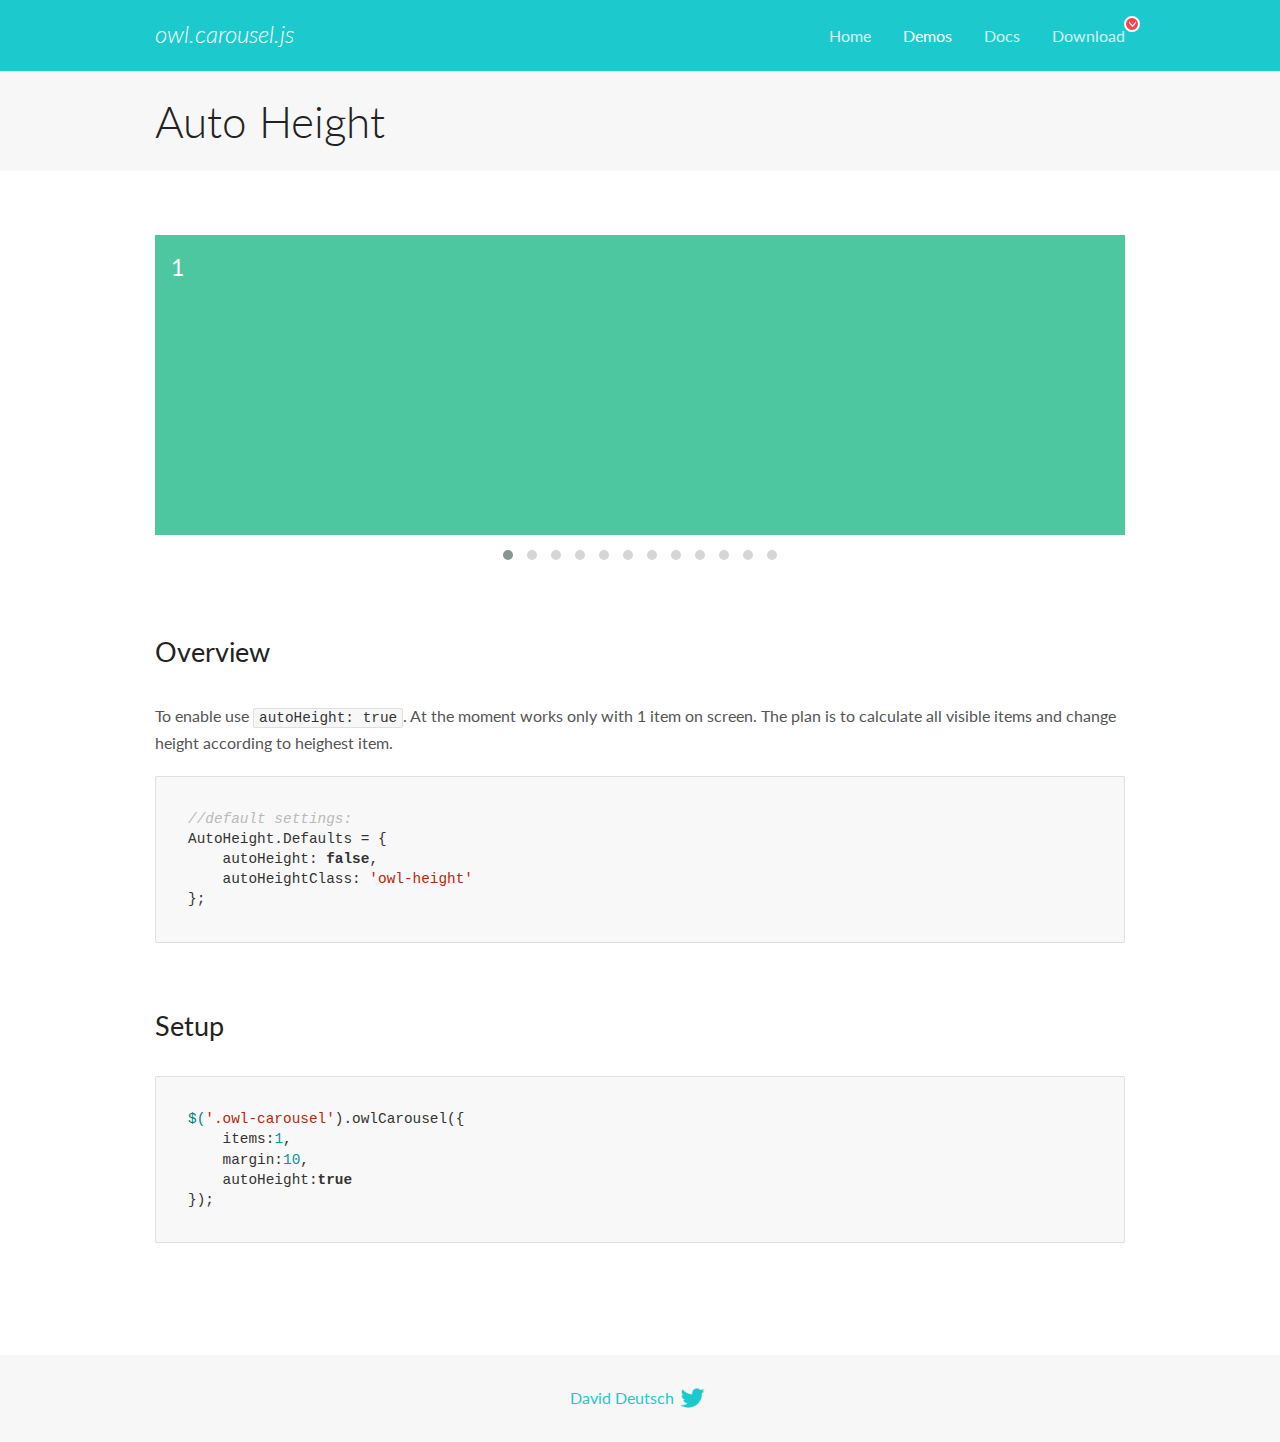
<file: lib/owl/docs/demos/autoheight.html>
<!DOCTYPE html>
<html lang="en">
  <head>

    <!-- head -->
    <meta charset="utf-8">
    <meta name="msapplication-tap-highlight" content="no" />
    <meta name="viewport" content="width=device-width, initial-scale=1.0" />
    <meta name="description" content="autoHeight usage demo">
    <meta name="author" content="David Deutsch">
    <title>
      Auto Height Demo | Owl Carousel | 2.3.4
    </title>

    <!-- Stylesheets -->
    <link href='https://fonts.googleapis.com/css?family=Lato:300,400,700,400italic,300italic' rel='stylesheet' type='text/css'>
    <link rel="stylesheet" href="../assets/css/docs.theme.min.css">

    <!-- Owl Stylesheets -->
    <link rel="stylesheet" href="../assets/owlcarousel/assets/owl.carousel.min.css">
    <link rel="stylesheet" href="../assets/owlcarousel/assets/owl.theme.default.min.css">

    <!-- HTML5 shim and Respond.js IE8 support of HTML5 elements and media queries -->

    <!--[if lt IE 9]>
      <script src="https://oss.maxcdn.com/libs/html5shiv/3.7.0/html5shiv.js"></script>
      <script src="https://oss.maxcdn.com/libs/respond.js/1.3.0/respond.min.js"></script>
    <![endif]-->

    <!-- Favicons -->
    <link rel="apple-touch-icon-precomposed" sizes="144x144" href="../assets/ico/apple-touch-icon-144-precomposed.png">
    <link rel="shortcut icon" href="../assets/ico/favicon.png">
    <link rel="shortcut icon" href="favicon.ico">

    <!-- Yeah i know js should not be in header. Its required for demos.-->

    <!-- javascript -->
    <script src="../assets/vendors/jquery.min.js"></script>
    <script src="../assets/owlcarousel/owl.carousel.js"></script>
  </head>
  <body>

    <!-- header -->
    <header class="header">
      <div class="row">
        <div class="large-12 columns">
          <div class="brand left">
            <h3>
              <a href="/OwlCarousel2/">owl.carousel.js</a> 
            </h3>
          </div>
          <a id="toggle-nav" class="right">
            <span></span> <span></span> <span></span> 
          </a> 
          <div class="nav-bar">
            <ul class="clearfix">
              <li> <a href="/OwlCarousel2/index.html">Home</a>  </li>
              <li class="active">
                <a href="/OwlCarousel2/demos/demos.html">Demos</a> 
              </li>
              <li> <a href="/OwlCarousel2/docs/started-welcome.html">Docs</a>  </li>
              <li>
                <a href="https://github.com/OwlCarousel2/OwlCarousel2/archive/2.3.4.zip">Download</a> 
                <span class="download"></span> 
              </li>
            </ul>
          </div>
        </div>
      </div>
    </header>

    <!-- title -->
    <section class="title">
      <div class="row">
        <div class="large-12 columns">
          <h1>Auto Height</h1>
        </div>
      </div>
    </section>

    <!--  Demos -->
    <section id="demos">
      <div class="row">
        <div class="large-12 columns">
          <div class="owl-carousel owl-theme">
            <div class="item" style="height:300px">
              <h4>1</h4>
            </div>
            <div class="item" style="height:100px">
              <h4>2</h4>
            </div>
            <div class="item" style="height:500px">
              <h4>3</h4>
            </div>
            <div class="item" style="height:250px">
              <h4>4</h4>
            </div>
            <div class="item" style="height:400px">
              <h4>5</h4>
            </div>
            <div class="item" style="height:500px">
              <h4>6</h4>
            </div>
            <div class="item" style="height:600px">
              <h4>7</h4>
            </div>
            <div class="item" style="height:400px">
              <h4>8</h4>
            </div>
            <div class="item" style="height:300px">
              <h4>9</h4>
            </div>
            <div class="item" style="height:350px">
              <h4>10</h4>
            </div>
            <div class="item" style="height:200px">
              <h4>11</h4>
            </div>
            <div class="item" style="height:150px">
              <h4>12</h4>
            </div>
          </div>
          <h3 id="overview">Overview</h3>
          <p>To enable use <code>autoHeight: true</code>. At the moment works only with 1 item on screen. The plan is to calculate all visible items and change height according to heighest item.</p>
          <pre><code>//default settings:
AutoHeight.Defaults = {
    autoHeight: false,
    autoHeightClass: &#39;owl-height&#39;
};</code></pre>
          <h3 id="setup">Setup</h3>
          <pre><code>$(&#39;.owl-carousel&#39;).owlCarousel({
    items:1,
    margin:10,
    autoHeight:true
});</code></pre>
          <script>
            $(document).ready(function() {
              $('.owl-carousel').owlCarousel({
                items: 1,
                margin: 10,
                autoHeight: true
              });
            })
          </script>
        </div>
      </div>
    </section>

    <!-- footer -->
    <footer class="footer">
      <div class="row">
        <div class="large-12 columns">
          <h5>
            <a href="/OwlCarousel2/docs/support-contact.html">David Deutsch</a> 
            <a id="custom-tweet-button" href="https://twitter.com/share?url=https://github.com/OwlCarousel2/OwlCarousel2&text=Owl Carousel - This is so awesome! " target="_blank"></a> 
          </h5>
        </div>
      </div>
    </footer>

    <!-- vendors -->
    <script src="../assets/vendors/highlight.js"></script>
    <script src="../assets/js/app.js"></script>
  </body>
</html>
</file>
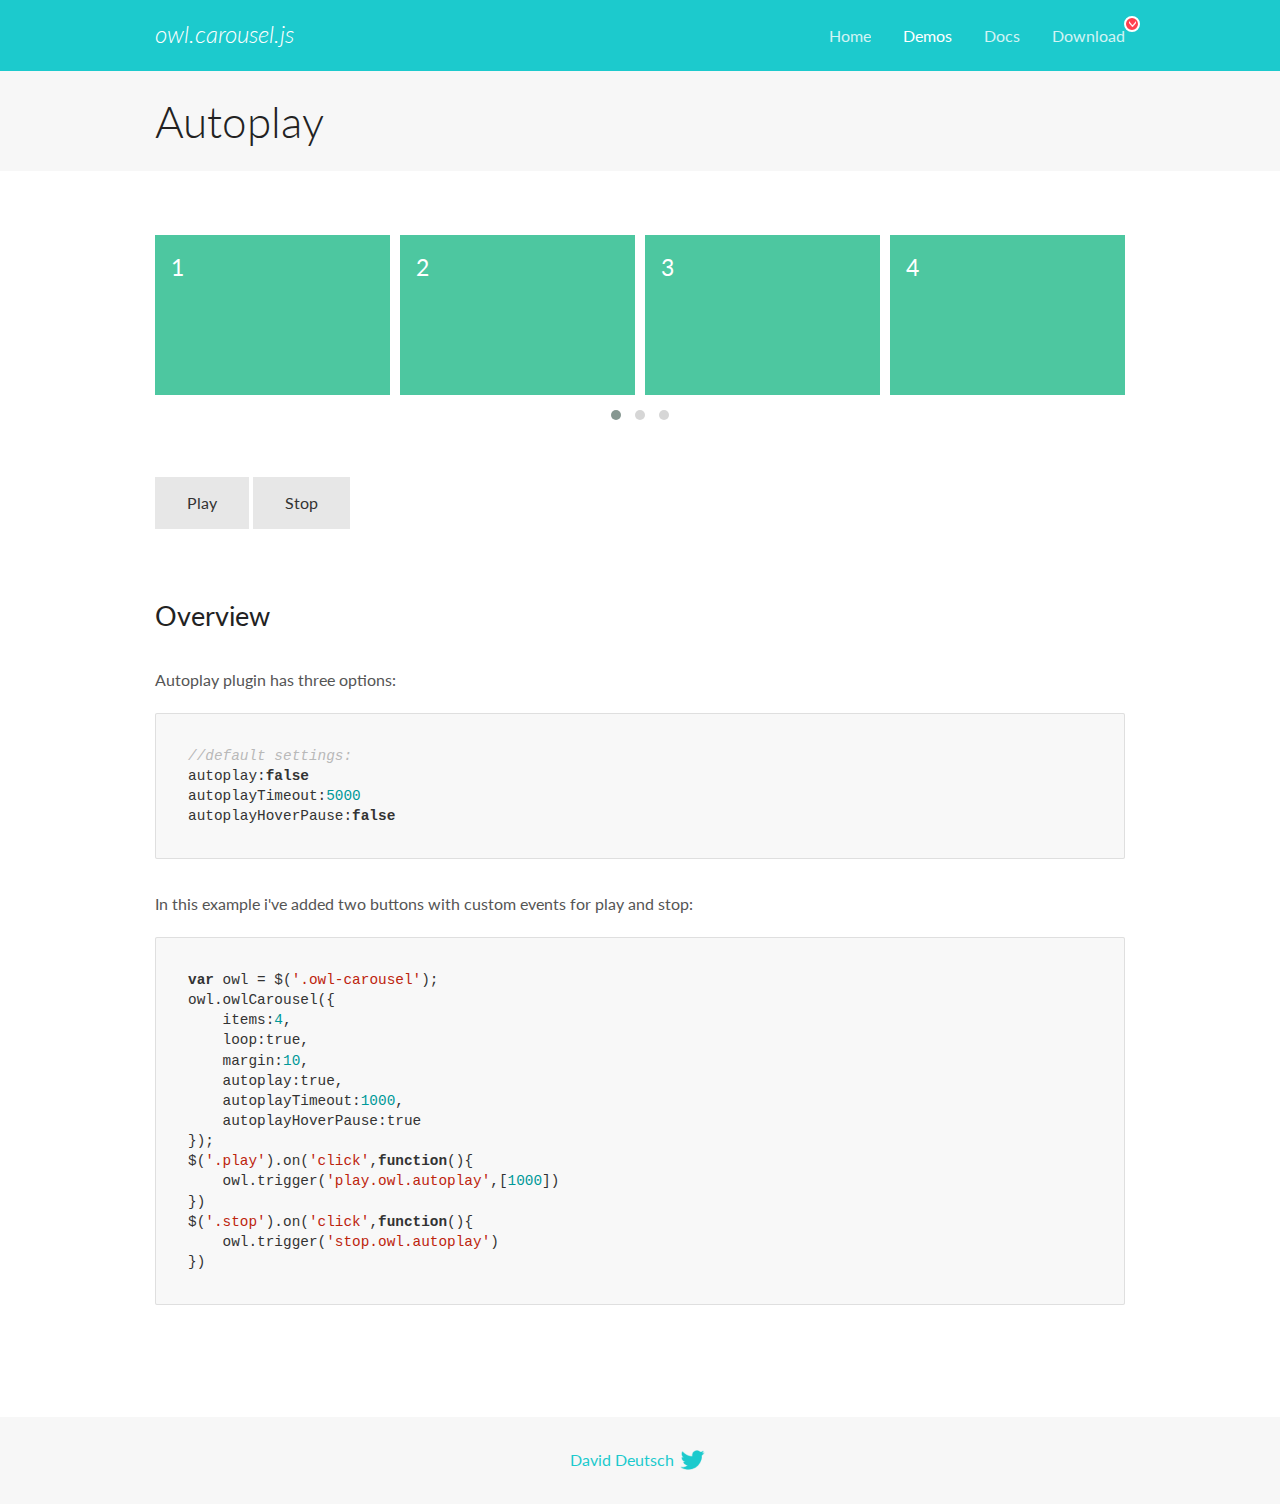
<file: lib/owl/docs/demos/autoplay.html>
<!DOCTYPE html>
<html lang="en">
  <head>

    <!-- head -->
    <meta charset="utf-8">
    <meta name="msapplication-tap-highlight" content="no" />
    <meta name="viewport" content="width=device-width, initial-scale=1.0" />
    <meta name="description" content="Autoplay usage demo">
    <meta name="author" content="David Deutsch">
    <title>
      Autoplay Demo | Owl Carousel | 2.3.4
    </title>

    <!-- Stylesheets -->
    <link href='https://fonts.googleapis.com/css?family=Lato:300,400,700,400italic,300italic' rel='stylesheet' type='text/css'>
    <link rel="stylesheet" href="../assets/css/docs.theme.min.css">

    <!-- Owl Stylesheets -->
    <link rel="stylesheet" href="../assets/owlcarousel/assets/owl.carousel.min.css">
    <link rel="stylesheet" href="../assets/owlcarousel/assets/owl.theme.default.min.css">

    <!-- HTML5 shim and Respond.js IE8 support of HTML5 elements and media queries -->

    <!--[if lt IE 9]>
      <script src="https://oss.maxcdn.com/libs/html5shiv/3.7.0/html5shiv.js"></script>
      <script src="https://oss.maxcdn.com/libs/respond.js/1.3.0/respond.min.js"></script>
    <![endif]-->

    <!-- Favicons -->
    <link rel="apple-touch-icon-precomposed" sizes="144x144" href="../assets/ico/apple-touch-icon-144-precomposed.png">
    <link rel="shortcut icon" href="../assets/ico/favicon.png">
    <link rel="shortcut icon" href="favicon.ico">

    <!-- Yeah i know js should not be in header. Its required for demos.-->

    <!-- javascript -->
    <script src="../assets/vendors/jquery.min.js"></script>
    <script src="../assets/owlcarousel/owl.carousel.js"></script>
  </head>
  <body>

    <!-- header -->
    <header class="header">
      <div class="row">
        <div class="large-12 columns">
          <div class="brand left">
            <h3>
              <a href="/OwlCarousel2/">owl.carousel.js</a> 
            </h3>
          </div>
          <a id="toggle-nav" class="right">
            <span></span> <span></span> <span></span> 
          </a> 
          <div class="nav-bar">
            <ul class="clearfix">
              <li> <a href="/OwlCarousel2/index.html">Home</a>  </li>
              <li class="active">
                <a href="/OwlCarousel2/demos/demos.html">Demos</a> 
              </li>
              <li> <a href="/OwlCarousel2/docs/started-welcome.html">Docs</a>  </li>
              <li>
                <a href="https://github.com/OwlCarousel2/OwlCarousel2/archive/2.3.4.zip">Download</a> 
                <span class="download"></span> 
              </li>
            </ul>
          </div>
        </div>
      </div>
    </header>

    <!-- title -->
    <section class="title">
      <div class="row">
        <div class="large-12 columns">
          <h1>Autoplay</h1>
        </div>
      </div>
    </section>

    <!--  Demos -->
    <section id="demos">
      <div class="row">
        <div class="large-12 columns">
          <div class="owl-carousel owl-theme">
            <div class="item">
              <h4>1</h4>
            </div>
            <div class="item">
              <h4>2</h4>
            </div>
            <div class="item">
              <h4>3</h4>
            </div>
            <div class="item">
              <h4>4</h4>
            </div>
            <div class="item">
              <h4>5</h4>
            </div>
            <div class="item">
              <h4>6</h4>
            </div>
            <div class="item">
              <h4>7</h4>
            </div>
            <div class="item">
              <h4>8</h4>
            </div>
            <div class="item">
              <h4>9</h4>
            </div>
            <div class="item">
              <h4>10</h4>
            </div>
            <div class="item">
              <h4>11</h4>
            </div>
            <div class="item">
              <h4>12</h4>
            </div>
          </div>
          <a class="button secondary play">Play</a> 
          <a class="button secondary stop">Stop</a> 
          <h3 id="overview">Overview</h3>
          <p>Autoplay plugin has three options:</p>
          <pre><code>//default settings:
autoplay:false
autoplayTimeout:5000
autoplayHoverPause:false</code></pre>
          <p>In this example i&#39;ve added two buttons with custom events for play and stop:</p>
          <pre><code>var owl = $(&#39;.owl-carousel&#39;);
owl.owlCarousel({
    items:4,
    loop:true,
    margin:10,
    autoplay:true,
    autoplayTimeout:1000,
    autoplayHoverPause:true
});
$(&#39;.play&#39;).on(&#39;click&#39;,function(){
    owl.trigger(&#39;play.owl.autoplay&#39;,[1000])
})
$(&#39;.stop&#39;).on(&#39;click&#39;,function(){
    owl.trigger(&#39;stop.owl.autoplay&#39;)
})</code></pre>
          <script>
            $(document).ready(function() {
              var owl = $('.owl-carousel');
              owl.owlCarousel({
                items: 4,
                loop: true,
                margin: 10,
                autoplay: true,
                autoplayTimeout: 1000,
                autoplayHoverPause: true
              });
              $('.play').on('click', function() {
                owl.trigger('play.owl.autoplay', [1000])
              })
              $('.stop').on('click', function() {
                owl.trigger('stop.owl.autoplay')
              })
            })
          </script>
        </div>
      </div>
    </section>

    <!-- footer -->
    <footer class="footer">
      <div class="row">
        <div class="large-12 columns">
          <h5>
            <a href="/OwlCarousel2/docs/support-contact.html">David Deutsch</a> 
            <a id="custom-tweet-button" href="https://twitter.com/share?url=https://github.com/OwlCarousel2/OwlCarousel2&text=Owl Carousel - This is so awesome! " target="_blank"></a> 
          </h5>
        </div>
      </div>
    </footer>

    <!-- vendors -->
    <script src="../assets/vendors/highlight.js"></script>
    <script src="../assets/js/app.js"></script>
  </body>
</html>
</file>
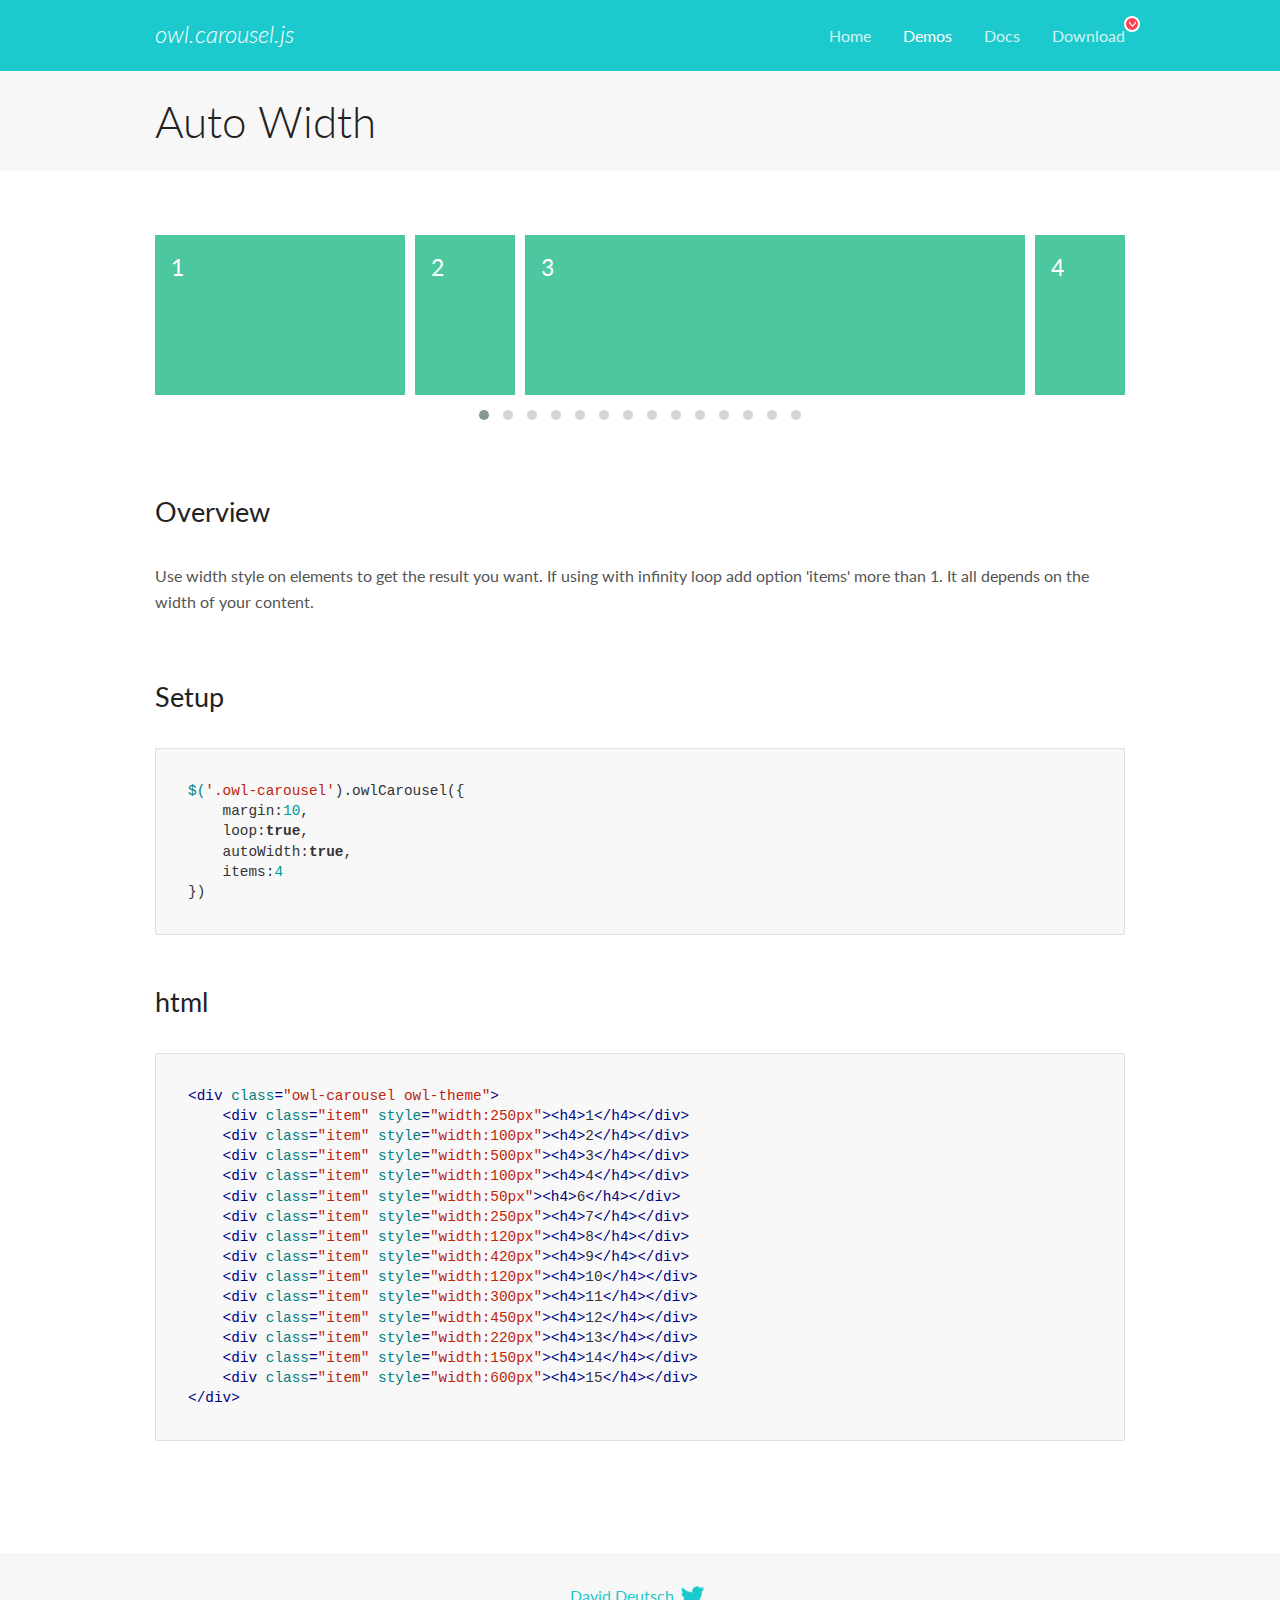
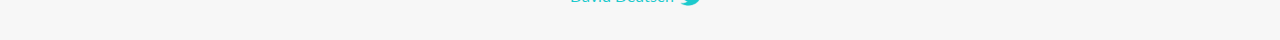
<file: lib/owl/docs/demos/autowidth.html>
<!DOCTYPE html>
<html lang="en">
  <head>

    <!-- head -->
    <meta charset="utf-8">
    <meta name="msapplication-tap-highlight" content="no" />
    <meta name="viewport" content="width=device-width, initial-scale=1.0" />
    <meta name="description" content="Auto Width">
    <meta name="author" content="David Deutsch">
    <title>
      Auto Width Demo | Owl Carousel | 2.3.4
    </title>

    <!-- Stylesheets -->
    <link href='https://fonts.googleapis.com/css?family=Lato:300,400,700,400italic,300italic' rel='stylesheet' type='text/css'>
    <link rel="stylesheet" href="../assets/css/docs.theme.min.css">

    <!-- Owl Stylesheets -->
    <link rel="stylesheet" href="../assets/owlcarousel/assets/owl.carousel.min.css">
    <link rel="stylesheet" href="../assets/owlcarousel/assets/owl.theme.default.min.css">

    <!-- HTML5 shim and Respond.js IE8 support of HTML5 elements and media queries -->

    <!--[if lt IE 9]>
      <script src="https://oss.maxcdn.com/libs/html5shiv/3.7.0/html5shiv.js"></script>
      <script src="https://oss.maxcdn.com/libs/respond.js/1.3.0/respond.min.js"></script>
    <![endif]-->

    <!-- Favicons -->
    <link rel="apple-touch-icon-precomposed" sizes="144x144" href="../assets/ico/apple-touch-icon-144-precomposed.png">
    <link rel="shortcut icon" href="../assets/ico/favicon.png">
    <link rel="shortcut icon" href="favicon.ico">

    <!-- Yeah i know js should not be in header. Its required for demos.-->

    <!-- javascript -->
    <script src="../assets/vendors/jquery.min.js"></script>
    <script src="../assets/owlcarousel/owl.carousel.js"></script>
  </head>
  <body>

    <!-- header -->
    <header class="header">
      <div class="row">
        <div class="large-12 columns">
          <div class="brand left">
            <h3>
              <a href="/OwlCarousel2/">owl.carousel.js</a> 
            </h3>
          </div>
          <a id="toggle-nav" class="right">
            <span></span> <span></span> <span></span> 
          </a> 
          <div class="nav-bar">
            <ul class="clearfix">
              <li> <a href="/OwlCarousel2/index.html">Home</a>  </li>
              <li class="active">
                <a href="/OwlCarousel2/demos/demos.html">Demos</a> 
              </li>
              <li> <a href="/OwlCarousel2/docs/started-welcome.html">Docs</a>  </li>
              <li>
                <a href="https://github.com/OwlCarousel2/OwlCarousel2/archive/2.3.4.zip">Download</a> 
                <span class="download"></span> 
              </li>
            </ul>
          </div>
        </div>
      </div>
    </header>

    <!-- title -->
    <section class="title">
      <div class="row">
        <div class="large-12 columns">
          <h1>Auto Width</h1>
        </div>
      </div>
    </section>

    <!--  Demos -->
    <section id="demos">
      <div class="row">
        <div class="large-12 columns">
          <div class="owl-carousel owl-theme">
            <div class="item" style="width:250px">
              <h4>1</h4>
            </div>
            <div class="item" style="width:100px">
              <h4>2</h4>
            </div>
            <div class="item" style="width:500px">
              <h4>3</h4>
            </div>
            <div class="item" style="width:100px">
              <h4>4</h4>
            </div>
            <div class="item" style="width:50px">
              <h4>6</h4>
            </div>
            <div class="item" style="width:250px">
              <h4>7</h4>
            </div>
            <div class="item" style="width:120px">
              <h4>8</h4>
            </div>
            <div class="item" style="width:420px">
              <h4>9</h4>
            </div>
            <div class="item" style="width:120px">
              <h4>10</h4>
            </div>
            <div class="item" style="width:300px">
              <h4>11</h4>
            </div>
            <div class="item" style="width:450px">
              <h4>12</h4>
            </div>
            <div class="item" style="width:220px">
              <h4>13</h4>
            </div>
            <div class="item" style="width:150px">
              <h4>14</h4>
            </div>
            <div class="item" style="width:600px">
              <h4>15</h4>
            </div>
          </div>
          <h3 id="overview">Overview</h3>
          <p>Use width style on elements to get the result you want. If using with infinity loop add option &#39;items&#39; more than 1. It all depends on the width of your content.</p>
          <h3 id="setup">Setup</h3>
          <pre><code>$(&#39;.owl-carousel&#39;).owlCarousel({
    margin:10,
    loop:true,
    autoWidth:true,
    items:4
})</code></pre>
          <h3 id="html">html</h3>
          <pre><code>&lt;div class=&quot;owl-carousel owl-theme&quot;&gt;
    &lt;div class=&quot;item&quot; style=&quot;width:250px&quot;&gt;&lt;h4&gt;1&lt;/h4&gt;&lt;/div&gt;
    &lt;div class=&quot;item&quot; style=&quot;width:100px&quot;&gt;&lt;h4&gt;2&lt;/h4&gt;&lt;/div&gt;
    &lt;div class=&quot;item&quot; style=&quot;width:500px&quot;&gt;&lt;h4&gt;3&lt;/h4&gt;&lt;/div&gt;
    &lt;div class=&quot;item&quot; style=&quot;width:100px&quot;&gt;&lt;h4&gt;4&lt;/h4&gt;&lt;/div&gt;
    &lt;div class=&quot;item&quot; style=&quot;width:50px&quot;&gt;&lt;h4&gt;6&lt;/h4&gt;&lt;/div&gt;
    &lt;div class=&quot;item&quot; style=&quot;width:250px&quot;&gt;&lt;h4&gt;7&lt;/h4&gt;&lt;/div&gt;
    &lt;div class=&quot;item&quot; style=&quot;width:120px&quot;&gt;&lt;h4&gt;8&lt;/h4&gt;&lt;/div&gt;
    &lt;div class=&quot;item&quot; style=&quot;width:420px&quot;&gt;&lt;h4&gt;9&lt;/h4&gt;&lt;/div&gt;
    &lt;div class=&quot;item&quot; style=&quot;width:120px&quot;&gt;&lt;h4&gt;10&lt;/h4&gt;&lt;/div&gt;
    &lt;div class=&quot;item&quot; style=&quot;width:300px&quot;&gt;&lt;h4&gt;11&lt;/h4&gt;&lt;/div&gt;
    &lt;div class=&quot;item&quot; style=&quot;width:450px&quot;&gt;&lt;h4&gt;12&lt;/h4&gt;&lt;/div&gt;
    &lt;div class=&quot;item&quot; style=&quot;width:220px&quot;&gt;&lt;h4&gt;13&lt;/h4&gt;&lt;/div&gt;
    &lt;div class=&quot;item&quot; style=&quot;width:150px&quot;&gt;&lt;h4&gt;14&lt;/h4&gt;&lt;/div&gt;
    &lt;div class=&quot;item&quot; style=&quot;width:600px&quot;&gt;&lt;h4&gt;15&lt;/h4&gt;&lt;/div&gt;
&lt;/div&gt;</code></pre>
          <script>
            $(document).ready(function() {
              $('.owl-carousel').owlCarousel({
                margin: 10,
                loop: true,
                autoWidth: true,
                items: 4
              })
            })
          </script>
        </div>
      </div>
    </section>

    <!-- footer -->
    <footer class="footer">
      <div class="row">
        <div class="large-12 columns">
          <h5>
            <a href="/OwlCarousel2/docs/support-contact.html">David Deutsch</a> 
            <a id="custom-tweet-button" href="https://twitter.com/share?url=https://github.com/OwlCarousel2/OwlCarousel2&text=Owl Carousel - This is so awesome! " target="_blank"></a> 
          </h5>
        </div>
      </div>
    </footer>

    <!-- vendors -->
    <script src="../assets/vendors/highlight.js"></script>
    <script src="../assets/js/app.js"></script>
  </body>
</html>
</file>
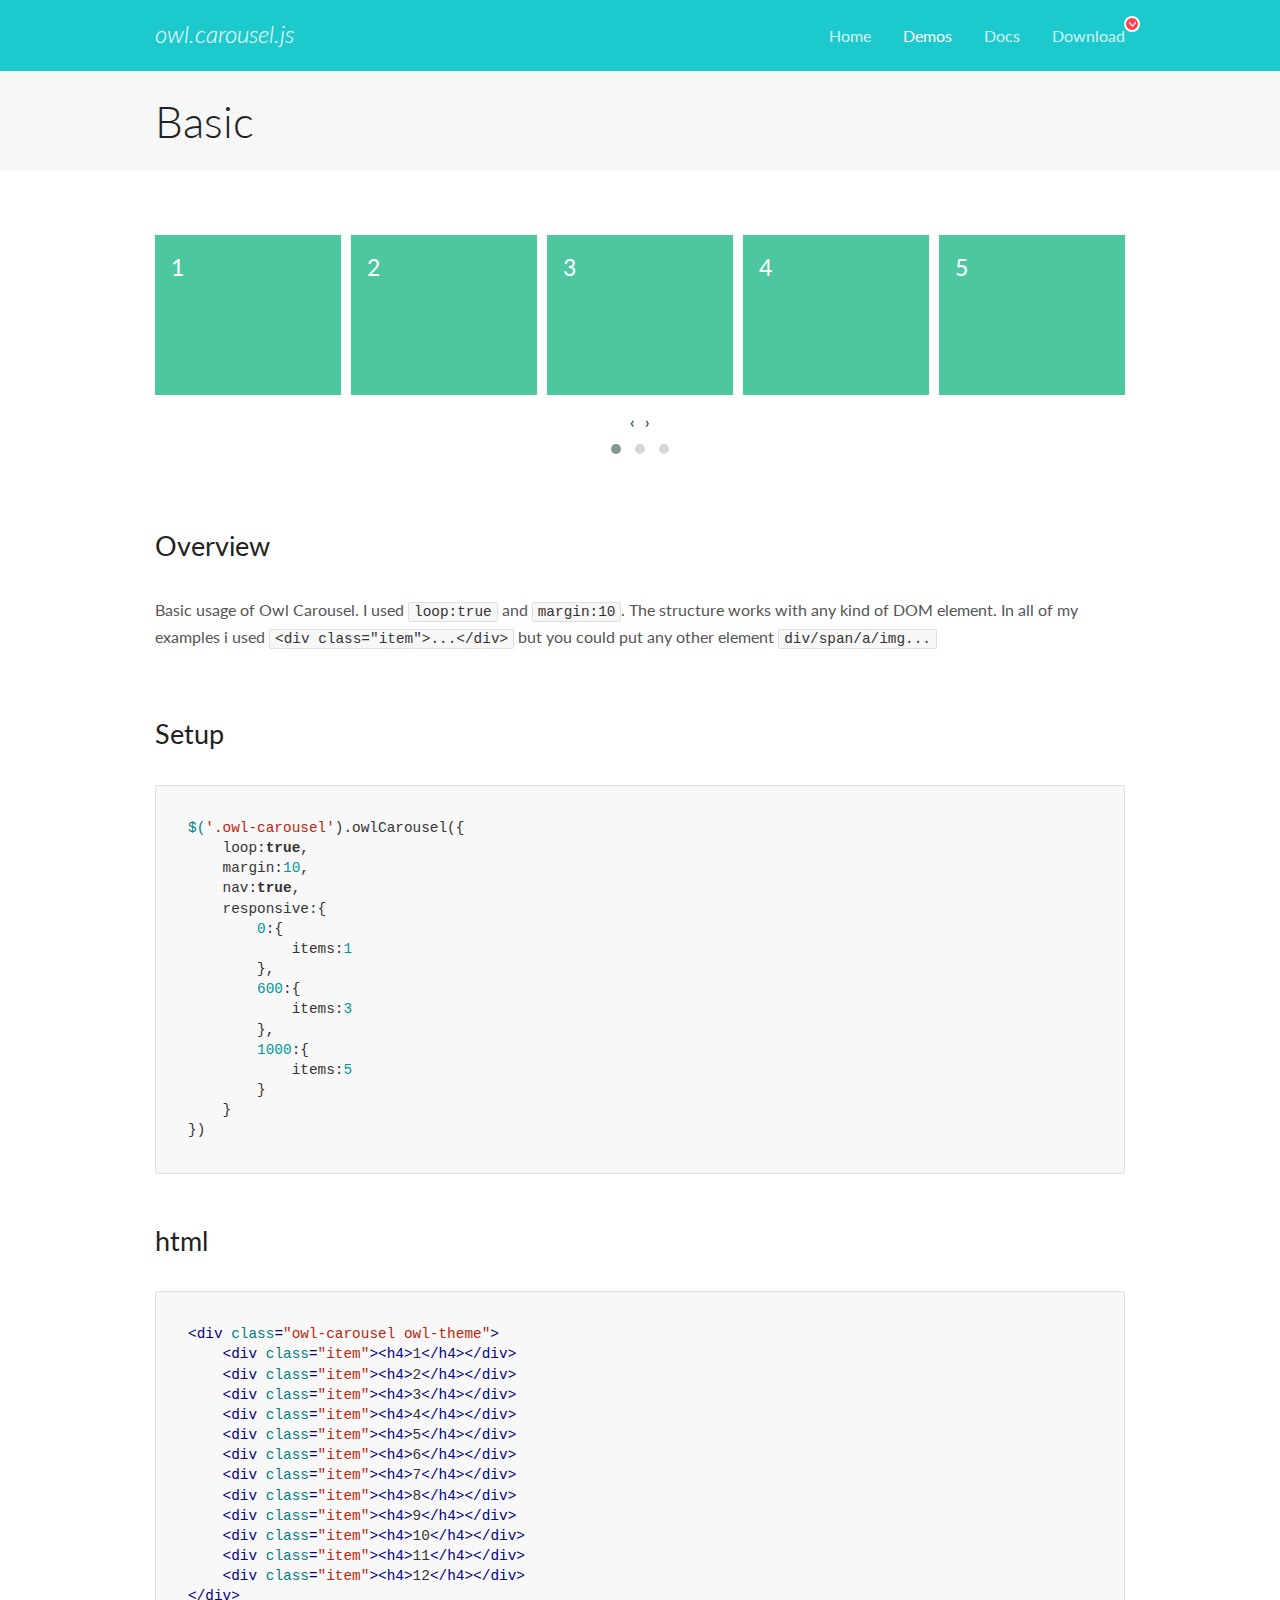
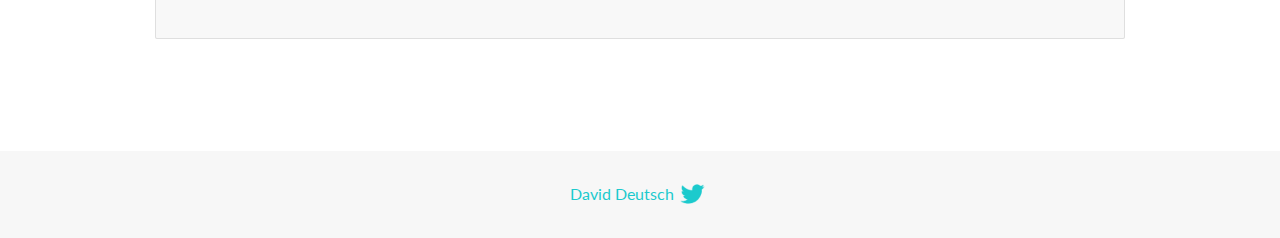
<file: lib/owl/docs/demos/basic.html>
<!DOCTYPE html>
<html lang="en">
  <head>

    <!-- head -->
    <meta charset="utf-8">
    <meta name="msapplication-tap-highlight" content="no" />
    <meta name="viewport" content="width=device-width, initial-scale=1.0" />
    <meta name="description" content="Basic usage demo">
    <meta name="author" content="David Deutsch">
    <title>
      Basic Demo | Owl Carousel | 2.3.4
    </title>

    <!-- Stylesheets -->
    <link href='https://fonts.googleapis.com/css?family=Lato:300,400,700,400italic,300italic' rel='stylesheet' type='text/css'>
    <link rel="stylesheet" href="../assets/css/docs.theme.min.css">

    <!-- Owl Stylesheets -->
    <link rel="stylesheet" href="../assets/owlcarousel/assets/owl.carousel.min.css">
    <link rel="stylesheet" href="../assets/owlcarousel/assets/owl.theme.default.min.css">

    <!-- HTML5 shim and Respond.js IE8 support of HTML5 elements and media queries -->

    <!--[if lt IE 9]>
      <script src="https://oss.maxcdn.com/libs/html5shiv/3.7.0/html5shiv.js"></script>
      <script src="https://oss.maxcdn.com/libs/respond.js/1.3.0/respond.min.js"></script>
    <![endif]-->

    <!-- Favicons -->
    <link rel="apple-touch-icon-precomposed" sizes="144x144" href="../assets/ico/apple-touch-icon-144-precomposed.png">
    <link rel="shortcut icon" href="../assets/ico/favicon.png">
    <link rel="shortcut icon" href="favicon.ico">

    <!-- Yeah i know js should not be in header. Its required for demos.-->

    <!-- javascript -->
    <script src="../assets/vendors/jquery.min.js"></script>
    <script src="../assets/owlcarousel/owl.carousel.js"></script>
  </head>
  <body>

    <!-- header -->
    <header class="header">
      <div class="row">
        <div class="large-12 columns">
          <div class="brand left">
            <h3>
              <a href="/OwlCarousel2/">owl.carousel.js</a> 
            </h3>
          </div>
          <a id="toggle-nav" class="right">
            <span></span> <span></span> <span></span> 
          </a> 
          <div class="nav-bar">
            <ul class="clearfix">
              <li> <a href="/OwlCarousel2/index.html">Home</a>  </li>
              <li class="active">
                <a href="/OwlCarousel2/demos/demos.html">Demos</a> 
              </li>
              <li> <a href="/OwlCarousel2/docs/started-welcome.html">Docs</a>  </li>
              <li>
                <a href="https://github.com/OwlCarousel2/OwlCarousel2/archive/2.3.4.zip">Download</a> 
                <span class="download"></span> 
              </li>
            </ul>
          </div>
        </div>
      </div>
    </header>

    <!-- title -->
    <section class="title">
      <div class="row">
        <div class="large-12 columns">
          <h1>Basic</h1>
        </div>
      </div>
    </section>

    <!--  Demos -->
    <section id="demos">
      <div class="row">
        <div class="large-12 columns">
          <div class="owl-carousel owl-theme">
            <div class="item">
              <h4>1</h4>
            </div>
            <div class="item">
              <h4>2</h4>
            </div>
            <div class="item">
              <h4>3</h4>
            </div>
            <div class="item">
              <h4>4</h4>
            </div>
            <div class="item">
              <h4>5</h4>
            </div>
            <div class="item">
              <h4>6</h4>
            </div>
            <div class="item">
              <h4>7</h4>
            </div>
            <div class="item">
              <h4>8</h4>
            </div>
            <div class="item">
              <h4>9</h4>
            </div>
            <div class="item">
              <h4>10</h4>
            </div>
            <div class="item">
              <h4>11</h4>
            </div>
            <div class="item">
              <h4>12</h4>
            </div>
          </div>
          <h3 id="overview">Overview</h3>
          <p>Basic usage of Owl Carousel. I used <code>loop:true</code> and <code>margin:10</code>. The structure works with any kind of DOM element. In all of my examples i used <code>&lt;div class=&quot;item&quot;&gt;...&lt;/div&gt;</code> but you could
            put any other element <code>div/span/a/img...</code></p>
          <h3 id="setup">Setup</h3>
          <pre><code>$(&#39;.owl-carousel&#39;).owlCarousel({
    loop:true,
    margin:10,
    nav:true,
    responsive:{
        0:{
            items:1
        },
        600:{
            items:3
        },
        1000:{
            items:5
        }
    }
})</code></pre>
          <h3 id="html">html</h3>
          <pre><code>&lt;div class=&quot;owl-carousel owl-theme&quot;&gt;
    &lt;div class=&quot;item&quot;&gt;&lt;h4&gt;1&lt;/h4&gt;&lt;/div&gt;
    &lt;div class=&quot;item&quot;&gt;&lt;h4&gt;2&lt;/h4&gt;&lt;/div&gt;
    &lt;div class=&quot;item&quot;&gt;&lt;h4&gt;3&lt;/h4&gt;&lt;/div&gt;
    &lt;div class=&quot;item&quot;&gt;&lt;h4&gt;4&lt;/h4&gt;&lt;/div&gt;
    &lt;div class=&quot;item&quot;&gt;&lt;h4&gt;5&lt;/h4&gt;&lt;/div&gt;
    &lt;div class=&quot;item&quot;&gt;&lt;h4&gt;6&lt;/h4&gt;&lt;/div&gt;
    &lt;div class=&quot;item&quot;&gt;&lt;h4&gt;7&lt;/h4&gt;&lt;/div&gt;
    &lt;div class=&quot;item&quot;&gt;&lt;h4&gt;8&lt;/h4&gt;&lt;/div&gt;
    &lt;div class=&quot;item&quot;&gt;&lt;h4&gt;9&lt;/h4&gt;&lt;/div&gt;
    &lt;div class=&quot;item&quot;&gt;&lt;h4&gt;10&lt;/h4&gt;&lt;/div&gt;
    &lt;div class=&quot;item&quot;&gt;&lt;h4&gt;11&lt;/h4&gt;&lt;/div&gt;
    &lt;div class=&quot;item&quot;&gt;&lt;h4&gt;12&lt;/h4&gt;&lt;/div&gt;
&lt;/div&gt;</code></pre>
          <script>
            $(document).ready(function() {
              var owl = $('.owl-carousel');
              owl.owlCarousel({
                margin: 10,
                nav: true,
                loop: true,
                responsive: {
                  0: {
                    items: 1
                  },
                  600: {
                    items: 3
                  },
                  1000: {
                    items: 5
                  }
                }
              })
            })
          </script>
        </div>
      </div>
    </section>

    <!-- footer -->
    <footer class="footer">
      <div class="row">
        <div class="large-12 columns">
          <h5>
            <a href="/OwlCarousel2/docs/support-contact.html">David Deutsch</a> 
            <a id="custom-tweet-button" href="https://twitter.com/share?url=https://github.com/OwlCarousel2/OwlCarousel2&text=Owl Carousel - This is so awesome! " target="_blank"></a> 
          </h5>
        </div>
      </div>
    </footer>

    <!-- vendors -->
    <script src="../assets/vendors/highlight.js"></script>
    <script src="../assets/js/app.js"></script>
  </body>
</html>
</file>
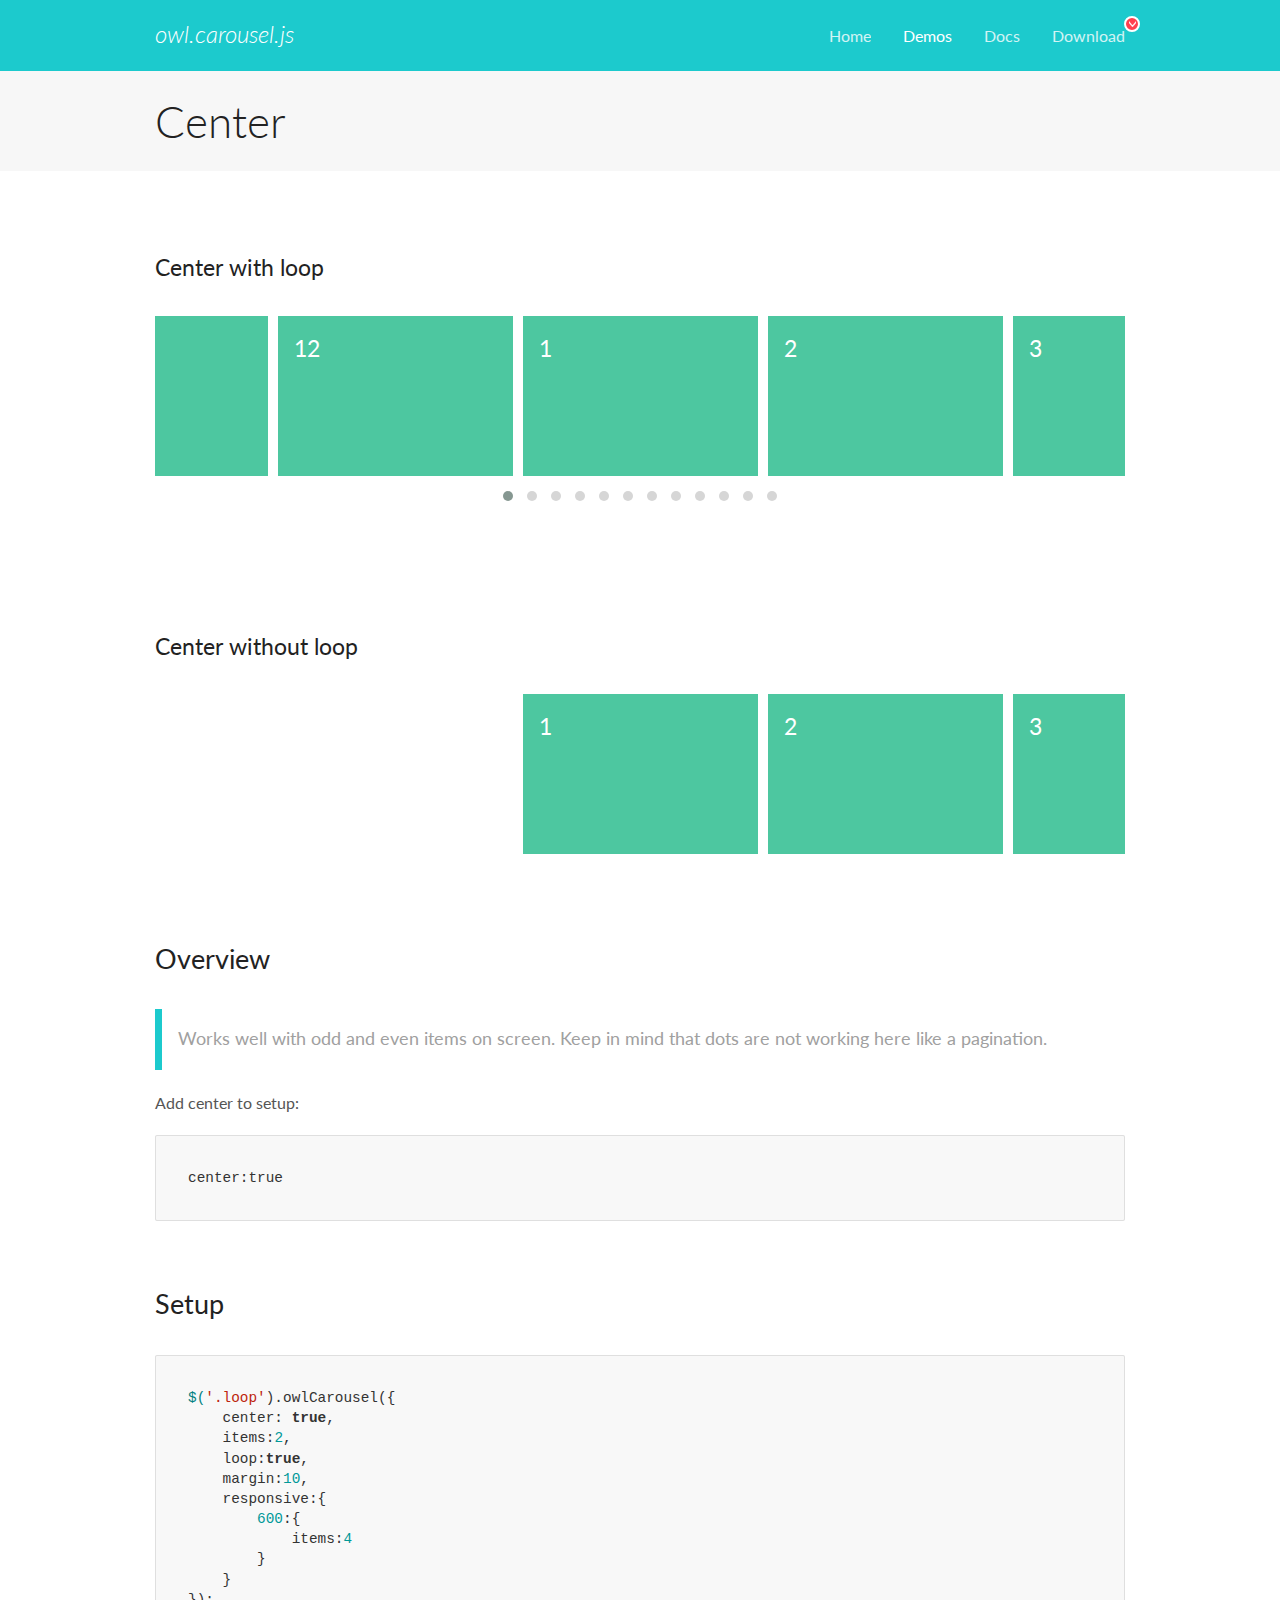
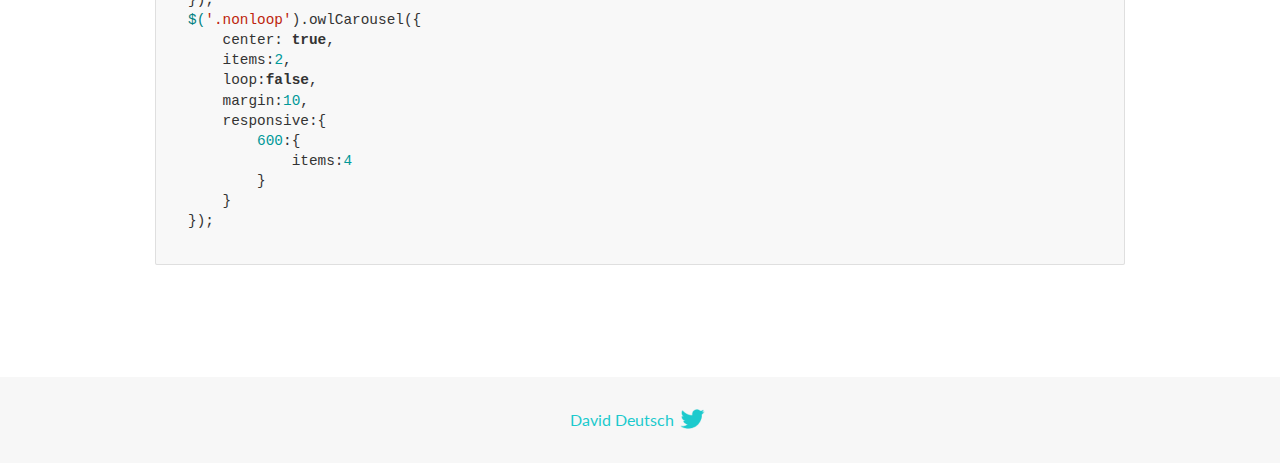
<file: lib/owl/docs/demos/center.html>
<!DOCTYPE html>
<html lang="en">
  <head>

    <!-- head -->
    <meta charset="utf-8">
    <meta name="msapplication-tap-highlight" content="no" />
    <meta name="viewport" content="width=device-width, initial-scale=1.0" />
    <meta name="description" content="Center carousel">
    <meta name="author" content="David Deutsch">
    <title>
      Center Demo | Owl Carousel | 2.3.4
    </title>

    <!-- Stylesheets -->
    <link href='https://fonts.googleapis.com/css?family=Lato:300,400,700,400italic,300italic' rel='stylesheet' type='text/css'>
    <link rel="stylesheet" href="../assets/css/docs.theme.min.css">

    <!-- Owl Stylesheets -->
    <link rel="stylesheet" href="../assets/owlcarousel/assets/owl.carousel.min.css">
    <link rel="stylesheet" href="../assets/owlcarousel/assets/owl.theme.default.min.css">

    <!-- HTML5 shim and Respond.js IE8 support of HTML5 elements and media queries -->

    <!--[if lt IE 9]>
      <script src="https://oss.maxcdn.com/libs/html5shiv/3.7.0/html5shiv.js"></script>
      <script src="https://oss.maxcdn.com/libs/respond.js/1.3.0/respond.min.js"></script>
    <![endif]-->

    <!-- Favicons -->
    <link rel="apple-touch-icon-precomposed" sizes="144x144" href="../assets/ico/apple-touch-icon-144-precomposed.png">
    <link rel="shortcut icon" href="../assets/ico/favicon.png">
    <link rel="shortcut icon" href="favicon.ico">

    <!-- Yeah i know js should not be in header. Its required for demos.-->

    <!-- javascript -->
    <script src="../assets/vendors/jquery.min.js"></script>
    <script src="../assets/owlcarousel/owl.carousel.js"></script>
  </head>
  <body>

    <!-- header -->
    <header class="header">
      <div class="row">
        <div class="large-12 columns">
          <div class="brand left">
            <h3>
              <a href="/OwlCarousel2/">owl.carousel.js</a> 
            </h3>
          </div>
          <a id="toggle-nav" class="right">
            <span></span> <span></span> <span></span> 
          </a> 
          <div class="nav-bar">
            <ul class="clearfix">
              <li> <a href="/OwlCarousel2/index.html">Home</a>  </li>
              <li class="active">
                <a href="/OwlCarousel2/demos/demos.html">Demos</a> 
              </li>
              <li> <a href="/OwlCarousel2/docs/started-welcome.html">Docs</a>  </li>
              <li>
                <a href="https://github.com/OwlCarousel2/OwlCarousel2/archive/2.3.4.zip">Download</a> 
                <span class="download"></span> 
              </li>
            </ul>
          </div>
        </div>
      </div>
    </header>

    <!-- title -->
    <section class="title">
      <div class="row">
        <div class="large-12 columns">
          <h1>Center</h1>
        </div>
      </div>
    </section>

    <!--  Demos -->
    <section id="demos">
      <div class="row">
        <div class="large-12 columns">
          <h4 id="center-with-loop">Center with loop</h4>
          <div class="loop owl-carousel owl-theme">
            <div class="item">
              <h4>1</h4>
            </div>
            <div class="item">
              <h4>2</h4>
            </div>
            <div class="item">
              <h4>3</h4>
            </div>
            <div class="item">
              <h4>4</h4>
            </div>
            <div class="item">
              <h4>5</h4>
            </div>
            <div class="item">
              <h4>6</h4>
            </div>
            <div class="item">
              <h4>7</h4>
            </div>
            <div class="item">
              <h4>8</h4>
            </div>
            <div class="item">
              <h4>9</h4>
            </div>
            <div class="item">
              <h4>10</h4>
            </div>
            <div class="item">
              <h4>11</h4>
            </div>
            <div class="item">
              <h4>12</h4>
            </div>
          </div>
          <br>
          <h4 id="center-without-loop">Center without loop</h4>
          <div class="nonloop owl-carousel">
            <div class="item">
              <h4>1</h4>
            </div>
            <div class="item">
              <h4>2</h4>
            </div>
            <div class="item">
              <h4>3</h4>
            </div>
            <div class="item">
              <h4>4</h4>
            </div>
            <div class="item">
              <h4>5</h4>
            </div>
            <div class="item">
              <h4>6</h4>
            </div>
            <div class="item">
              <h4>7</h4>
            </div>
            <div class="item">
              <h4>8</h4>
            </div>
            <div class="item">
              <h4>9</h4>
            </div>
            <div class="item">
              <h4>10</h4>
            </div>
            <div class="item">
              <h4>11</h4>
            </div>
            <div class="item">
              <h4>12</h4>
            </div>
          </div>
          <h3 id="overview">Overview</h3>
          <blockquote>
            <p>Works well with odd and even items on screen. Keep in mind that dots are not working here like a pagination.</p>
          </blockquote>
          <p>Add center to setup:</p>
          <pre><code>center:true</code></pre>
          <h3 id="setup">Setup</h3>
          <pre><code>$(&#39;.loop&#39;).owlCarousel({
    center: true,
    items:2,
    loop:true,
    margin:10,
    responsive:{
        600:{
            items:4
        }
    }
});
$(&#39;.nonloop&#39;).owlCarousel({
    center: true,
    items:2,
    loop:false,
    margin:10,
    responsive:{
        600:{
            items:4
        }
    }
});</code></pre>
          <script>
            jQuery(document).ready(function($) {
              $('.loop').owlCarousel({
                center: true,
                items: 2,
                loop: true,
                margin: 10,
                responsive: {
                  600: {
                    items: 4
                  }
                }
              });
              $('.nonloop').owlCarousel({
                center: true,
                items: 2,
                loop: false,
                margin: 10,
                responsive: {
                  600: {
                    items: 4
                  }
                }
              });
            });
          </script>
        </div>
      </div>
    </section>

    <!-- footer -->
    <footer class="footer">
      <div class="row">
        <div class="large-12 columns">
          <h5>
            <a href="/OwlCarousel2/docs/support-contact.html">David Deutsch</a> 
            <a id="custom-tweet-button" href="https://twitter.com/share?url=https://github.com/OwlCarousel2/OwlCarousel2&text=Owl Carousel - This is so awesome! " target="_blank"></a> 
          </h5>
        </div>
      </div>
    </footer>

    <!-- vendors -->
    <script src="../assets/vendors/highlight.js"></script>
    <script src="../assets/js/app.js"></script>
  </body>
</html>
</file>
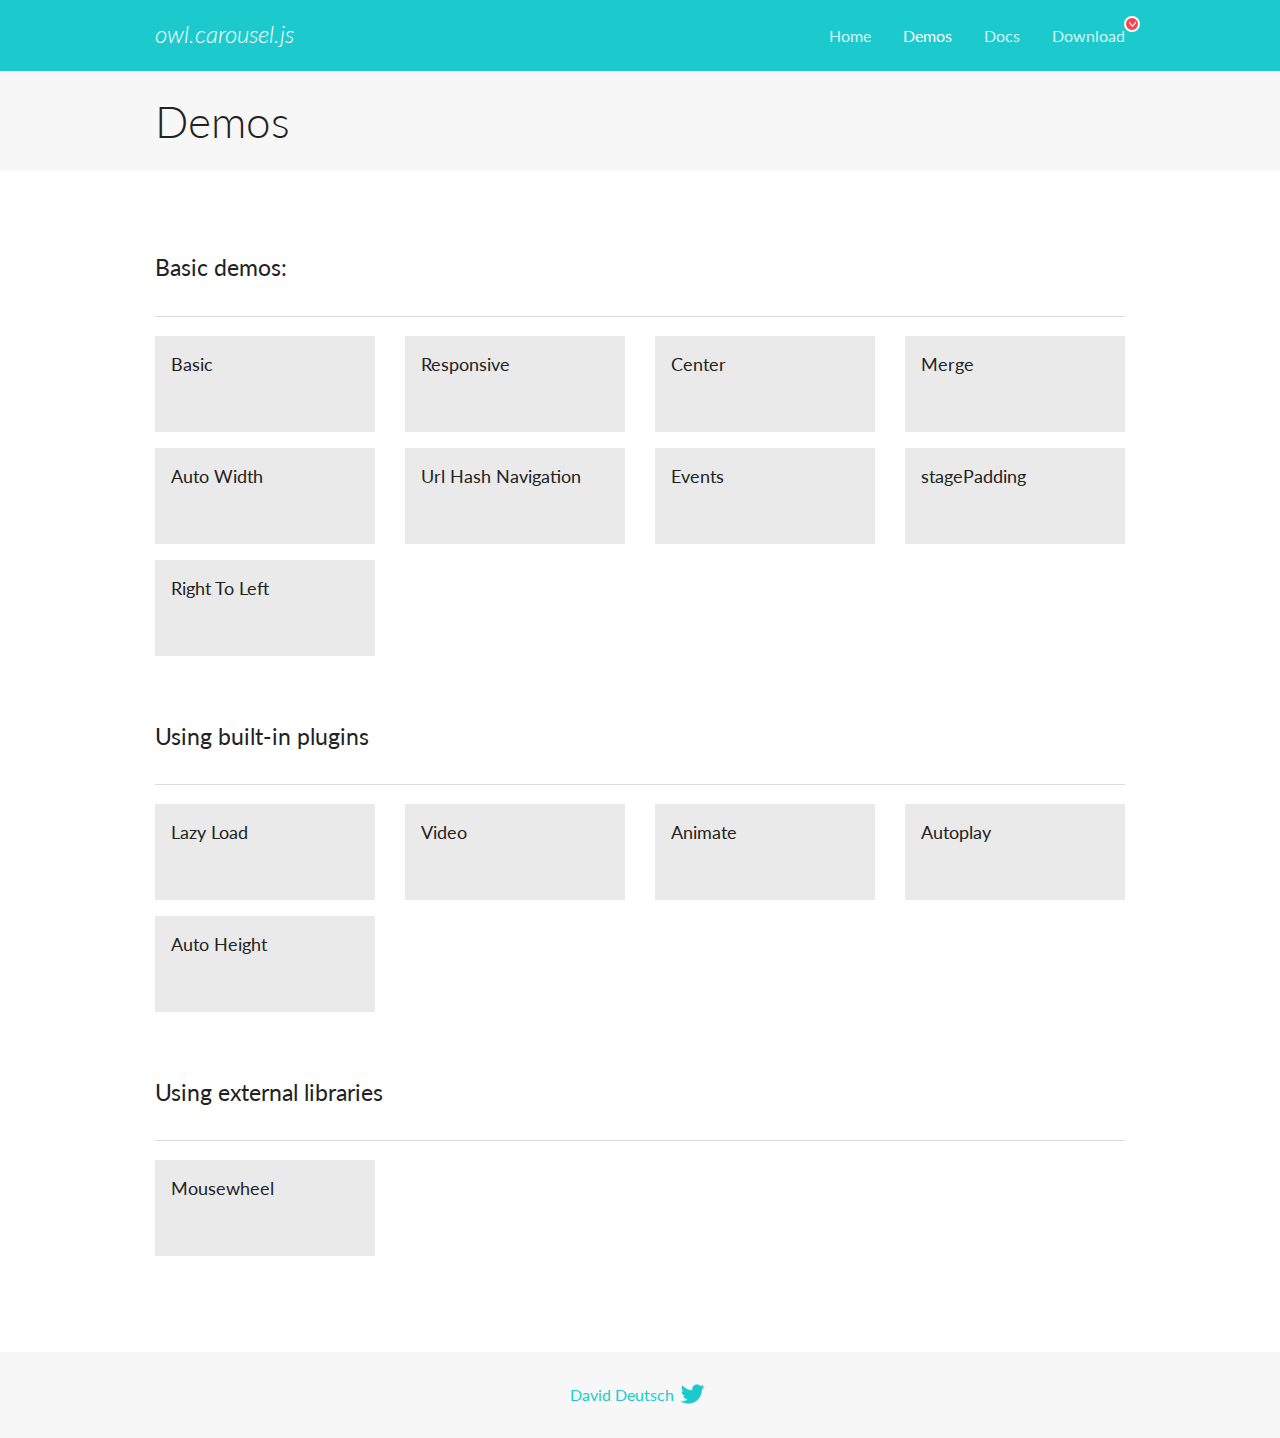
<file: lib/owl/docs/demos/demos.html>
<!DOCTYPE html>
<html lang="en">
  <head>

    <!-- head -->
    <meta charset="utf-8">
    <meta name="msapplication-tap-highlight" content="no" />
    <meta name="viewport" content="width=device-width, initial-scale=1.0" />
    <meta name="description" content="A list of Owl Carousel examples.">
    <meta name="author" content="David Deutsch">
    <title>
      Demos | Owl Carousel | 2.3.4
    </title>

    <!-- Stylesheets -->
    <link href='https://fonts.googleapis.com/css?family=Lato:300,400,700,400italic,300italic' rel='stylesheet' type='text/css'>
    <link rel="stylesheet" href="../assets/css/docs.theme.min.css">

    <!-- Owl Stylesheets -->
    <link rel="stylesheet" href="../assets/owlcarousel/assets/owl.carousel.min.css">
    <link rel="stylesheet" href="../assets/owlcarousel/assets/owl.theme.default.min.css">

    <!-- HTML5 shim and Respond.js IE8 support of HTML5 elements and media queries -->

    <!--[if lt IE 9]>
      <script src="https://oss.maxcdn.com/libs/html5shiv/3.7.0/html5shiv.js"></script>
      <script src="https://oss.maxcdn.com/libs/respond.js/1.3.0/respond.min.js"></script>
    <![endif]-->

    <!-- Favicons -->
    <link rel="apple-touch-icon-precomposed" sizes="144x144" href="../assets/ico/apple-touch-icon-144-precomposed.png">
    <link rel="shortcut icon" href="../assets/ico/favicon.png">
    <link rel="shortcut icon" href="favicon.ico">

    <!-- Yeah i know js should not be in header. Its required for demos.-->

    <!-- javascript -->
    <script src="../assets/vendors/jquery.min.js"></script>
    <script src="../assets/owlcarousel/owl.carousel.js"></script>
  </head>
  <body>

    <!-- header -->
    <header class="header">
      <div class="row">
        <div class="large-12 columns">
          <div class="brand left">
            <h3>
              <a href="/OwlCarousel2/">owl.carousel.js</a> 
            </h3>
          </div>
          <a id="toggle-nav" class="right">
            <span></span> <span></span> <span></span> 
          </a> 
          <div class="nav-bar">
            <ul class="clearfix">
              <li> <a href="/OwlCarousel2/index.html">Home</a>  </li>
              <li class="active">
                <a href="/OwlCarousel2/demos/demos.html">Demos</a> 
              </li>
              <li> <a href="/OwlCarousel2/docs/started-welcome.html">Docs</a>  </li>
              <li>
                <a href="https://github.com/OwlCarousel2/OwlCarousel2/archive/2.3.4.zip">Download</a> 
                <span class="download"></span> 
              </li>
            </ul>
          </div>
        </div>
      </div>
    </header>

    <!-- title -->
    <section class="title">
      <div class="row">
        <div class="large-12 columns">
          <h1>Demos</h1>
        </div>
      </div>
    </section>

    <!--  Demos -->
    <section id="demos">
      <div class="row">
        <div class="large-12 columns">
          <h4 id="basic-demos-">Basic demos:</h4>
          <hr>
          <div class="demo-list">
            <div class="row">
              <div class="small-6 medium-4 large-3 columns">
                <a href="basic.html" class="demo-block">
                  <h5>Basic </h5>
                </a> 
              </div>
              <div class="small-6 medium-4 large-3 columns">
                <a href="responsive.html" class="demo-block">
                  <h5>Responsive </h5>
                </a> 
              </div>
              <div class="small-6 medium-4 large-3 columns">
                <a href="center.html" class="demo-block">
                  <h5>Center </h5>
                </a> 
              </div>
              <div class="small-6 medium-4 large-3 columns">
                <a href="merge.html" class="demo-block">
                  <h5>Merge </h5>
                </a> 
              </div>
              <div class="small-6 medium-4 large-3 columns">
                <a href="autowidth.html" class="demo-block">
                  <h5>Auto Width </h5>
                </a> 
              </div>
              <div class="small-6 medium-4 large-3 columns">
                <a href="urlhashnav.html" class="demo-block">
                  <h5>Url Hash Navigation </h5>
                </a> 
              </div>
              <div class="small-6 medium-4 large-3 columns">
                <a href="events.html" class="demo-block">
                  <h5>Events </h5>
                </a> 
              </div>
              <div class="small-6 medium-4 large-3 columns">
                <a href="stagepadding.html" class="demo-block">
                  <h5>stagePadding </h5>
                </a> 
              </div>
              <div class="small-6 medium-4 large-3 columns">
                <a href="rtl.html" class="demo-block">
                  <h5>Right To Left </h5>
                </a> 
              </div>
            </div>
          </div>
          <h4 id="using-built-in-plugins">Using built-in plugins</h4>
          <hr>
          <div class="demo-list">
            <div class="row">
              <div class="small-6 medium-4 large-3 columns">
                <a href="lazyLoad.html" class="demo-block">
                  <h5>Lazy Load </h5>
                </a> 
              </div>
              <div class="small-6 medium-4 large-3 columns">
                <a href="video.html" class="demo-block">
                  <h5>Video </h5>
                </a> 
              </div>
              <div class="small-6 medium-4 large-3 columns">
                <a href="animate.html" class="demo-block">
                  <h5>Animate </h5>
                </a> 
              </div>
              <div class="small-6 medium-4 large-3 columns">
                <a href="autoplay.html" class="demo-block">
                  <h5>Autoplay </h5>
                </a> 
              </div>
              <div class="small-6 medium-4 large-3 columns">
                <a href="autoheight.html" class="demo-block">
                  <h5>Auto Height </h5>
                </a> 
              </div>
            </div>
          </div>
          <h4 id="using-external-libraries">Using external libraries</h4>
          <hr>
          <div class="demo-list">
            <div class="row">
              <div class="small-6 medium-4 large-3 columns">
                <a href="mousewheel.html" class="demo-block">
                  <h5>Mousewheel </h5>
                </a> 
              </div>
            </div>
          </div>
        </div>
      </div>
    </section>

    <!-- footer -->
    <footer class="footer">
      <div class="row">
        <div class="large-12 columns">
          <h5>
            <a href="/OwlCarousel2/docs/support-contact.html">David Deutsch</a> 
            <a id="custom-tweet-button" href="https://twitter.com/share?url=https://github.com/OwlCarousel2/OwlCarousel2&text=Owl Carousel - This is so awesome! " target="_blank"></a> 
          </h5>
        </div>
      </div>
    </footer>

    <!-- vendors -->
    <script src="../assets/vendors/highlight.js"></script>
    <script src="../assets/js/app.js"></script>
  </body>
</html>
</file>
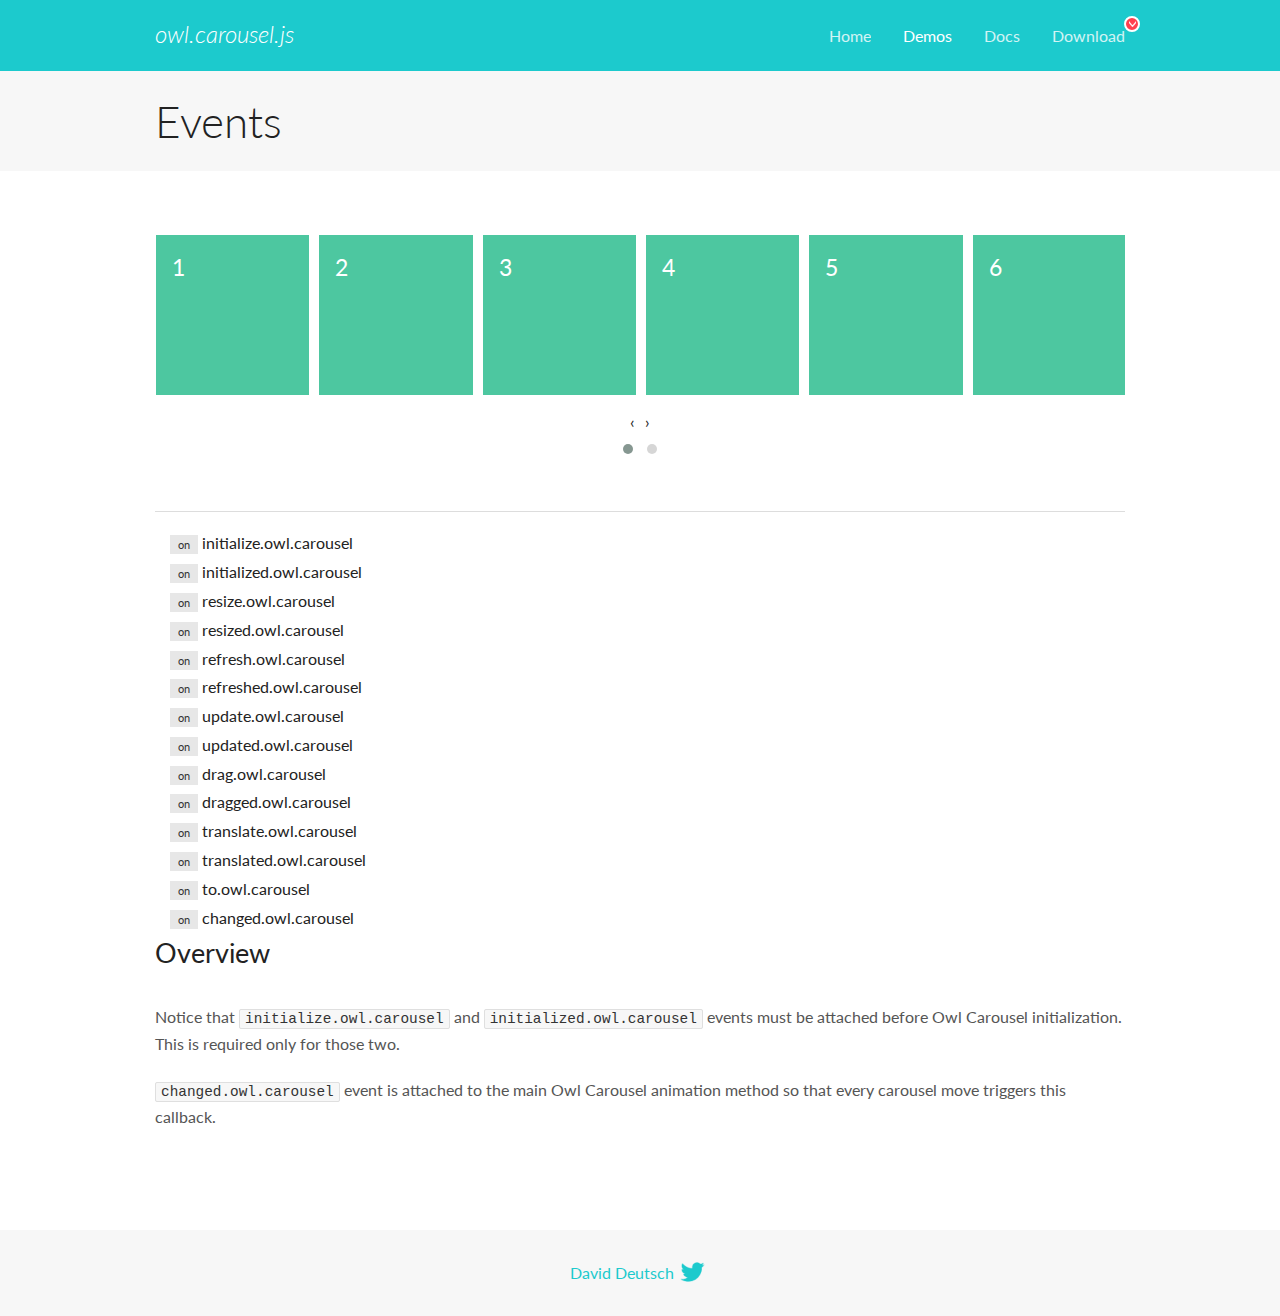
<file: lib/owl/docs/demos/events.html>
<!DOCTYPE html>
<html lang="en">
  <head>

    <!-- head -->
    <meta charset="utf-8">
    <meta name="msapplication-tap-highlight" content="no" />
    <meta name="viewport" content="width=device-width, initial-scale=1.0" />
    <meta name="description" content="Events usage demo">
    <meta name="author" content="David Deutsch">
    <title>
      Events Demo | Owl Carousel | 2.3.4
    </title>

    <!-- Stylesheets -->
    <link href='https://fonts.googleapis.com/css?family=Lato:300,400,700,400italic,300italic' rel='stylesheet' type='text/css'>
    <link rel="stylesheet" href="../assets/css/docs.theme.min.css">

    <!-- Owl Stylesheets -->
    <link rel="stylesheet" href="../assets/owlcarousel/assets/owl.carousel.min.css">
    <link rel="stylesheet" href="../assets/owlcarousel/assets/owl.theme.default.min.css">

    <!-- HTML5 shim and Respond.js IE8 support of HTML5 elements and media queries -->

    <!--[if lt IE 9]>
      <script src="https://oss.maxcdn.com/libs/html5shiv/3.7.0/html5shiv.js"></script>
      <script src="https://oss.maxcdn.com/libs/respond.js/1.3.0/respond.min.js"></script>
    <![endif]-->

    <!-- Favicons -->
    <link rel="apple-touch-icon-precomposed" sizes="144x144" href="../assets/ico/apple-touch-icon-144-precomposed.png">
    <link rel="shortcut icon" href="../assets/ico/favicon.png">
    <link rel="shortcut icon" href="favicon.ico">

    <!-- Yeah i know js should not be in header. Its required for demos.-->

    <!-- javascript -->
    <script src="../assets/vendors/jquery.min.js"></script>
    <script src="../assets/owlcarousel/owl.carousel.js"></script>
  </head>
  <body>

    <!-- header -->
    <header class="header">
      <div class="row">
        <div class="large-12 columns">
          <div class="brand left">
            <h3>
              <a href="/OwlCarousel2/">owl.carousel.js</a> 
            </h3>
          </div>
          <a id="toggle-nav" class="right">
            <span></span> <span></span> <span></span> 
          </a> 
          <div class="nav-bar">
            <ul class="clearfix">
              <li> <a href="/OwlCarousel2/index.html">Home</a>  </li>
              <li class="active">
                <a href="/OwlCarousel2/demos/demos.html">Demos</a> 
              </li>
              <li> <a href="/OwlCarousel2/docs/started-welcome.html">Docs</a>  </li>
              <li>
                <a href="https://github.com/OwlCarousel2/OwlCarousel2/archive/2.3.4.zip">Download</a> 
                <span class="download"></span> 
              </li>
            </ul>
          </div>
        </div>
      </div>
    </header>

    <!-- title -->
    <section class="title">
      <div class="row">
        <div class="large-12 columns">
          <h1>Events</h1>
        </div>
      </div>
    </section>

    <!--  Demos -->
    <section id="demos">
      <div class="row">
        <div class="large-12 columns">
          <div class="owl-carousel owl-theme">
            <div class="item">
              <h4>1</h4>
            </div>
            <div class="item">
              <h4>2</h4>
            </div>
            <div class="item">
              <h4>3</h4>
            </div>
            <div class="item">
              <h4>4</h4>
            </div>
            <div class="item">
              <h4>5</h4>
            </div>
            <div class="item">
              <h4>6</h4>
            </div>
            <div class="item">
              <h4>7</h4>
            </div>
            <div class="item">
              <h4>8</h4>
            </div>
            <div class="item">
              <h4>9</h4>
            </div>
            <div class="item">
              <h4>10</h4>
            </div>
            <div class="item">
              <h4>11</h4>
            </div>
            <div class="item">
              <h4>12</h4>
            </div>
          </div>
          <hr>
          <div class="large-12 columns callbacks">
            <div><span class="label secondary initialize">on</span>  initialize.owl.carousel </div>
            <div><span class="label secondary initialized">on</span>  initialized.owl.carousel </div>
            <div><span class="label secondary resize">on</span>  resize.owl.carousel </div>
            <div><span class="label secondary resized">on</span>  resized.owl.carousel </div>
            <div><span class="label secondary refresh">on</span>  refresh.owl.carousel </div>
            <div><span class="label secondary refreshed">on</span>  refreshed.owl.carousel </div>
            <div><span class="label secondary update">on</span>  update.owl.carousel </div>
            <div><span class="label secondary updated">on</span>  updated.owl.carousel </div>
            <div><span class="label secondary drag">on</span>  drag.owl.carousel </div>
            <div><span class="label secondary dragged">on</span>  dragged.owl.carousel </div>
            <div><span class="label secondary translate">on</span>  translate.owl.carousel </div>
            <div><span class="label secondary translated">on</span>  translated.owl.carousel </div>
            <div><span class="label secondary to">on</span>  to.owl.carousel </div>
            <div><span class="label secondary changed">on</span>  changed.owl.carousel </div>
          </div>
          <h3 id="overview">Overview</h3>
          <p>Notice that <code>initialize.owl.carousel</code> and <code>initialized.owl.carousel</code> events must be attached before Owl Carousel initialization. This is required only for those two.</p>
          <p><code>changed.owl.carousel</code> event is attached to the main Owl Carousel animation method so that every carousel move triggers this callback.</p>
          <script>
            jQuery(document).ready(function($) {
              var owl = $('.owl-carousel');
              owl.on('initialize.owl.carousel initialized.owl.carousel ' +
                'initialize.owl.carousel initialize.owl.carousel ' +
                'resize.owl.carousel resized.owl.carousel ' +
                'refresh.owl.carousel refreshed.owl.carousel ' +
                'update.owl.carousel updated.owl.carousel ' +
                'drag.owl.carousel dragged.owl.carousel ' +
                'translate.owl.carousel translated.owl.carousel ' +
                'to.owl.carousel changed.owl.carousel',
                function(e) {
                  $('.' + e.type)
                    .removeClass('secondary')
                    .addClass('success');
                  window.setTimeout(function() {
                    $('.' + e.type)
                      .removeClass('success')
                      .addClass('secondary');
                  }, 500);
                });
              owl.owlCarousel({
                loop: true,
                nav: true,
                lazyLoad: true,
                margin: 10,
                video: true,
                responsive: {
                  0: {
                    items: 1
                  },
                  600: {
                    items: 3
                  },
                  960: {
                    items: 5,
                  },
                  1200: {
                    items: 6
                  }
                }
              });
            });
          </script>
        </div>
      </div>
    </section>

    <!-- footer -->
    <footer class="footer">
      <div class="row">
        <div class="large-12 columns">
          <h5>
            <a href="/OwlCarousel2/docs/support-contact.html">David Deutsch</a> 
            <a id="custom-tweet-button" href="https://twitter.com/share?url=https://github.com/OwlCarousel2/OwlCarousel2&text=Owl Carousel - This is so awesome! " target="_blank"></a> 
          </h5>
        </div>
      </div>
    </footer>

    <!-- vendors -->
    <script src="../assets/vendors/highlight.js"></script>
    <script src="../assets/js/app.js"></script>
  </body>
</html>
</file>
<file: style.css>
/*
Theme Name: WPD Portfolio
Theme URI: https://wordpress.org/themes/twentytwenty/
Author: Shujon Mahmud
Author URI: https://wordpress.org/
Description: Our default theme for 2020 is designed to take full advantage of the flexibility of the block editor. Organizations and businesses have the ability to create dynamic landing pages with endless layouts using the group and column blocks. The centered content column and fine-tuned typography also makes it perfect for traditional blogs. Complete editor styles give you a good idea of what your content will look like, even before you publish. You can give your site a personal touch by changing the background colors and the accent color in the Customizer. The colors of all elements on your site are automatically calculated based on the colors you pick, ensuring a high, accessible color contrast for your visitors.
Tags: blog, one-column, custom-background, custom-colors, custom-logo, custom-menu, editor-style, featured-images, footer-widgets, full-width-template, rtl-language-support, sticky-post, theme-options, threaded-comments, translation-ready, block-styles, wide-blocks, accessibility-ready
Version: 1.3
Requires at least: 5.0
Tested up to: 5.4
Requires PHP: 7.0
License: GNU General Public License v2 or later
License URI: http://www.gnu.org/licenses/gpl-2.0.html
Text Domain: wpd-portfolio
This theme, like WordPress, is licensed under the GPL.
Use it to make something cool, have fun, and share what you've learned with others.
*/

body {
   margin: 0;
   font-family: 'Raleway', sans-serif;
   font-size: 14px;
   font-weight: 400;
   color: #8c8c8c;
}

* {
   box-sizing: border-box;
}

.clearfix::after,
.container::after {
   content: "";
   display: table;
   clear: both;
}

img {
   max-width: 100%;
   vertical-align: middle;
   height: auto;
}

.screen-reader-text {
   display: none;
}

p {
   line-height: 1.5;
}

h1,
h2,
h3,
h4,
h5,
h6 {
   color: #555555;
}

.alignleft {
   float: left;
   padding-right: 30px;
   padding-bottom: 20px;
}

.has-drop-cap:not(:focus):first-letter {
   background-color: #363636;
   color: #fff;
   font-size: 36px;
   line-height: 54px;
   text-align: center !important;
   margin-right: 20px;
   font-weight: 700;
   float: left;
   padding: 0 15px;
}

blockquote {
   margin-bottom: 40px;
   font-size: 140%;
   border-left: 0px;
   padding: 10px 0;
   margin: 0px 0px 40px 0px;
   quotes: none;
}

blockquote>p {
   padding-left: 25px;
   padding-top: 7px;
   padding-bottom: 7px;
   border-left: 4px solid #c7b299;
   font-size: 18px;
   margin-bottom: 15px;
}

blockquote>cite {
   padding-left: 28px;
   font-size: 14px;
   color: #aaa;
   font-style: normal;
}

.flex {
   margin-left: -15px;
   margin-right: -15px;
}

.col-3,
.col-4,
.col-5,
.col-6,
.col-7,
.col-8 {
   padding-left: 15px;
   padding-right: 15px;
}

.col-6 {
   width: 100%;
}

@media only screen and (min-width: 768px) {
   .flex {
      display: flex;
      flex-wrap: wrap;
   }

   .col-3 {
      width: 50%;
   }

   .col-4 {
      width: 33.33333333%;
   }

   .col-6 {
      width: 50%;
   }

   .col-8 {
      width: 66.66666667%;
   }
}

@media only screen and (min-width: 1025px) {
   .col-3 {
      width: 25%;
   }

   .col-5 {
      width: 41.66666667%;
   }

   .col-7 {
      width: 58.33333333%;
   }
}

a.btn-primary {
   color: #fff;
   text-decoration: none;
   background-color: #998675;
   box-shadow: inset 0 -3px 0 #736357;
   font-size: 14px;
   font-weight: 800;
   text-transform: uppercase;
   padding: 20px 24px;
   display: inline-block;
   transition: box-shadow 0.15s;
}

a.btn-primary:hover {
   box-shadow: inset 0 -57px 0 #736357;
}

#site-header {
   background-color: #fff;
   padding-top: 20px;
}

#site-header .flex {
   justify-content: space-between;
}

#site-header.dark {
   background-image: linear-gradient(to right, #362f2d, #534741);
}

.header-inner,
.container {
   max-width: 1200px;
   margin: 0 auto;
   position: relative;
   padding: 0 15px;
}

@media only screen and (max-width: 1024px) {
   .header-inner {
      padding: 0;
   }
}

.logo {
   float: left;
   margin-left: 20px;
   margin-bottom: 20px;
}

.logo a {
   position: relative;
   display: inline-block;
}

.menu-toggle {
   float: right;
   margin-top: 12px;
   margin-right: 20px;
}

.menu-toggle:hover {
   cursor: pointer;
}

.menu-toggle i {
   color: #998675;
   font-size: 28px;
}

.menu-toggle:hover i {
   color: #b29e8d;
}

#main-menu {
   float: left;
   width: 100%;
   background-color: #998675;
   padding: 30px 0;
   display: none;
}

#main-menu a {
   color: #fff;
   text-decoration: none;
   padding: 12px 15px;
   display: block;
   font-family: 'Raleway', sans-serif;
   font-weight: 500;
   font-size: 15px;
   position: relative;
}

#main-menu a:hover {
   background-color: #736357;
}

#main-menu ul {
   margin: 0;
   padding-left: 0;
   list-style: none;
}

#main-menu .menu>li>a {
   border-bottom: 1px solid #a79789;
}

#main-menu .menu li.open {
   padding-bottom: 10px;
}

#main-menu .menu li {
   position: relative;
}

#main-menu .menu li.open a {
   border-bottom: none;
}

#main-menu .menu li.open>a {
   font-weight: 800;
}

#main-menu .menu li.open>a::after {
   transform: rotate(90deg);
}

#main-menu .menu-item-has-children.open {
   background-color: #736357;
}

#main-menu .menu-item-has-children.open a {
   color: #c7b299;
}

#main-menu .sub-menu {
   display: none;
}

#main-menu .sub-menu a {
   padding: 12px 35px;
}

#main-menu .sub-menu a:hover {
   background-color: #998675;
   color: #fff;
}

#main-menu .sub-menu .sub-menu a {
   padding: 12px 50px;
}

#main-menu>ul>li.menu-item-has-children>a::after,
#main-menu>ul>li.cols-3>ul>li>a::after {
   content: "\f0da";
   font-family: "Font Awesome 5 Free";
   font-weight: 900;
   position: absolute;
   right: 15px;
   font-size: 16px;
   transition: transform 0.2s;
}

.header-search {
   display: none;
}

.header-top {
   display: none;
}

#site-header .header-serach-form {
   display: none;
}

#site-header {
   position: relative;
   z-index: 9999;
}

@media only screen and (max-width: 1024px) {
   #site-header {
      position: absolute;
      left: 0;
      top: 0;
      width: 100%;
      background-color: transparent;
   }

   .logo img.logo-white {
      opacity: 1;
   }
}

@media only screen and (min-width: 1025px) {
   #site-header {
      padding-top: 0;
   }

   .logo {
      margin-top: 20px;
   }

   .menu-toggle {
      display: none;
   }

   #main-menu {
      display: block;
      width: auto;
      background-color: transparent;
      padding: 0;
      float: right;
      padding-right: 80px;
   }

   #main-menu a {
      color: #8c8c8c;
      padding: 42px 20px;
   }

   #main-menu a:hover {
      background-color: transparent;
      color: #c7b299;
   }

   #main-menu .menu>li {
      float: left;
   }

   #main-menu .menu>li>a {
      border-bottom: none;
   }

   #main-menu .menu>li.cols-3 {
      position: static;
   }

   #main-menu .menu>li>.sub-menu {
      background-color: #565656;
      position: absolute;
      left: 0;
      right: 0;
      top: 100%;
      min-width: 230px;
      border-top: 3px solid #c7b299;
      margin-top: -3px;
      opacity: 0;
      visibility: hidden;
      transition: opacity 0.1s, visibility 0.1s;
   }

   #main-menu .menu>li.menu-item-has-children:hover>.sub-menu {
      opacity: 1;
      visibility: visible;
   }

   #main-menu .sub-menu {
      display: block;
   }

   #main-menu .sub-menu a {
      color: #b7b7b7;
      border-bottom: 1px solid #646464;
   }

   #main-menu .sub-menu a:hover {
      color: #c7b299;
      background-color: transparent;
   }

   #main-menu .sub-menu a::after {
      content: "\f138";
      font-family: "Font Awesome 5 Free";
      font-weight: 900;
      position: absolute;
      right: 0;
   }

   #main-menu .cols-3>.sub-menu {
      display: flex;
      flex-wrap: wrap;
      padding: 20px;
   }

   #main-menu .cols-3>.sub-menu>li {
      width: 33.33333333%;
   }

   #main-menu .cols-3>.sub-menu>li>a,
   #main-menu .sub-menu .sub-menu a {
      padding: 12px 0;
   }

   #main-menu .cols-3>.sub-menu>li>a {
      font-size: 19px;
      color: #cccccc;
      font-weight: 700;
   }

   #main-menu .cols-3>.sub-menu>li>a::after {
      content: none;
   }

   #main-menu>.menu>li>.sub-menu>li>a::after {
      right: 20px;
   }

   #main-menu>ul>li.cols-3>ul>li {
      padding: 0 20px;
   }

   #main-menu .sub-menu .sub-menu>li:last-child>a {
      border-bottom: none;
   }

   #main-menu>ul>li.menu-item-has-children>a::after {
      right: 0;
   }

   .header-search {
      display: inline-block;
      position: absolute;
      right: 15px;
      top: 50%;
      margin-top: -13px;
      cursor: pointer;
   }

   .header-search i {
      color: #ded9d4;
      font-size: 24px;
   }

   .header-search:hover i,
   .header-search.active i {
      color: #c7b299;
   }

   #site-header .header-serach-form {
      display: block;
      background-color: #fbfaf8;
      padding: 20px;
      position: absolute;
      right: 15px;
      top: 100%;
      border-top: 3px solid #c7b299;
      box-shadow: 0 16px 18px rgba(0, 0, 0, 0.24);
      min-width: 310px;
      display: none;
   }

   #site-header .header-serach-form::after {
      content: "";
      width: 0;
      height: 0;
      border-style: solid;
      border-width: 0 0 8px 8px;
      border-color: transparent transparent #c7b299 transparent;
      position: absolute;
      right: 0;
      top: -11px;
   }

   .header-serach-form .search-field {
      background-color: #fff;
      border: 1px solid #ededed;
      padding: 15px 20px;
      width: 100%;
      outline: none;
      padding-right: 35px;
   }

   .header-serach-form .form-fields {
      position: relative;
   }

   .header-serach-form button[type="submit"] {
      border: none;
      background-color: transparent;
      outline: none;
      position: absolute;
      right: 5px;
      top: 50%;
      margin-top: -10px;
   }

   .header-serach-form button[type="submit"] i {
      color: #d1d1d1;
      font-size: 18px;
   }

   /* Header Top */
   .header-top {
      display: block;
      background-color: #fbfaf8;
      border-top: 3px solid #c7b299;
      padding-top: 15px;
      padding-bottom: 15px;
      border-bottom: 1px solid #f3f5f9;
   }

   .header-top .col {
      width: 50%;
   }

   .header-top .left-col {
      float: left;
   }

   .header-top .right-col {
      float: right;
      text-align: right;
   }

   .header-top .social-icons {
      display: inline-block;
   }

   .header-top,
   .header-top a {
      color: #b7b7b7;
      font-size: 13px;
   }

   .header-top a {
      text-decoration: none;
   }

   .header-top a:hover {
      color: #c7b299;
   }

   .header-top i {
      font-size: 14px;
   }

   .header-top .email i,
   .header-top .contact-num i {
      margin-right: 5px;
   }

   .header-top .contact-num i {
      transform: rotate(-45deg);
   }

   .header-top .email {
      margin-right: 20px;
   }

   .header-top .contact-num {
      margin-left: 20px;
   }

   .header-top .social-icons a {
      margin: 0 5px;
   }
}

#slider {
   background-color: #362f2d;
   background-image: linear-gradient(to right, #362f2d, #534741);
   background-image: url("img/noise.png");
   background-repeat: no-repeat;
   background-size: cover;
   height: 100vh;
   color: #fff;
   padding-top: 0;
   padding-bottom: 0;
}

#slider .slide-item {
   height: 100vh;
   display: flex;
   align-items: center;
   text-align: center;
   justify-content: center;
}

#slider .slide-item h2,
#slider .slide-item h3,
#slider .slide-item p {
   color: #fff;
}

#slider .slide-item h3,
#slider .slide-item p {
   display: none;
}

#slider .slide-item h2 {
   font-size: 37px;
   font-weight: 800;
}

#slider .owl-nav {
   display: none;
}

#slider .owl-dots {
   position: absolute;
   bottom: 50px;
   width: 100%;
}

#slider .owl-dots .owl-dot {
   outline: none;
}

#slider .owl-dots .owl-dot span {
   background: rgba(255, 255, 255, 0.15);
   width: 12px;
   height: 12px;
}

#slider .owl-dots .owl-dot.active span {
   background: none;
   box-shadow: 0 0 0 2px #d3c1ad;
}

@media only screen and (min-width: 1025px) {
   #slider {
      background-image: url("img/noise-desktop.png");
      height: calc(100vh - 152px);
   }

   #slider .slide-item {
      height: calc(100vh - 152px);
   }

   #slider .slide-item h2 {
      font-size: 52px;
   }

   #slider .slide-item h3,
   #slider .slide-item p {
      display: block;
   }

   #slider .slide-item h3 {
      font-size: 36px;
      font-weight: 500;
   }

   #slider .slide-item h2,
   #slider .slide-item h3 {
      margin: 10px 0;
   }

   #slider .slide-item p {
      font-size: 16px;
      font-weight: 400;
      width: 60%;
      margin: 0 auto;
   }

   #slider .slide-item .slide-buttons {
      margin-top: 45px;
   }

   #slider .owl-nav {
      display: block;
      position: absolute;
      top: 50%;
      left: 0;
      width: 100%;
      margin-top: -28px;
   }

   #slider .owl-nav button {
      font-size: 48px;
      color: #d3c1ad;
      outline: none;
   }

   #slider .owl-nav button:hover {
      background: none;
   }

   #slider .owl-nav button span {
      display: inline-block;
      width: 42px;
      height: 42px;
      line-height: 30px;
      border-radius: 50%;
      border: 2px solid;
   }

   #slider .owl-nav button.disabled {
      color: rgba(255, 255, 255, 0.15);
   }

   #slider .owl-nav .owl-prev {
      position: absolute;
      left: 0;
   }

   #slider .owl-nav .owl-next {
      position: absolute;
      right: 0;
   }
}

section {
   padding-top: 90px;
   padding-bottom: 90px;
}

section h3:hover,
section h3 a:hover {
   color: #c7b299;
}

h2.section-heading {
   font-size: 36px;
   font-weight: 600;
   margin-top: 0;
}

p.section-desc {
   color: #8c8c8c;
}

.welcome-button {
   margin-top: 30px;
}

.welcome-button a.btn-primary {
   padding: 15px 30px;
}

#welcome {
   text-align: center;
   padding-bottom: 0;
}

#welcome .col-right {
   overflow: hidden;
}

#welcome .col-right img {
   margin-bottom: -320px;
}

@media only screen and (min-width: 1025px) {
   h2.section-heading {
      font-size: 42px;
   }

   #welcome {
      text-align: left;
   }

   #welcome .col-right {
      margin-top: -45px;
   }
}

@media only screen and (max-width: 1024px) {
   #welcome .col-right {
      width: 100%;
   }
}

p.read-more {
   margin-top: 20px;
}

p.read-more a,
a.more-link {
   font-size: 13px;
   font-weight: 500;
   color: #d1d1d1;
   text-decoration: none;
}

p.read-more a:hover {
   color: #c7b299;
}

p.read-more a::after,
a.more-link::after {
   content: "\f0da";
   font-family: "Font Awesome 5 Free";
   font-weight: 900;
   margin-left: 10px;
}

#services {
   background-color: #fbfaf8;
   text-align: center;
}

#services i {
   font-size: 32px;
   margin-right: 10px;
}

#services i:hover {
   color: #c7b299;
}

#services h3 {
   font-size: 19px;
   display: flex;
   align-items: center;
   justify-content: center;
   font-weight: 500;
}

#team .section-heading {
   padding-right: 65px;
}

#team .member .name {
   font-weight: 500;
   font-size: 21px;
}

#team .member .social a {
   display: inline-block;
   color: #d1d1d1;
   margin-right: 10px;
}

#team .member .social a:hover {
   color: #c7b299;
}

#team-slider .owl-nav {
   position: absolute;
   top: -75px;
   right: 0;
   margin-top: 0;
}

#team-slider .owl-nav .owl-prev,
#team-slider .owl-nav .owl-next {
   color: #d1d1d1;
   font-size: 24px;
   outline: none;
}

#team-slider .owl-nav .owl-prev:hover,
#team-slider .owl-nav .owl-next:hover {
   color: #c7b299;
   background-color: transparent;
}

#team-slider .owl-nav .owl-prev span,
#team-slider .owl-nav .owl-next span {
   width: 22px;
   height: 22px;
   line-height: 18px;
   border: 1px solid #d1d1d1;
   border-radius: 50%;
   display: inline-block;
}

#counter {
   background-color: #fbfaf8;
}

#counter .col-3 {
   width: 25%;
}

#counter .counter-item {
   text-align: center;
}

#counter .counter-item h4 {
   font-size: 13px;
   text-transform: uppercase;
   color: #8c8c8c;
   font-weight: 700;
}

#counter .counter-value {
   font-weight: 800;
   font-size: 35px;
   color: #c7b299;
}

@media only screen and (max-width: 767px) {
   #counter .col-3 {
      width: 50%;
   }
}

.portfolio-filter {
   margin-top: 30px;
}

.portfolio-filter ul {
   margin: 0;
   padding: 0;
   list-style: none;
}

.portfolio-filter ul li {
   display: inline-block;
   border: 1px solid #8c8c8c;
   padding: 8px 20px;
   cursor: pointer;
   margin-right: 5px;
   margin-bottom: 10px;
}

.portfolio-filter ul li:hover,
.portfolio-filter ul li.mixitup-control-active {
   color: #c7b299;
   border-color: #c7b299;
   box-shadow: 0 3px 0 #c7b299;
   font-weight: 700;
}

.porfolio-items {
   margin-top: 50px;
   display: flex;
   flex-wrap: wrap;
}

.porfolio-items .item {
   width: 20%;
   transition: box-shadow 0.2s;
}

.porfolio-items .item .image {
   position: relative;
   overflow: hidden;
}

.porfolio-items .item .image img {
   transition: transform 0.3s;
}

.porfolio-items .item:hover {
   box-shadow: 0 10px 20px 0px rgba(0, 0, 0, 0.7);
   z-index: 1;
}

.porfolio-items .item:hover img {
   transform: scale(1.2);
}

.porfolio-items .item .overlay {
   position: absolute;
   background-color: rgba(115, 99, 87, 0.76);
   left: 0;
   top: 0;
   width: 100%;
   height: 100%;
   opacity: 0;
   transition: opacity 0.2s;
}

.porfolio-items .item .overlay:hover {
   opacity: 1;
}

.porfolio-items .item .overlay .overlay-icons {
   position: absolute;
   width: 100%;
   text-align: center;
   top: 50%;
   margin-top: -10px;
}

.porfolio-items .item .overlay .overlay-icons i {
   color: #fff;
   font-size: 20px;
   cursor: pointer;
}

.porfolio-items .item .overlay .overlay-icons i:hover {
   color: #c7b299;
}

.porfolio-items .item .overlay .overlay-icons i:first-child {
   margin-right: 20px;
}

.porfolio-items .item .desc {
   background-color: #505050;
   transition: background-color 0.2s;
   position: relative;
   padding: 15px 25px;
}

.porfolio-items .item .desc::before {
   content: "";
   width: 0;
   height: 0;
   border-style: solid;
   border-width: 0 20px 12px 20px;
   border-color: transparent transparent #505050 transparent;
   position: absolute;
   left: 25px;
   top: -12px;
   transition: border-color 0.2s;
}

.porfolio-items .item .desc h3 {
   margin: 0;
   font-size: 18px;
   font-weight: 500;
}

.porfolio-items .item .desc h3 a {
   text-decoration: none;
   color: #c7b299;
}

.porfolio-items .item:hover .desc {
   background-color: #6a6a6a;
}

.porfolio-items .item:hover .desc::before {
   border-color: transparent transparent #6a6a6a transparent;
}

.porfolio-items .item:hover h3.title a {
   color: #fff;
}

.porfolio-items .item:hover .fav i {
   color: #f26d7d;
}

.porfolio-items .item:nth-child(odd) .desc {
   background-color: #555555;
}

@media only screen and (max-width: 1023px) {
   .porfolio-items .item {
      width: 33.33333333%;
   }
}

@media only screen and (max-width: 767px) {
   .porfolio-items .item {
      width: 50%;
   }
}

#portfolio {
   padding-bottom: 0;
}

#portfolio .load-more {
   display: block;
   text-align: center;
   text-decoration: none;
   background-color: #c7b299;
   color: #fff;
   font-size: 14px;
   text-transform: uppercase;
   font-weight: 800;
   padding: 20px 15px;
}

#portfolio .load-more:hover {
   color: #f0f0f0;
}

#pricing .section-header {
   margin-bottom: 80px;
}

#pricing .section-heading {
   margin-bottom: 15px;
}

#pricing .flex {
   padding-left: 15px;
   padding-right: 15px;
}

#pricing .col-4 {
   padding-left: 0;
   padding-right: 0;
}

#pricing .plan {
   box-shadow: 0 10px 20px 0px rgba(0, 0, 0, 0.2);
   position: relative;
}

#pricing .plan .plan-title {
   padding: 20px 15px;
   text-align: center;
   position: relative;
}

#pricing .plan .plan-title h3 {
   color: #fff;
   font-size: 30px;
   font-weight: 800;
   margin: 0;
}

#pricing .plan .plan-title .plan-type {
   color: #c8c8c8;
}

#pricing .plan .plan-title::after {
   content: "";
   width: 0;
   height: 0;
   border-style: solid;
   border-width: 13px 29.5px 0 29.5px;
   position: absolute;
   position: absolute;
   bottom: -10px;
   left: 50%;
   margin-left: -29px;
}

#pricing .plan .price-tag {
   background-color: #f8f8f8;
   padding: 20px 15px;
   text-align: center;
}

#pricing .plan .price-tag .cur {
   font-size: 28px;
   font-weight: 700;
}

#pricing .plan .price-tag .price {
   font-size: 46px;
   font-weight: 800;
}

#pricing .plan .price-tag .price sup {
   font-size: 19px;
}

#pricing .plan .features {
   list-style: none;
   padding: 20px 0;
   margin: 0;
   background-color: #fff;
   text-align: center;
}

#pricing .plan .features li {
   border-bottom: 1px solid #f8f8f8;
   padding: 12px 15px;
}

#pricing .plan .features li:last-child {
   border-bottom: none;
}

#pricing .plan .plan-footer {
   background-color: #f8f8f8;
   padding: 29px 15px;
   text-align: center;
}

#pricing .plan .plan-footer a {
   padding: 20px 32px;
   display: inline-block;
   text-transform: uppercase;
   color: #fff;
   font-size: 14px;
   font-weight: 800;
   text-decoration: none;
   transition: box-shadow 0.2s;
}

#pricing .plan-1 .plan-title {
   background-color: #8c8c8c;
}

#pricing .plan-1 .plan-title::after {
   border-color: #8c8c8c transparent transparent transparent;
}

#pricing .plan-1 .price-tag {
   color: #8c8c8c;
}

#pricing .plan-1 .plan-footer a {
   background-color: #8c8c8c;
   box-shadow: inset 0 -3px 0 #7e7e7e;
}

#pricing .plan-1 .plan-footer a:hover {
   box-shadow: inset 0 -57px 0 #7e7e7e;
}

#pricing .plan-2 {
   z-index: 1;
   transform: translateY(-40px);
}

#pricing .plan-2 .plan-title {
   background-color: #c7b299;
   padding: 40px 15px;
}

#pricing .plan-2 .plan-title .plan-type {
   color: #f3ece5;
}

#pricing .plan-2 .plan-title::after {
   border-color: #c7b299 transparent transparent transparent;
}

#pricing .plan-2 .price-tag {
   color: #c7b299;
}

#pricing .plan-2 .plan-footer {
   padding: 50px 15px;
}

#pricing .plan-2 .plan-footer a {
   background-color: #c7b299;
   box-shadow: inset 0 -3px 0 #b2a08a;
}

#pricing .plan-2 .plan-footer a:hover {
   box-shadow: inset 0 -57px 0 #b2a08a;
}

#pricing .plan-3 .plan-title {
   background-color: #434343;
}

#pricing .plan-3 .plan-title::after {
   border-color: #434343 transparent transparent transparent;
}

#pricing .plan-3 .price-tag {
   color: #434343;
}

#pricing .plan-3 .plan-footer a {
   background-color: #434343;
   box-shadow: inset 0 -3px 0 #303030;
}

#pricing .plan-3 .plan-footer a:hover {
   box-shadow: inset 0 -57px 0 #303030;
}

@media only screen and (max-width: 767px) {
   #pricing .col-4 {
      width: 100%;
   }

   #pricing .plan {
      margin-bottom: 30px;
   }

   #pricing .plan-2 {
      transform: translateY(0);
   }
}

.post-meta time:not(.updated) {
   display: none;
}

.site-footer h3 {
   color: #898989;
   font-size: 24px;
   font-weight: 700;
}

.site-footer .footer-top {
   background-color: #362f2d;
   padding: 60px 0;
   color: #8c8c8c;
   border-top: 4px solid #c7b299;
}

.site-footer .footer-top .read-more a {
   color: #636363;
}

.site-footer .footer-top a:hover {
   color: #c7b299;
}

.site-footer .footer-top ul {
   list-style: none;
   padding: 0;
   margin: 0;
}

.site-footer .footer-top ul li {
   margin-bottom: 20px;
}

.site-footer .footer-top ul li i {
   margin-right: 5px;
}

.site-footer .footer-top ul li a {
   color: #8c8c8c;
   text-decoration: none;
   font-weight: 500;
}

.site-footer .footer-bottom {
   background-color: #c7b299;
   padding: 40px 0;
}

.site-footer .footer-bottom,
.site-footer .footer-bottom a {
   color: #fff;
   font-weight: 500;
   font-size: 13px;
}

.site-footer .footer-bottom a {
   text-decoration: none;
}

.site-footer .footer-bottom a:hover {
   font-weight: 700;
}

.site-footer .footer-bottom .copyright a {
   border-left: 1px solid;
   display: inline-block;
   line-height: 1;
   padding: 0 8px;
}

.site-footer .footer-bottom .copyright a:first-child {
   border-left: none;
   padding-left: 0;
}

.site-footer .footer-bottom .credit {
   text-align: right;
}

@media only screen and (max-width: 767px) {
   .site-footer .footer-bottom .credit {
      text-align: left;
      margin-top: 15px;
   }
}

.page-header {
   background-color: #362f2d;
   background: linear-gradient(left, #362f2d, #534741);
   position: relative;
   padding: 30px 0;
}

.page-header.bg {
   background-size: cover;
   background-position-y: center;
   width: 100%;
   height: auto;
   transition: background-image .3s;
}

.page-header.bg .page-title {
   min-height: 100px;
   line-height: 240px;
   text-align: center;
   max-width: 100%;
   font-size: 40px;
}

.page-header h1 {
   color: #fff;
   font-size: 30px;
   margin: 0;
   line-height: 32px;
   font-weight: 300;
   max-width: 600px;
}

.page-header .breadcrumbs {
   position: absolute;
   right: 20px;
   top: 50%;
   margin-top: -10px;
   font-size: 14px;
   -webkit-font-smoothing: subpixel-antialiased;
   padding-right: 15px;
   list-style: none;
   margin-bottom: 0;
}

.page-header .breadcrumbs a {
   text-decoration: none;
   color: rgba(255, 255, 255, 0.4);
}

.page-header .breadcrumbs a:hover {
   color: #c7b299;
}

.page-header .breadcrumbs li {
   display: inline-block;
}

.page-header .breadcrumbs li::after {
   content: "/";
   -webkit-font-smoothing: antialiased;
   margin: 0 11px;
   opacity: 0.5;
}

.page-header .breadcrumbs li:last-child::after {
   display: none;
   content: none;
}

.page-header .breadcrumbs li,
.page-header .breadcrumbs a {
   color: #959595;
   font-weight: 300;
}

#main-content {
   margin-top: 60px;
}

@media only screen and (min-width: 1024px) {
   #content {
      width: 74%;
      float: left;
      padding: 0px 28px 0px 15px;
   }

   .sidebar {
      width: 26%;
      float: left;
      padding: 0 15px;
   }
}

.blog-posts .post {
   position: relative;
   margin-bottom: 30px;
   transition: opacity .3s;
   background: #fbfaf8;
}

.blog-posts .post .image {
   position: relative;
}

.blog-posts .post .image img {
   min-width: 100%;
}

.blog-posts .post .image .extra-meta {
   position: absolute;
   left: 40px;
   top: 40px;
   min-width: 50px;
   z-index: 6;
   background-color: #363636;
   color: #fff;
   text-align: center;
   font-size: 13px;
   font-weight: 500;
   border-radius: 3px;
   transition: background-color .4s;
}

.blog-posts .post .image .extra-meta>span {
   display: block;
}

.blog-posts .post .image .extra-meta .day {
   font-size: 20px;
   height: 34px;
   line-height: 34px;
   border-radius: 3px 3px 0px 0px;
   background-color: #444;
}

.blog-posts .post .image .extra-meta .month {
   font-size: 12px;
   height: 24px;
   line-height: 24px;
   border-radius: 0px 0px 3px 3px;
}

.blog-posts .post .post-content {
   padding: 30px 40px;
}

.blog-posts .post .post-content .entry-title {
   margin-bottom: 16px;
   margin-top: 0;
   font-size: 30px;
   font-weight: 500;
}

.blog-posts .post .post-content .entry-title a {
   color: #363636;
   text-decoration: none;
}

.blog-posts .post .post-content .post-meta {
   color: #d1d1d1;
   margin-bottom: 15px;
}

.blog-posts .post .post-content .post-meta>span {
   margin-right: 20px;
}

.blog-posts .post .post-content .post-meta a {
   font-weight: normal;
   color: #c7b299;
   text-decoration: none;
}

.blog-posts .post .post-content .post-meta a:hover {
   color: #998675;
}

.blog-posts .post .post-content .post-details {
   font-size: 15px;
}

.blog-posts .post .post-content .post-details p {
   margin-top: 0;
   margin-bottom: 15px;
}

.blog-posts .post .post-content .post-details .more-link {
   color: #c7b299;
}

.blog-posts .post .post-content .post-details .more-link:hover {
   color: #998675;
}

.blog-posts .post .post-content .entry-footer {
   padding: 12px;
   background: #f8f8f8;
}

.blog-posts .post .post-content .entry-footer a {
   color: #c7b299;
   text-decoration: none;
}

.blog-posts .post .post-content .entry-footer a:hover {
   color: #998675;
}

.blog-posts .post .yes-icon {
   margin: 0;
   padding: 0;
   list-style: none;
   display: flex;
   flex-wrap: wrap;
}

.blog-posts .post .yes-icon li {
   margin-bottom: 10px;
   padding-left: 15px;
   position: relative;
   width: 33.33333333%;
}

.blog-posts .post .yes-icon li::before {
   content: "\f00c";
   font-family: "Font Awesome 5 Free";
   font-weight: 900;
   color: #c7b299;
   font-size: 14px;
   margin-right: 10px;
}

.blog-posts .single-post {
   background: none;
}

.blog-posts .single-post .post-content {
   padding: 30px 0;
}

@media only screen and (max-width: 767px) {
   .blog-posts .post .yes-icon {
      width: 100%;
   }
}

.pagination {
   margin-top: 50px;
   margin-bottom: 50px;
   list-style: none;
   padding: 0;
}

.pagination li {
   display: inline-block;
}

.pagination a {
   color: #8c8c8c;
   transition: all .3s;
   text-decoration: none;
   margin-right: 6px;
   display: inline-block;
}

.pagination .current,
.pagination a:hover {
   border-color: #c7b299;
   background-color: #c7b299;
   color: #fff;
}

.pagination a,
.pagination span {
   height: 36px;
   line-height: 36px;
   text-align: center;
   display: inline-block;
   border: 1px solid #e9e9e9;
   border-radius: 2px;
   padding: 0 15px;
}

.comments-heading {
   color: #363636;
   font-size: 30px;
   font-weight: 500;
   margin-bottom: 25px;
   margin-top: 0;
}

.comments-list {
   margin: 0;
   padding: 0;
   list-style: none;
}

.comments-list .comment {
   overflow: hidden;
   margin-bottom: 15px;
}

.comments-list .comment .comment-author-avatar {
   float: left;
   width: 70px;
}

.comments-list .comment .comment-text {
   position: relative;
   margin-left: 90px;
   border: 1px solid #ededed;
   padding: 20px;
   margin-bottom: 15px;
}

.comments-list .comment .comment-text .comment-meta>span {
   margin-right: 7px;
   display: inline-block;
   border-right: 1px solid #ededed;
   padding-right: 7px;
   line-height: 1em;
}

.comments-list .comment .children>li {
   margin-bottom: 0;
}

.comments-list .comment a.comment-reply-link {
   transition: all 0.3s;
   display: inline-block;
   color: #c7b299;
   text-decoration: none;
}

.comments-list .comment a.comment-reply-link:hover {
   color: #998675;
}

.comments-list .comment a.comment-reply-link::after {
   font-family: "Font Awesome 5 Free";
   font-weight: 900;
   -webkit-font-smoothing: antialiased;
   content: "\f105";
   margin-left: 7px;
}

.comment-respond textarea,
.comment-respond input[type="text"],
.comment-respond input[type="email"] {
   width: 100%;
   height: auto;
   padding: 12px 15px 14px;
   color: #7f7f7f;
   letter-spacing: 0.5px;
   font-size: 14px;
   border: 1px solid rgba(0, 0, 0, 0.1);
   outline: none;
}

.comment-respond textarea {
   height: 200px;
   max-width: 100%;
   max-height: 200px;
}

.comment-respond .comment-form-comment,
.comment-respond .comment-form-author,
.comment-respond .comment-form-email {
   margin-bottom: 15px;
}

.comment-respond .comment-form-author,
.comment-respond .comment-form-email {
   width: 50%;
   float: left;
}

.comment-respond .comment-form-author {
   padding-right: 15px;
}

@media only screen and (max-width: 599px) {

   .comment-respond .comment-form-author,
   .comment-respond .comment-form-email {
      width: 100%;
   }

   .comment-respond .comment-form-author {
      padding-right: 0;
   }
}

.comment-respond #submit {
   outline: none;
   color: #fff;
   background: #998675;
   transition: all .3s;
   -moz-transition: all .3s;
   padding: 15px 20px;
   font-weight: 700;
   text-transform: uppercase;
   font-size: 14px;
   border-radius: 2px;
   margin-bottom: 8px;
   position: relative;
   -webkit-font-smoothing: antialiased;
   box-shadow: inset 0 -3px 0px rgba(0, 0, 0, 0.14);
   width: auto;
   text-align: center;
   margin-right: 4px;
   border: none;
}

.comment-respond #submit:hover {
   box-shadow: inset 0 -50px 0px rgba(0, 0, 0, 0.14);
}

input.search,
input[type=search] {
   width: 100%;
   padding: 10px 40px 10px 20px;
   outline: none;
   position: relative;
   border-radius: 0px;
   color: #959595;
   font-size: 14px;
   margin: 0 auto;
   border: 1px solid #f1f1f1;
}

.search-button {
   width: 40px;
   height: 100%;
   position: absolute;
   right: 0;
   top: 0;
   color: #e1e1e1;
   border: none;
   outline: none;
   padding-right: 10px;
   background: transparent;
   text-align: center;
   border-top-right-radius: 5px;
   border-bottom-right-radius: 5px;
   font-size: 16px;
   transition: color .3s;
}

.sidebar h3 {
   font-size: 19px;
   font-weight: 500;
   color: #363636;
}

.sidebar .widget {
   position: relative;
   margin-bottom: 30px;
}

.sidebar .search-form {
   position: relative;
}

.sidebar ul,
.sidebar ol {
   list-style: none;
   margin: 0;
   padding: 0;
}

.sidebar .widget-tabs .widget-content {
   border: 1px solid #f1f1f1;
}

.sidebar .widget-tabs .nav-tabs {
   display: flex;
   flex-wrap: wrap;
}

.sidebar .widget-tabs .nav-tabs li {
   font-weight: 400;
   font-size: 15px;
   width: 50%;
   cursor: pointer;
   text-align: center;
   color: #666;
   padding: 11px 10px;
   transition: all .3s;
   border-bottom: 1px solid #f1f1f1;
   border-top: 2px solid transparent;
   position: relative;
   background: #fafafa;
}

.sidebar .widget-tabs .nav-tabs li.active {
   border-bottom-color: transparent;
   border-top: 2px solid #c7b299;
   background: transparent;
}

.sidebar .widget-tabs .tab-content {
   padding: 20px 20px 6px;
}

.sidebar .widget-tabs .tab-content li {
   border-bottom: 1px solid #f1f1f1;
   transition: all 0.3s;
   color: #c2c2c2;
   padding-bottom: 5px;
}

.sidebar .widget-tabs .tab-content li:last-child {
   border-bottom: none;
}

.sidebar .widget-tabs .tab-content li a {
   display: block;
   overflow: hidden;
   padding: 10px 0 5px 0;
   color: #8c8c8c;
   transition: all 0.3s;
   text-decoration: none;
}

.sidebar .widget-tabs .tab-content li a:hover {
   color: #c7b299;
}

.sidebar .widget-tabs .tab-content li a .thumbnail {
   float: left;
   position: relative;
}

.sidebar .widget-tabs .tab-content li a .thumbnail img {
   width: 50px;
}

.sidebar .widget-tabs .tab-content li a .title {
   margin-left: 65px;
}

.sidebar .widget-tabs .tab-content li a .title .date {
   font-size: 12px;
   margin-top: 4px;
   opacity: 0.6;
   margin-bottom: 10px;
   color: #959494;
}

.sidebar .widget-tabs .tab-content {
   display: none;
}

.sidebar .widget-tabs .recent-posts {
   display: block;
}

.sidebar .widget_categories li {
   border-bottom: 1px solid #f1f1f1;
   transition: all 0.3s;
   color: #c2c2c2;
}

.sidebar .widget_categories li:last-child {
   border-bottom: none;
}

.sidebar .widget_categories li a {
   display: inline-block;
   padding: 10px 10px 10px 0;
   color: #8c8c8c;
   transition: all 0.3s;
   text-decoration: none;
}

.sidebar .widget_categories li a:hover {
   color: #c7b299;
}

.sidebar .widget_categories li a::before {
   content: "\f0da";
   font-family: "Font Awesome 5 Free";
   font-weight: 900;
   -webkit-font-smoothing: antialiased;
   margin-right: 10px;
   opacity: 0.5;
   color: #8c8c8c;
}

.sidebar .widget_tag_cloud a {
   background: transparent;
   border: 1px solid #e9e9e9;
   display: inline-block;
   margin: 5px 3px;
   padding: 10px 18px;
   color: #8c8c8c;
   font-size: 14px;
   border-radius: 3px;
   text-decoration: none;
}

.sidebar .widget_tag_cloud a:hover {
   background-color: #c7b299;
   color: #fff;
}

#our-skills {
   background-color: #fbfaf8;
}

.what-we-do .nav-tabs {
   display: flex;
   flex-wrap: wrap;
   margin: 0;
   padding: 0;
   list-style: none;
   max-width: 75%;
}

.what-we-do .nav-tabs li {
   font-weight: 400;
   font-size: 15px;
   width: 33.33333333%;
   cursor: pointer;
   text-align: center;
   color: #666;
   padding: 15px 10px;
   font-size: 16px;
   transition: all .3s;
   border: 1px solid #e3e3e3;
   position: relative;
   background: #fafafa;
}

.what-we-do .nav-tabs li.active {
   border-bottom-color: transparent;
   border-top: 2px solid #c7b299;
   background: #fff;
}

.what-we-do .tab-content {
   padding: 20px 20px 6px;
   background-color: #fff;
   border: 1px solid #e3e3e3;
   margin-top: -1px;
}

.what-we-do .tab-content li {
   border-bottom: 1px solid #f1f1f1;
   transition: all 0.3s;
   color: #c2c2c2;
   padding-bottom: 5px;
}

.what-we-do .tab-content li:last-child {
   border-bottom: none;
}

.what-we-do .tab-content li a {
   display: block;
   overflow: hidden;
   padding: 10px 0 5px 0;
   color: #8c8c8c;
   transition: all 0.3s;
   text-decoration: none;
}

.what-we-do .tab-content li a:hover {
   color: #c7b299;
}

.what-we-do .tab-content li a .thumbnail {
   float: left;
   position: relative;
}

.what-we-do .tab-content li a .thumbnail img {
   width: 50px;
}

.what-we-do .tab-content li a .title {
   margin-left: 65px;
}

.what-we-do .tab-content li a .title .date {
   font-size: 12px;
   margin-top: 4px;
   opacity: 0.6;
   margin-bottom: 10px;
   color: #959494;
}

.what-we-do .tab-content {
   display: none;
}

.what-we-do .mission {
   display: block;
}

.progress-bars .progress-bar {
   background: rgba(0, 0, 0, 0.03);
   position: relative;
   margin-bottom: 11.67px;
   color: #fff;
   -webkit-font-smoothing: antialiased;
   font-weight: 500;
   font-size: 15px;
}

.progress-bars .progress-bar-inner {
   padding: .5em 1em;
   position: relative;
   z-index: 1;
}

.progress-bars .bar-bg {
   background-color: #c7b299;
   display: block;
   position: absolute;
   height: 100%;
   width: 0;
   top: 0;
   left: 0;
   transition: width 1s linear;
   -moz-transition: width 1s linear;
   -webkit-transition: width 1s linear;
   -o-transition: width 1s linear;
   z-index: -1;
}

#ctf .ctf-item {
   padding-top: 0;
}

ul.flickr li,
.widget ul.flickr li {
   margin: 2px 2px 0 0 !important;
}

/*# sourceMappingURL=style.css.map */

/* Single Portfolio */
.single-portfolio #content {
   width: 100%;
}

.owl-carousel .owl-nav .owl-next,
.owl-carousel .owl-nav .owl-prev {
   text-shadow: 0 0px 2px rgb(0 0 0 / 40%);
   transition: opacity .3s;
   -webkit-transition: opacity .3s;
   -moz-transition: opacity .3s;
   position: absolute;
   padding: 0;
   top: 50%;
   left: 0;
   bottom: 0;
   margin-top: -15px;
   width: 60px;
   height: 30px;
   opacity: .5;
   filter: alpha(opacity=50);
   font-size: 30px;
   text-align: center;
   text-shadow: 0 1px 2px rgb(0 0 0 / 60%);
   -webkit-tap-highlight-color: transparent;
   border: none;
   outline: none;
}

.owl-carousel .owl-nav .owl-next {
   left: auto;
   right: 0;
}

.owl-carousel .owl-nav .owl-next>i,
.owl-carousel .owl-nav .owl-prev>i {
   font-size: 26px;
   color: #fff;
   width: 30px;
   height: 30px;
   padding: 0;
}

.owl-theme .owl-nav [class*=owl-]:hover {
   background: none;
}

.owl-theme .owl-dots {
   bottom: 20px;
   position: absolute;
   left: 0;
   z-index: 15;
   width: 100%;
   padding-left: 0;
   list-style: none;
   text-align: center;
}

.owl-theme .owl-dots .owl-dot {
   outline: none;
}

.owl-theme .owl-dots .owl-dot span,
.owl-theme .owl-dots .owl-dot:hover span {
   display: inline-block;
   width: 14px;
   height: 14px;
   margin: 0 3px;
   border-radius: 100%;
   background: #fff;
   border: 2px solid transparent;
   cursor: pointer;
   opacity: 0.8;
   background-clip: padding-box;
   transition: background .3s, border .3s, opacity .3s;
}

.owl-theme .owl-dots .owl-dot.active span {
   background-color: transparent;
   border-color: #fff;
   opacity: 1;
}

h2.project-head {
   font-weight: normal;
   -webkit-font-smoothing: subpixel-antialiased;
   font-size: 30px;
   margin-top: 0;
}

.project-desc {
   font-size: 15px;
}

p.project-desc {
   margin: 20px auto;
   padding: 0;
   color: #8c8c8c;
}

ul.project-features {
   margin: 25px 0 15px 0;
   padding: 0;
}

ul.project-features>li:first-child {
   padding-top: 0;
}

ul.project-features>li {
   margin: 0 auto;
   padding: 12px 0;
   width: 100%;
   display: block;
   border-bottom: 1px solid #f1f1f1;
   color: #686868;
}

ul.project-features li h6 {
   font-size: 14px;
   float: left;
   margin: 0;
   margin-right: 10px;
   width: 90px;
   line-height: 1.4em;
   margin-top: 1px;
   color: #363636;
   font-weight: 500;
}

ul.project-features>li p {
   padding-left: 100px;
   margin: 0;
   font-weight: 400;
   line-height: 1.75em;
}

ul.project-features li a {
   color: #c7b299;
   text-decoration: none;
}

ul.project-features li a:hover {
   color: #998675;
}

ul.project-feature-skills {
   margin: 0;
   padding-left: 100px;
}

.project-feature-skills li {
   list-style: none;
   display: inline-block;
}

.project-feature-skills li:after {
   content: ",";
   margin-right: 4px;
}

.project-feature-skills li:last-child::after {
   content: none;
}

ul.project-features li:last-child {
   border-bottom: transparent;
}

.portfolio-post-content {
   margin-bottom: 55px;
}

/* .related-works */
.related-works {
   margin-bottom: 55px;
}

.related-works > h3 {
   color: #363636;
   font-size: 26px;
   margin-top: 0;
   margin-bottom: 25px;
   font-weight: 500;
}

.related-works .porfolio-items {
   margin-left: -15px;
   margin-right: -15px;
   margin-top: 40px;
}

.related-works .porfolio-items .item {
   width: 33.33333333%;
   padding-left: 15px;
   padding-right: 15px;
}

.related-works .porfolio-items .item:hover {
   box-shadow: none;
}

.related-works .porfolio-items .item:nth-child(odd) .desc,
.related-works .porfolio-items .item .desc {
   background-color: #fbfaf8;
}

.related-works .porfolio-items .item:hover .desc {
   background-color: #2f2928;
}

.related-works .porfolio-items .item .desc::before {
   border-color: transparent transparent #fbfaf8 transparent;
}

.related-works .porfolio-items .item:hover .desc::before {
   border-color: transparent transparent #2f2928 transparent;
}

.related-works .porfolio-items .item:hover .categroy {
   color: #c7b299
}

.related-works .wpd-post-like {
   text-decoration: none;
   color: #c7b299;
}

.related-works .wpd-post-like i {
   text-align: center;
   display: block;
   margin-right: 0;
}

.related-works .wpd-post-like span {
   color: #aaa;
}
</file>
